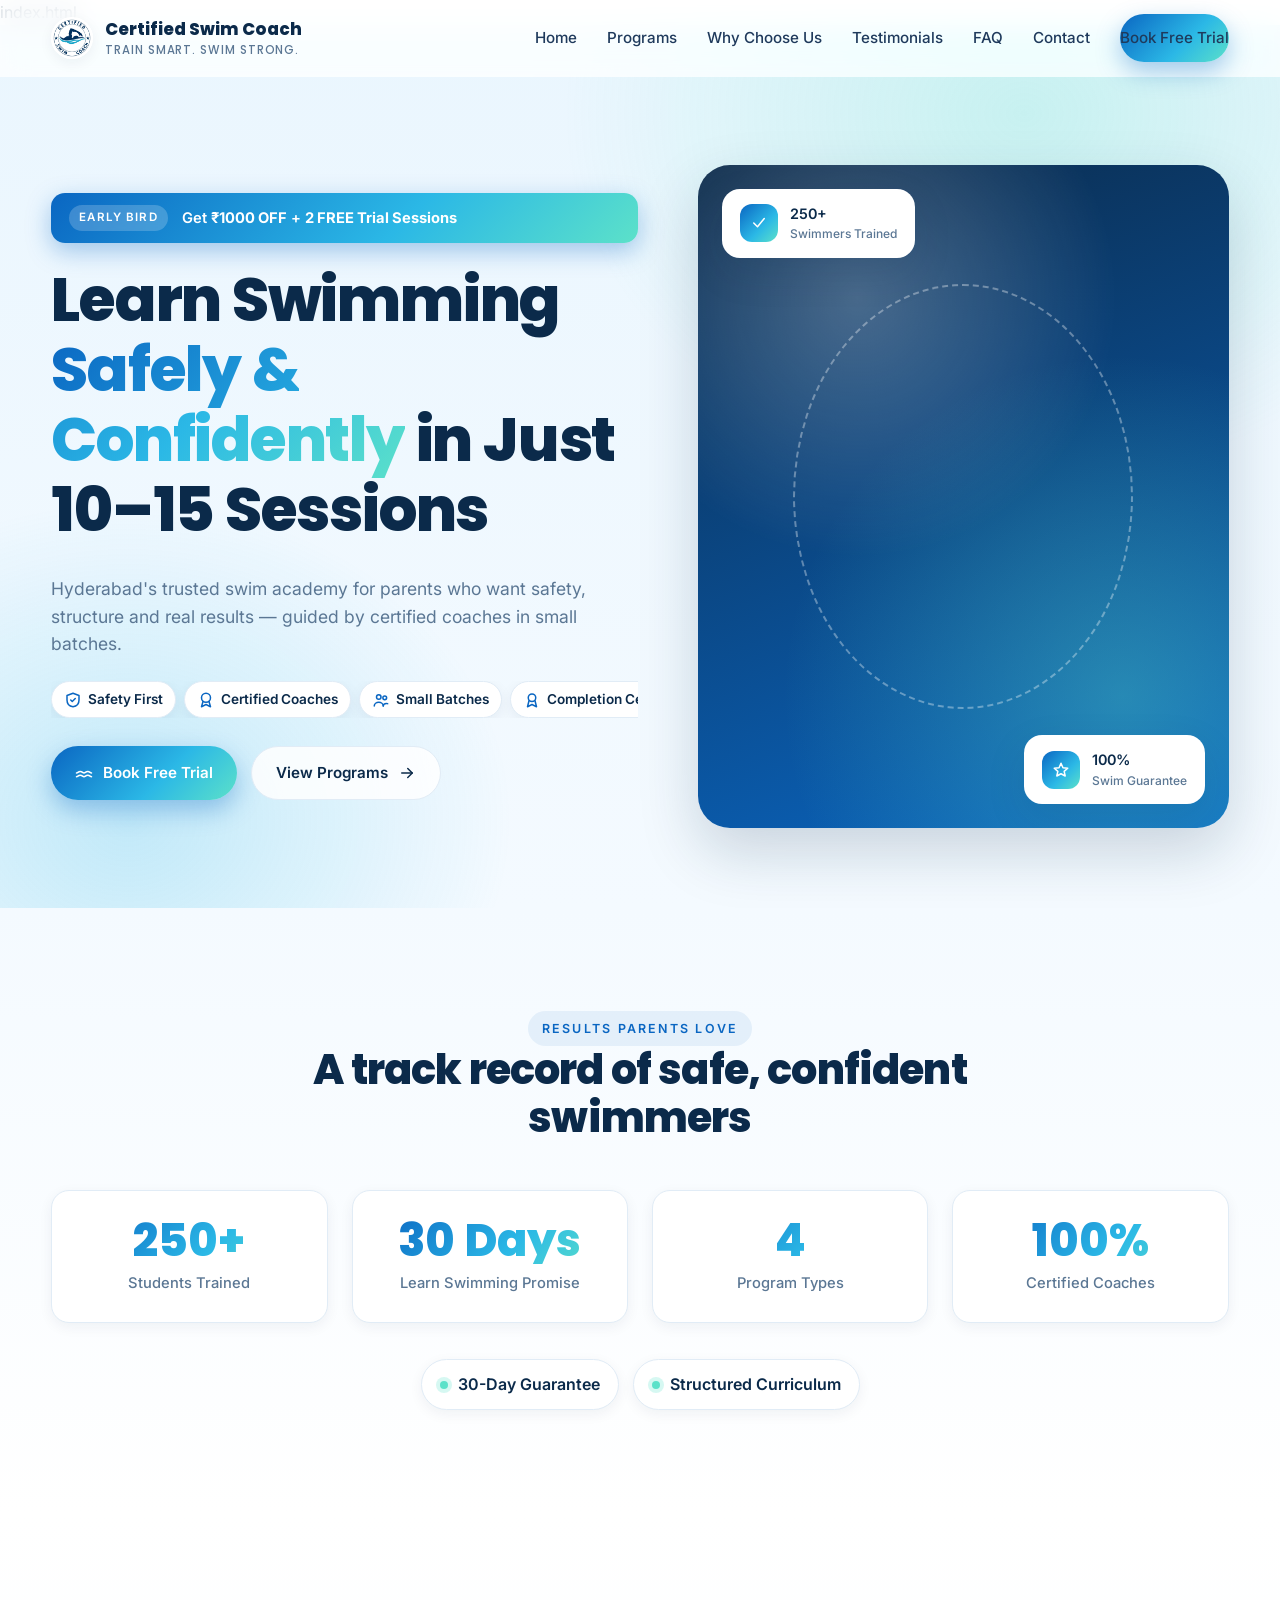
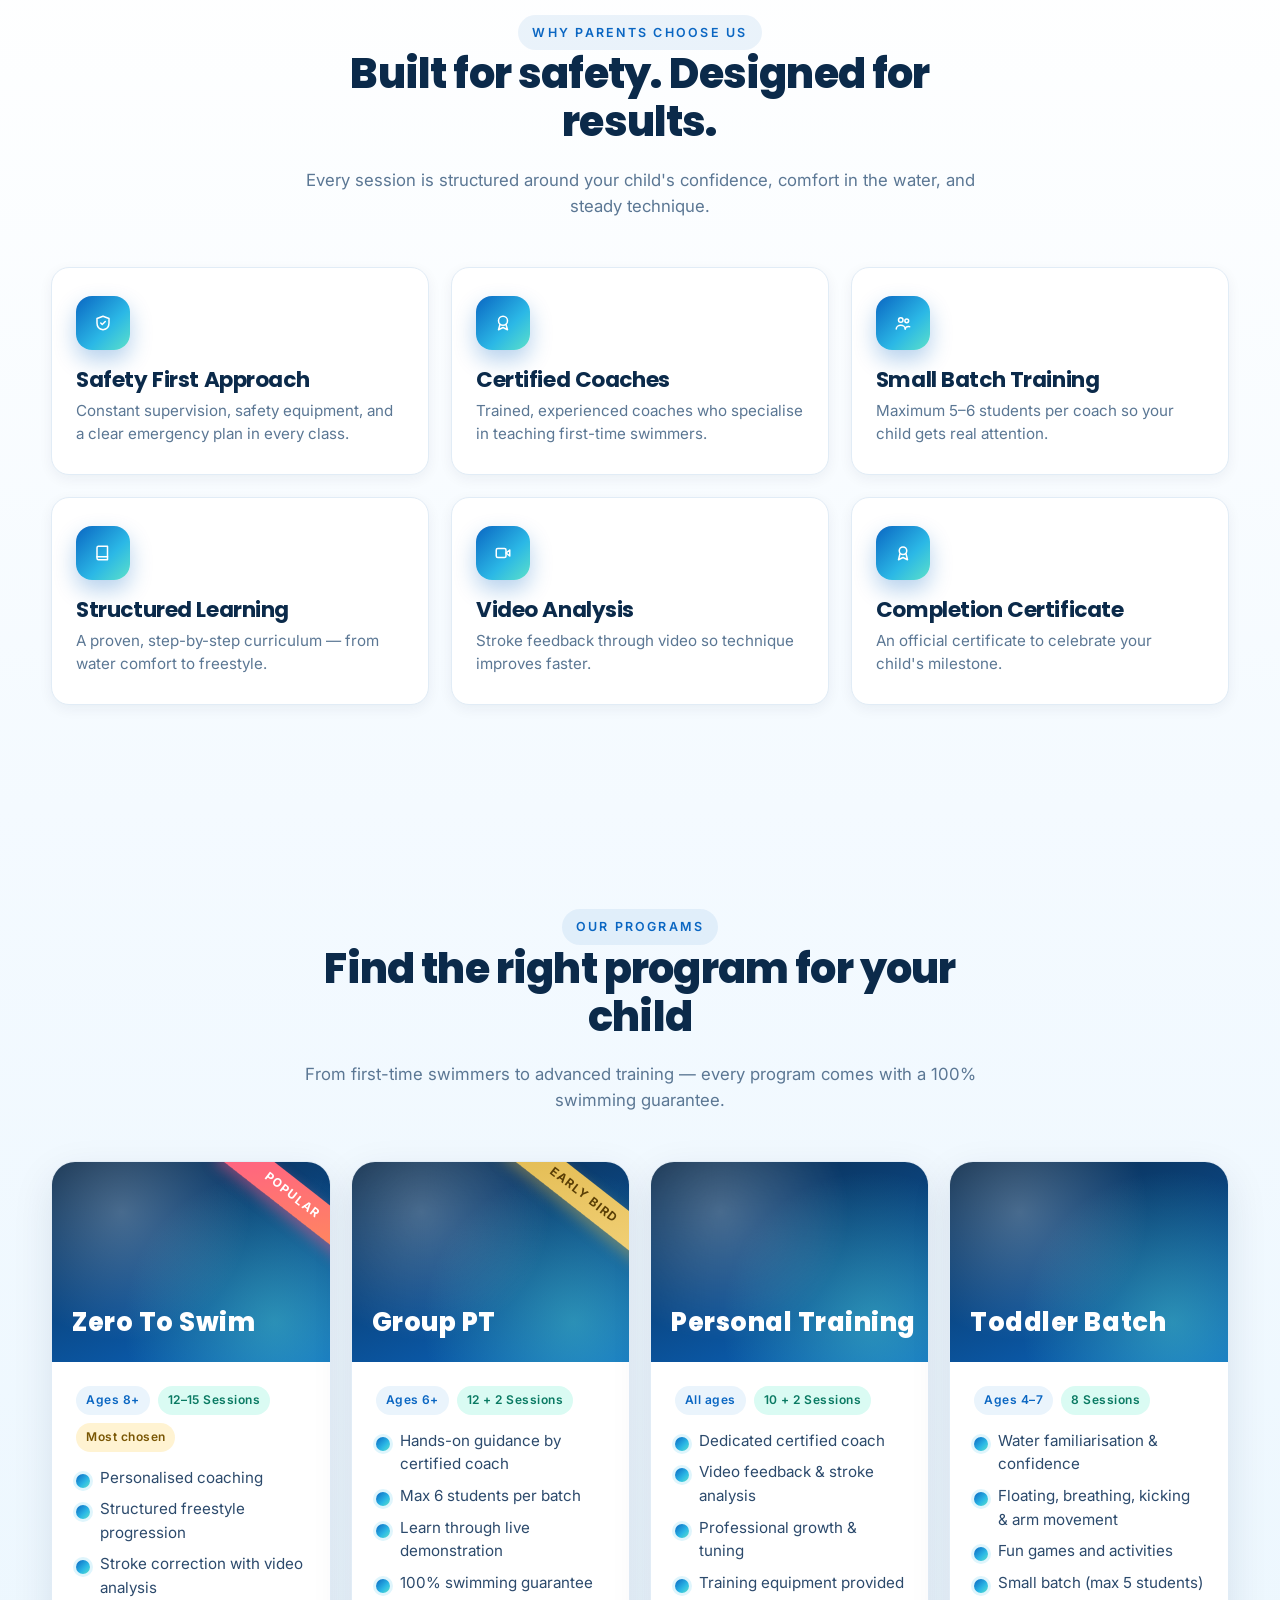
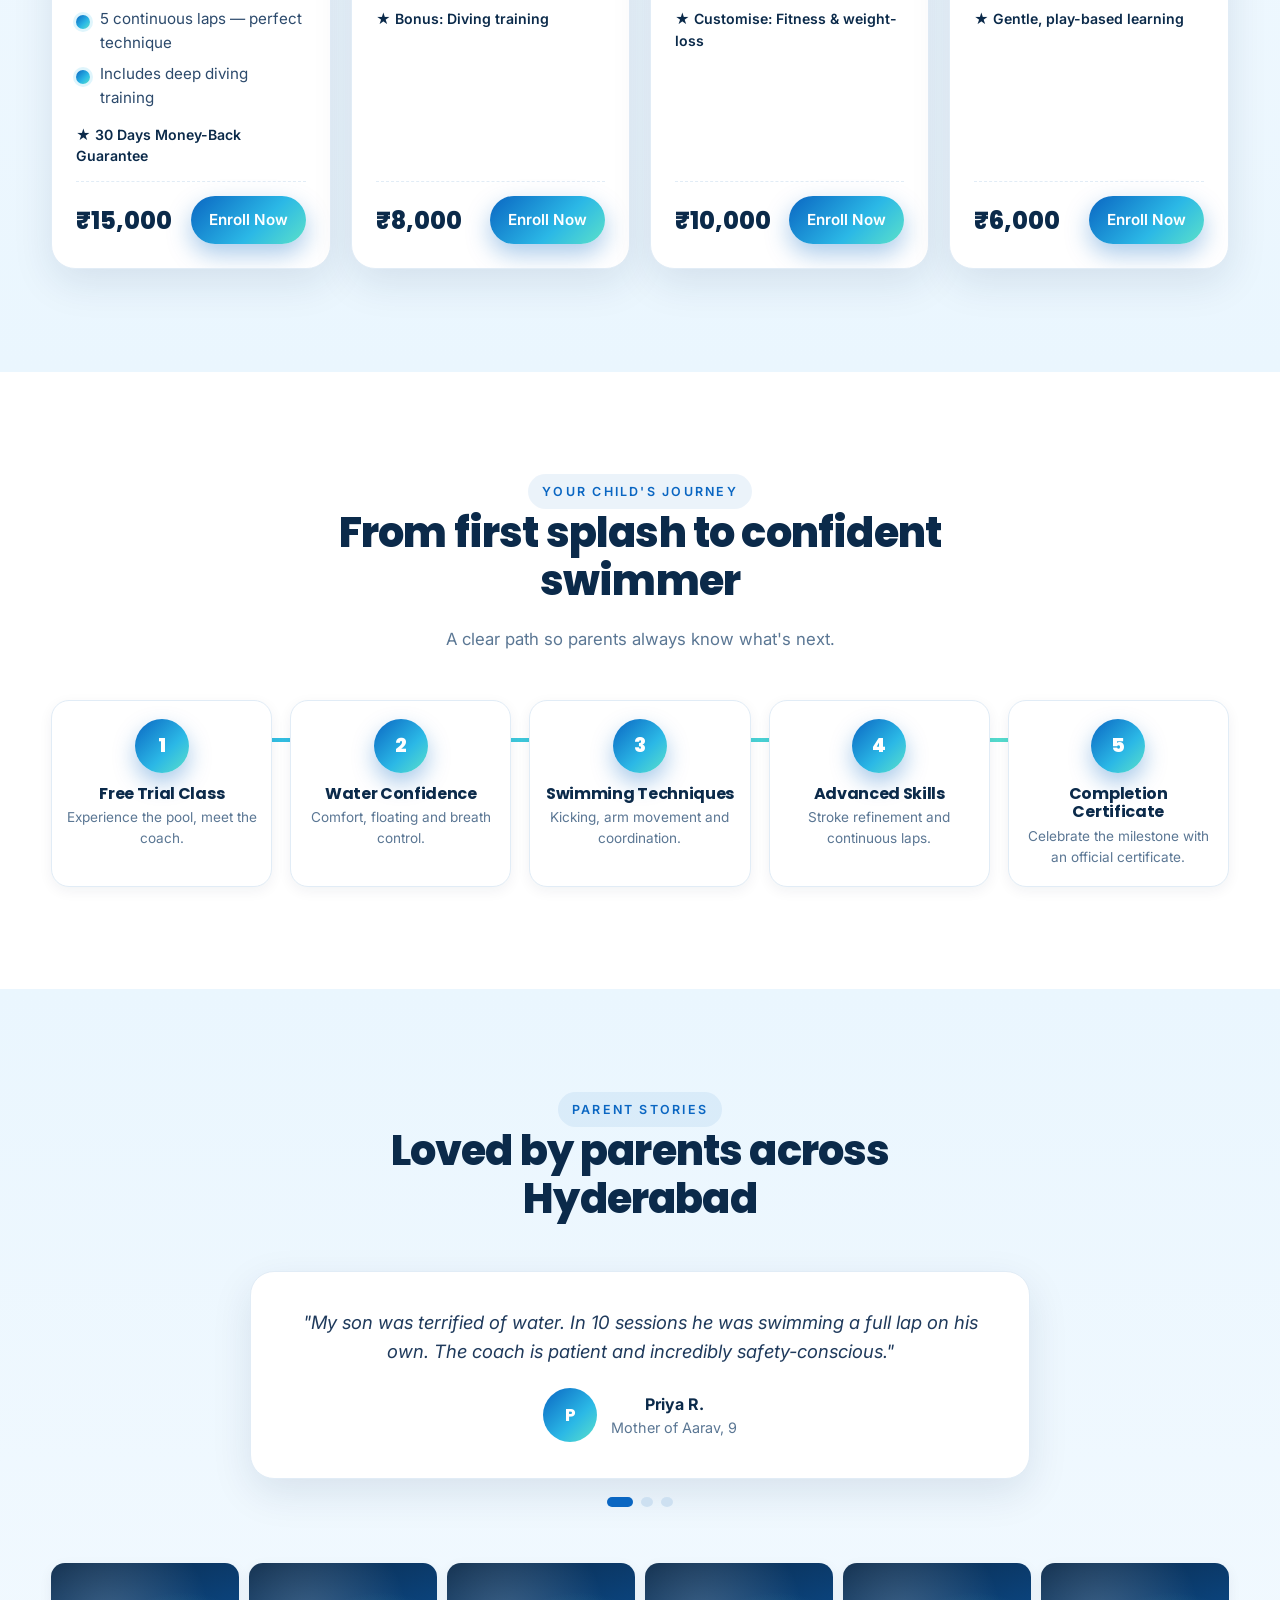
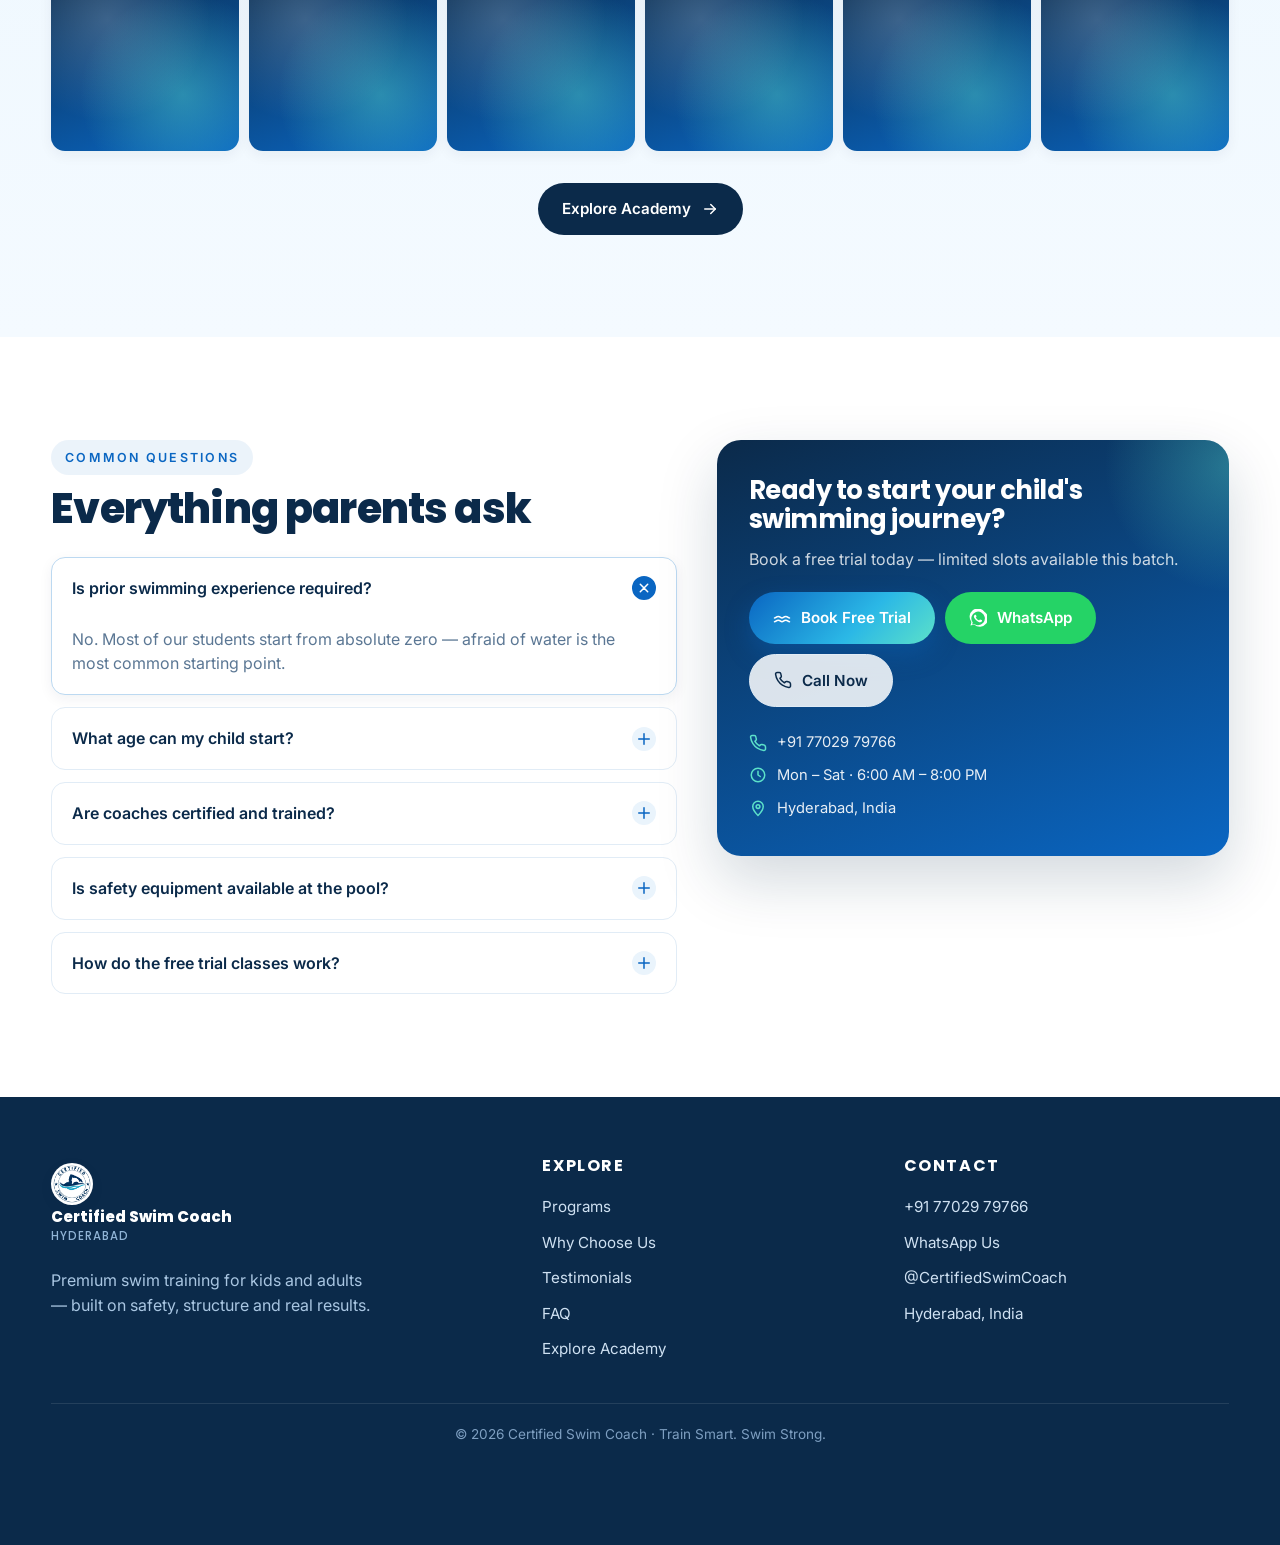
<file: index.html>
index.html

<!DOCTYPE html>
<html lang="en">
<head>
  <meta charset="utf-8">
  <meta name="viewport" content="width=device-width, initial-scale=1">
  <title>Certified Swim Coach — Learn Swimming Safely in 10–15 Sessions | Hyderabad</title>
  <meta name="description" content="Hyderabad's trusted swim academy. 250+ swimmers trained. Certified coaches, small batches, safety-first. Book a free trial today.">
  <meta property="og:title" content="Certified Swim Coach — Hyderabad">
  <meta property="og:description" content="Certified coaches. Small batches. Safety first. 100% swimming guarantee. Book a free trial.">
  <meta property="og:type" content="website">
  <link rel="preconnect" href="https://fonts.googleapis.com">
  <link rel="preconnect" href="https://fonts.gstatic.com" crossorigin>
  <link href="https://fonts.googleapis.com/css2?family=Inter:wght@400;500;600;700&family=Poppins:wght@600;700;800;900&display=swap" rel="stylesheet">
  <link rel="stylesheet" href="css/style.css?v=3">
  <link rel="stylesheet" href="https://cdnjs.cloudflare.com/ajax/libs/font-awesome/6.5.2/css/all.min.css">
</head>
<body>

  <header class="nav">
    <div class="container nav-inner">
      <a href="#top" class="brand">
        <img src="assets/images/logo.jpeg" alt="Certified Swim Coach logo">
        <span>Certified Swim Coach<small>TRAIN SMART. SWIM STRONG.</small></span>
      </a>
      <nav class="nav-links" aria-label="Primary">
        <a href="#top">Home</a>
        <a href="#programs">Programs</a>
        <a href="#why">Why Choose Us</a>
        <a href="#testimonials">Testimonials</a>
        <a href="#faq">FAQ</a>
        <a href="#contact">Contact</a>
        <a href="#" data-open-trial class="btn btn-primary">Book Free Trial</a>
      </nav>
      <button class="nav-toggle" aria-label="Menu"><span></span></button>
    </div>
  </header>

  <section id="top" class="hero">
    <div class="bubbles"></div>
    <div class="container hero-grid">
      <div class="reveal">
        <div class="early-bird">
          <span class="pill">Early Bird</span>
          <span>Get <b>₹1000 OFF</b> + <b>2 FREE Trial Sessions</b></span>
        </div>
        <h1>Learn Swimming <span class="accent">Safely &amp; Confidently</span> in Just 10–15 Sessions</h1>
        <p class="lead">Hyderabad's trusted swim academy for parents who want safety, structure and real results — guided by certified coaches in small batches.</p>
        <div class="hero-trust">
          <span class="trust-chip">
            <svg width="18" height="18" fill="none" stroke="currentColor" stroke-width="2" stroke-linecap="round" stroke-linejoin="round" viewBox="0 0 24 24"><path d="M12 3 4 6v6c0 5 3.4 8.4 8 9 4.6-.6 8-4 8-9V6l-8-3Z"></path><path d="m9 12 2 2 4-4"></path></svg>
            Safety First
          </span>
          <span class="trust-chip">
            <svg width="18" height="18" fill="none" stroke="currentColor" stroke-width="2" stroke-linecap="round" stroke-linejoin="round" viewBox="0 0 24 24"><circle cx="12" cy="9" r="6"></circle><path d="m8 14-2 7 6-3 6 3-2-7"></path></svg>
            Certified Coaches
          </span>
          <span class="trust-chip">
            <svg width="18" height="18" fill="none" stroke="currentColor" stroke-width="2" stroke-linecap="round" stroke-linejoin="round" viewBox="0 0 24 24"><circle cx="9" cy="8" r="3"></circle><circle cx="17" cy="9" r="2.5"></circle><path d="M3 20c0-3 3-5 6-5s6 2 6 5"></path><path d="M15 20c0-2 2-3.5 4-3.5s2 .5 2 .5"></path></svg>
            Small Batches
          </span>
          <span class="trust-chip">
            <svg width="18" height="18" fill="none" stroke="currentColor" stroke-width="2" stroke-linecap="round" stroke-linejoin="round" viewBox="0 0 24 24"><circle cx="12" cy="9" r="5"></circle><path d="m8 13-2 8 6-3 6 3-2-8"></path></svg>
            Completion Certificate
          </span>
        </div>
        <div class="cta-row">
          <a href="#" data-open-trial class="btn btn-primary">
            <svg width="18" height="18" fill="none" stroke="currentColor" stroke-width="2" stroke-linecap="round" stroke-linejoin="round" viewBox="0 0 24 24"><path d="M2 12c2 0 2-2 5-2s3 2 5 2 2-2 5-2 3 2 5 2"></path><path d="M2 17c2 0 2-2 5-2s3 2 5 2 2-2 5-2 3 2 5 2"></path></svg>
            Book Free Trial
          </a>
          <a href="#programs" class="btn btn-ghost">
            View Programs
            <svg width="18" height="18" fill="none" stroke="currentColor" stroke-width="2" stroke-linecap="round" stroke-linejoin="round" viewBox="0 0 24 24"><path d="M5 12h14"></path><path d="m13 6 6 6-6 6"></path></svg>
          </a>
        </div>
      </div>
      <div class="hero-visual reveal" aria-hidden="true">
        <div class="water-ring"></div>
        <div class="badge-float b1">
          <div class="icon">
            <svg width="18" height="18" fill="none" stroke="currentColor" stroke-width="2" stroke-linecap="round" stroke-linejoin="round" viewBox="0 0 24 24"><path d="m5 12 5 5 9-11"></path></svg>
          </div>
          <div>250+<br><small style="color:var(--muted);font-weight:500">Swimmers Trained</small></div>
        </div>
        <div class="badge-float b2">
          <div class="icon">
            <svg width="18" height="18" fill="none" stroke="currentColor" stroke-width="2" stroke-linecap="round" stroke-linejoin="round" viewBox="0 0 24 24"><path d="m12 3 2.6 6 6.4.6-4.8 4.2 1.4 6.2L12 17l-5.6 3 1.4-6.2L3 9.6 9.4 9Z"></path></svg>
          </div>
          <div>100%<br><small style="color:var(--muted);font-weight:500">Swim Guarantee</small></div>
        </div>
      </div>
    </div>
  </section>

  <section class="trust-section">
    <div class="container">
      <div class="section-head reveal">
        <span class="eyebrow">Results parents love</span>
        <h2>A track record of safe, confident swimmers</h2>
      </div>
      <div class="counters">
        <div class="counter">
          <div class="num" data-target="250" data-suffix="+">0</div>
          <div class="lbl">Students Trained</div>
        </div>
        <div class="counter">
          <div class="num" data-target="30" data-suffix=" Days">0</div>
          <div class="lbl">Learn Swimming Promise</div>
        </div>
        <div class="counter">
          <div class="num" data-target="4" data-suffix="">0</div>
          <div class="lbl">Program Types</div>
        </div>
        <div class="counter">
          <div class="num" data-target="100" data-suffix="%">0</div>
          <div class="lbl">Certified Coaches</div>
        </div>
      </div>
      <div class="badges reveal">
        <span class="badge"><span class="dot"></span> 30-Day Guarantee</span>
        <span class="badge"><span class="dot"></span> Structured Curriculum</span>
      </div>
    </div>
  </section>

  <section id="why" class="features">
    <div class="container">
      <div class="section-head reveal">
        <span class="eyebrow">Why parents choose us</span>
        <h2>Built for safety. Designed for results.</h2>
        <p>Every session is structured around your child's confidence, comfort in the water, and steady technique.</p>
      </div>
      <div class="feature-grid">
        <div class="feature reveal">
          <div class="ico">
            <svg width="18" height="18" fill="none" stroke="currentColor" stroke-width="2" stroke-linecap="round" stroke-linejoin="round" viewBox="0 0 24 24"><path d="M12 3 4 6v6c0 5 3.4 8.4 8 9 4.6-.6 8-4 8-9V6l-8-3Z"></path><path d="m9 12 2 2 4-4"></path></svg>
          </div>
          <h3>Safety First Approach</h3>
          <p>Constant supervision, safety equipment, and a clear emergency plan in every class.</p>
        </div>
        <div class="feature reveal">
          <div class="ico">
            <svg width="18" height="18" fill="none" stroke="currentColor" stroke-width="2" stroke-linecap="round" stroke-linejoin="round" viewBox="0 0 24 24"><circle cx="12" cy="9" r="6"></circle><path d="m8 14-2 7 6-3 6 3-2-7"></path></svg>
          </div>
          <h3>Certified Coaches</h3>
          <p>Trained, experienced coaches who specialise in teaching first-time swimmers.</p>
        </div>
        <div class="feature reveal">
          <div class="ico">
            <svg width="18" height="18" fill="none" stroke="currentColor" stroke-width="2" stroke-linecap="round" stroke-linejoin="round" viewBox="0 0 24 24"><circle cx="9" cy="8" r="3"></circle><circle cx="17" cy="9" r="2.5"></circle><path d="M3 20c0-3 3-5 6-5s6 2 6 5"></path><path d="M15 20c0-2 2-3.5 4-3.5s2 .5 2 .5"></path></svg>
          </div>
          <h3>Small Batch Training</h3>
          <p>Maximum 5–6 students per coach so your child gets real attention.</p>
        </div>
        <div class="feature reveal">
          <div class="ico">
            <svg width="18" height="18" fill="none" stroke="currentColor" stroke-width="2" stroke-linecap="round" stroke-linejoin="round" viewBox="0 0 24 24"><path d="M4 5a2 2 0 0 1 2-2h12v18H6a2 2 0 0 1-2-2Z"></path><path d="M4 17h14"></path></svg>
          </div>
          <h3>Structured Learning</h3>
          <p>A proven, step-by-step curriculum — from water comfort to freestyle.</p>
        </div>
        <div class="feature reveal">
          <div class="ico">
            <svg width="18" height="18" fill="none" stroke="currentColor" stroke-width="2" stroke-linecap="round" stroke-linejoin="round" viewBox="0 0 24 24"><rect x="3" y="6" width="13" height="12" rx="2"></rect><path d="m21 8-5 4 5 4Z"></path></svg>
          </div>
          <h3>Video Analysis</h3>
          <p>Stroke feedback through video so technique improves faster.</p>
        </div>
        <div class="feature reveal">
          <div class="ico">
            <svg width="18" height="18" fill="none" stroke="currentColor" stroke-width="2" stroke-linecap="round" stroke-linejoin="round" viewBox="0 0 24 24"><circle cx="12" cy="9" r="5"></circle><path d="m8 13-2 8 6-3 6 3-2-8"></path></svg>
          </div>
          <h3>Completion Certificate</h3>
          <p>An official certificate to celebrate your child's milestone.</p>
        </div>
      </div>
    </div>
  </section>

  <section id="programs" class="programs">
    <div class="container">
      <div class="section-head reveal">
        <span class="eyebrow">Our programs</span>
        <h2>Find the right program for your child</h2>
        <p>From first-time swimmers to advanced training — every program comes with a 100% swimming guarantee.</p>
      </div>
      <div class="program-grid">
        <article class="program reveal">
          <span class="ribbon popular">Popular</span>
          <div class="media"><span class="label">Zero To Swim</span></div>
          <div class="body">
            <div class="meta">
              <span class="tag">Ages 8+</span>
              <span class="tag mint">12–15 Sessions</span>
              <span class="tag gold">Most chosen</span>
            </div>
            <ul>
              <li>Personalised coaching</li>
              <li>Structured freestyle progression</li>
              <li>Stroke correction with video analysis</li>
              <li>5 continuous laps — perfect technique</li>
              <li>Includes deep diving training</li>
            </ul>
            <p style="margin:0;font-size:.88rem;color:var(--navy);font-weight:600">★ 30 Days Money-Back Guarantee</p>
            <div class="price-row">
              <div class="price">₹15,000</div>
              <a href="#" data-open-trial class="btn btn-primary" style="padding:12px 18px">Enroll Now</a>
            </div>
          </div>
        </article>
        <article class="program reveal">
          <span class="ribbon">Early Bird</span>
          <div class="media"><span class="label">Group PT</span></div>
          <div class="body">
            <div class="meta">
              <span class="tag">Ages 6+</span>
              <span class="tag mint">12 + 2 Sessions</span>
            </div>
            <ul>
              <li>Hands-on guidance by certified coach</li>
              <li>Max 6 students per batch</li>
              <li>Learn through live demonstration</li>
              <li>100% swimming guarantee</li>
            </ul>
            <p style="margin:0;font-size:.88rem;color:var(--navy);font-weight:600">★ Bonus: Diving training</p>
            <div class="price-row">
              <div class="price">₹8,000</div>
              <a href="#" data-open-trial class="btn btn-primary" style="padding:12px 18px">Enroll Now</a>
            </div>
          </div>
        </article>
        <article class="program reveal">
          <div class="media"><span class="label">Personal Training</span></div>
          <div class="body">
            <div class="meta">
              <span class="tag">All ages</span>
              <span class="tag mint">10 + 2 Sessions</span>
            </div>
            <ul>
              <li>Dedicated certified coach</li>
              <li>Video feedback &amp; stroke analysis</li>
              <li>Professional growth &amp; tuning</li>
              <li>Training equipment provided</li>
            </ul>
            <p style="margin:0;font-size:.88rem;color:var(--navy);font-weight:600">★ Customise: Fitness &amp; weight-loss</p>
            <div class="price-row">
              <div class="price">₹10,000</div>
              <a href="#" data-open-trial class="btn btn-primary" style="padding:12px 18px">Enroll Now</a>
            </div>
          </div>
        </article>
        <article class="program reveal">
          <div class="media"><span class="label">Toddler Batch</span></div>
          <div class="body">
            <div class="meta">
              <span class="tag">Ages 4–7</span>
              <span class="tag mint">8 Sessions</span>
            </div>
            <ul>
              <li>Water familiarisation &amp; confidence</li>
              <li>Floating, breathing, kicking &amp; arm movement</li>
              <li>Fun games and activities</li>
              <li>Small batch (max 5 students)</li>
            </ul>
            <p style="margin:0;font-size:.88rem;color:var(--navy);font-weight:600">★ Gentle, play-based learning</p>
            <div class="price-row">
              <div class="price">₹6,000</div>
              <a href="#" data-open-trial class="btn btn-primary" style="padding:12px 18px">Enroll Now</a>
            </div>
          </div>
        </article>
      </div>
    </div>
  </section>

  <section class="journey">
    <div class="container">
      <div class="section-head reveal">
        <span class="eyebrow">Your child's journey</span>
        <h2>From first splash to confident swimmer</h2>
        <p>A clear path so parents always know what's next.</p>
      </div>
      <div class="timeline">
        <div class="step reveal">
          <div class="num">1</div>
          <h4>Free Trial Class</h4>
          <p>Experience the pool, meet the coach.</p>
        </div>
        <div class="step reveal">
          <div class="num">2</div>
          <h4>Water Confidence</h4>
          <p>Comfort, floating and breath control.</p>
        </div>
        <div class="step reveal">
          <div class="num">3</div>
          <h4>Swimming Techniques</h4>
          <p>Kicking, arm movement and coordination.</p>
        </div>
        <div class="step reveal">
          <div class="num">4</div>
          <h4>Advanced Skills</h4>
          <p>Stroke refinement and continuous laps.</p>
        </div>
        <div class="step reveal">
          <div class="num">5</div>
          <h4>Completion Certificate</h4>
          <p>Celebrate the milestone with an official certificate.</p>
        </div>
      </div>
    </div>
  </section>

  <section id="testimonials" class="social">
    <div class="container">
      <div class="section-head reveal">
        <span class="eyebrow">Parent stories</span>
        <h2>Loved by parents across Hyderabad</h2>
      </div>
      <div class="testi-wrap reveal">
        <div class="testi">
          <p class="quote">"My son was terrified of water. In 10 sessions he was swimming a full lap on his own. The coach is patient and incredibly safety-conscious."</p>
          <div class="who">
            <div class="avatar">P</div>
            <div><b>Priya R.</b><span>Mother of Aarav, 9</span></div>
          </div>
        </div>
        <div class="testi">
          <p class="quote">"The small batch made all the difference. My daughter actually got individual attention every single class."</p>
          <div class="who">
            <div class="avatar">V</div>
            <div><b>Vikram S.</b><span>Father of Ira, 7</span></div>
          </div>
        </div>
        <div class="testi">
          <p class="quote">"I joined the Zero To Swim program at 32 — terrified of deep water. Today I swim 5 laps confidently. Highly recommended."</p>
          <div class="who">
            <div class="avatar">S</div>
            <div><b>Sneha M.</b><span>Adult learner</span></div>
          </div>
        </div>
        <div class="testi-dots">
          <button aria-label="Slide 1"></button>
          <button aria-label="Slide 2"></button>
          <button aria-label="Slide 3"></button>
        </div>
      </div>
      <div class="gallery">
        <div class="tile reveal"></div>
        <div class="tile reveal"></div>
        <div class="tile reveal"></div>
        <div class="tile reveal"></div>
        <div class="tile reveal"></div>
        <div class="tile reveal"></div>
      </div>
      <div class="gallery-cta reveal">
        <a href="explore.html" class="btn btn-dark">
          Explore Academy
          <svg width="18" height="18" fill="none" stroke="currentColor" stroke-width="2" stroke-linecap="round" stroke-linejoin="round" viewBox="0 0 24 24"><path d="M5 12h14"></path><path d="m13 6 6 6-6 6"></path></svg>
        </a>
      </div>
    </div>
  </section>

  <section id="faq" class="final">
    <div class="container final-grid">
      <div class="reveal">
        <span class="eyebrow">Common questions</span>
        <h2 style="margin-top:10px">Everything parents ask</h2>
        <div class="faq" style="margin-top:24px">
          <div class="faq-item open">
            <button class="faq-q">Is prior swimming experience required? <span class="chev"><svg width="18" height="18" fill="none" stroke="currentColor" stroke-width="2" stroke-linecap="round" stroke-linejoin="round" viewBox="0 0 24 24"><path d="M12 5v14M5 12h14"></path></svg></span></button>
            <div class="faq-a"><p style="margin:8px 0 0">No. Most of our students start from absolute zero — afraid of water is the most common starting point.</p></div>
          </div>
          <div class="faq-item">
            <button class="faq-q">What age can my child start? <span class="chev"><svg width="18" height="18" fill="none" stroke="currentColor" stroke-width="2" stroke-linecap="round" stroke-linejoin="round" viewBox="0 0 24 24"><path d="M12 5v14M5 12h14"></path></svg></span></button>
            <div class="faq-a"><p style="margin:8px 0 0">Children can start from age 4 in our Toddler Batch. Group PT is suitable from age 6+.</p></div>
          </div>
          <div class="faq-item">
            <button class="faq-q">Are coaches certified and trained? <span class="chev"><svg width="18" height="18" fill="none" stroke="currentColor" stroke-width="2" stroke-linecap="round" stroke-linejoin="round" viewBox="0 0 24 24"><path d="M12 5v14M5 12h14"></path></svg></span></button>
            <div class="faq-a"><p style="margin:8px 0 0">Yes — all coaches are certified, experienced, and trained in safety and rescue protocols.</p></div>
          </div>
          <div class="faq-item">
            <button class="faq-q">Is safety equipment available at the pool? <span class="chev"><svg width="18" height="18" fill="none" stroke="currentColor" stroke-width="2" stroke-linecap="round" stroke-linejoin="round" viewBox="0 0 24 24"><path d="M12 5v14M5 12h14"></path></svg></span></button>
            <div class="faq-a"><p style="margin:8px 0 0">Yes. Floats, kickboards, stretcher support and constant supervision are part of every session.</p></div>
          </div>
          <div class="faq-item">
            <button class="faq-q">How do the free trial classes work? <span class="chev"><svg width="18" height="18" fill="none" stroke="currentColor" stroke-width="2" stroke-linecap="round" stroke-linejoin="round" viewBox="0 0 24 24"><path d="M12 5v14M5 12h14"></path></svg></span></button>
            <div class="faq-a"><p style="margin:8px 0 0">Book a slot, come to the pool, meet the coach. Two free trials let you decide before enrolling.</p></div>
          </div>
        </div>
      </div>
      <div id="contact" class="cta-card reveal">
        <h3>Ready to start your child's swimming journey?</h3>
        <p>Book a free trial today — limited slots available this batch.</p>
        <div class="actions">
          <a href="#" data-open-trial class="btn btn-primary">
            <svg width="18" height="18" fill="none" stroke="currentColor" stroke-width="2" stroke-linecap="round" stroke-linejoin="round" viewBox="0 0 24 24"><path d="M2 12c2 0 2-2 5-2s3 2 5 2 2-2 5-2 3 2 5 2"></path><path d="M2 17c2 0 2-2 5-2s3 2 5 2 2-2 5-2 3 2 5 2"></path></svg>
            Book Free Trial
          </a>
          <a href="https://wa.me/917702979766?text=Hi!%20I'd%20like%20to%20book%20a%20free%20trial%20swim%20class." target="_blank" rel="noreferrer" class="btn btn-wa">
            <svg viewBox="0 0 24 24" width="18" height="18" fill="currentColor"><path d="M20.5 3.5A11 11 0 0 0 3.2 17.2L2 22l4.9-1.3A11 11 0 1 0 20.5 3.5Zm-8.5 18a9 9 0 0 1-4.6-1.3l-.3-.2-2.9.8.8-2.8-.2-.3A9 9 0 1 1 12 21.5Zm5-6.6c-.3-.1-1.6-.8-1.9-.9-.2-.1-.4-.1-.6.1-.2.3-.7.9-.8 1-.2.2-.3.2-.6 0-.3-.1-1.2-.4-2.3-1.4-.9-.8-1.4-1.7-1.6-2-.2-.3 0-.5.1-.6.1-.1.3-.3.4-.5.1-.2.2-.3.3-.5.1-.2 0-.4 0-.5l-.7-1.7c-.2-.4-.4-.4-.6-.4h-.5c-.2 0-.5.1-.7.4-.3.3-1 .9-1 2.2 0 1.3 1 2.6 1.1 2.7.1.2 2 3 4.7 4.1 1.6.7 2.3.7 3.1.6.5-.1 1.6-.7 1.8-1.3.2-.6.2-1.1.2-1.2-.1-.1-.3-.2-.5-.3Z"></path></svg>
            WhatsApp
          </a>
          <a href="tel:+917702979766" class="btn btn-ghost">
            <svg width="18" height="18" fill="none" stroke="currentColor" stroke-width="2" stroke-linecap="round" stroke-linejoin="round" viewBox="0 0 24 24"><path d="M22 16.9v3a2 2 0 0 1-2.2 2 19.8 19.8 0 0 1-8.6-3.1 19.5 19.5 0 0 1-6-6A19.8 19.8 0 0 1 2.1 4.2 2 2 0 0 1 4.1 2h3a2 2 0 0 1 2 1.7c.1.9.3 1.8.6 2.7a2 2 0 0 1-.5 2.1L7.9 9.8a16 16 0 0 0 6 6l1.3-1.3a2 2 0 0 1 2.1-.5c.9.3 1.8.5 2.7.6a2 2 0 0 1 1.7 2Z"></path></svg>
            Call Now
          </a>
        </div>
        <div class="info">
          <div>
            <svg width="18" height="18" fill="none" stroke="currentColor" stroke-width="2" stroke-linecap="round" stroke-linejoin="round" viewBox="0 0 24 24"><path d="M22 16.9v3a2 2 0 0 1-2.2 2 19.8 19.8 0 0 1-8.6-3.1 19.5 19.5 0 0 1-6-6A19.8 19.8 0 0 1 2.1 4.2 2 2 0 0 1 4.1 2h3a2 2 0 0 1 2 1.7c.1.9.3 1.8.6 2.7a2 2 0 0 1-.5 2.1L7.9 9.8a16 16 0 0 0 6 6l1.3-1.3a2 2 0 0 1 2.1-.5c.9.3 1.8.5 2.7.6a2 2 0 0 1 1.7 2Z"></path></svg>
            +91 77029 79766
          </div>
          <div>
            <svg width="18" height="18" fill="none" stroke="currentColor" stroke-width="2" stroke-linecap="round" stroke-linejoin="round" viewBox="0 0 24 24"><circle cx="12" cy="12" r="9"></circle><path d="M12 7v5l3 2"></path></svg>
            Mon – Sat · 6:00 AM – 8:00 PM
          </div>
          <div>
            <svg width="18" height="18" fill="none" stroke="currentColor" stroke-width="2" stroke-linecap="round" stroke-linejoin="round" viewBox="0 0 24 24"><path d="M12 22s7-7 7-12a7 7 0 0 0-14 0c0 5 7 12 7 12Z"></path><circle cx="12" cy="10" r="2.5"></circle></svg>
            Hyderabad, India
          </div>
        </div>
      </div>
    </div>
  </section>

  <footer class="footer">
    <div class="container">
      <div class="footer-grid">
        <div>
          <a href="#top" class="brand">
            <img src="assets/images/logo.jpeg" alt="">
            <span>Certified Swim Coach<small>Hyderabad</small></span>
          </a>
          <p style="margin-top:16px;color:#a9c6e2;max-width:320px">Premium swim training for kids and adults — built on safety, structure and real results.</p>
        </div>
        <div>
          <h4>Explore</h4>
          <a href="#programs">Programs</a>
          <a href="#why">Why Choose Us</a>
          <a href="#testimonials">Testimonials</a>
          <a href="#faq">FAQ</a>
          <a href="explore.html">Explore Academy</a>
        </div>
        <div>
          <h4>Contact</h4>
          <a href="tel:+917702979766">+91 77029 79766</a>
          <a href="https://wa.me/917702979766?text=Hi!%20I'd%20like%20to%20book%20a%20free%20trial%20swim%20class." target="_blank" rel="noreferrer">WhatsApp Us</a>
          <a href="https://instagram.com/certifiedswimcoach" target="_blank" rel="noreferrer">@CertifiedSwimCoach</a>
          <a href="#contact">Hyderabad, India</a>
        </div>
      </div>
      <div class="legal">© 2026 Certified Swim Coach · Train Smart. Swim Strong.</div>
    </div>
  </footer>

  <div class="mobile-cta">
    <a href="#" data-open-trial class="m-trial">
      <svg width="18" height="18" fill="none" stroke="currentColor" stroke-width="2" stroke-linecap="round" stroke-linejoin="round" viewBox="0 0 24 24"><path d="M2 12c2 0 2-2 5-2s3 2 5 2 2-2 5-2 3 2 5 2"></path><path d="M2 17c2 0 2-2 5-2s3 2 5 2 2-2 5-2 3 2 5 2"></path></svg>
      Book Trial
    </a>
    <a href="https://wa.me/917702979766?text=Hi!%20I'd%20like%20to%20book%20a%20free%20trial%20swim%20class." target="_blank" rel="noreferrer" class="m-wa">
      <svg viewBox="0 0 24 24" width="18" height="18" fill="currentColor"><path d="M20.5 3.5A11 11 0 0 0 3.2 17.2L2 22l4.9-1.3A11 11 0 1 0 20.5 3.5Zm-8.5 18a9 9 0 0 1-4.6-1.3l-.3-.2-2.9.8.8-2.8-.2-.3A9 9 0 1 1 12 21.5Zm5-6.6c-.3-.1-1.6-.8-1.9-.9-.2-.1-.4-.1-.6.1-.2.3-.7.9-.8 1-.2.2-.3.2-.6 0-.3-.1-1.2-.4-2.3-1.4-.9-.8-1.4-1.7-1.6-2-.2-.3 0-.5.1-.6.1-.1.3-.3.4-.5.1-.2.2-.3.3-.5.1-.2 0-.4 0-.5l-.7-1.7c-.2-.4-.4-.4-.6-.4h-.5c-.2 0-.5.1-.7.4-.3.3-1 .9-1 2.2 0 1.3 1 2.6 1.1 2.7.1.2 2 3 4.7 4.1 1.6.7 2.3.7 3.1.6.5-.1 1.6-.7 1.8-1.3.2-.6.2-1.1.2-1.2-.1-.1-.3-.2-.5-.3Z"></path></svg>
      WhatsApp
    </a>
    <a href="tel:+917702979766" class="m-call">
      <svg width="18" height="18" fill="none" stroke="currentColor" stroke-width="2" stroke-linecap="round" stroke-linejoin="round" viewBox="0 0 24 24"><path d="M22 16.9v3a2 2 0 0 1-2.2 2 19.8 19.8 0 0 1-8.6-3.1 19.5 19.5 0 0 1-6-6A19.8 19.8 0 0 1 2.1 4.2 2 2 0 0 1 4.1 2h3a2 2 0 0 1 2 1.7c.1.9.3 1.8.6 2.7a2 2 0 0 1-.5 2.1L7.9 9.8a16 16 0 0 0 6 6l1.3-1.3a2 2 0 0 1 2.1-.5c.9.3 1.8.5 2.7.6a2 2 0 0 1 1.7 2Z"></path></svg>
      Call
    </a>
  </div>

  <div class="modal" id="trial-modal" role="dialog" aria-modal="true">
    <div class="modal-card">
      <button class="x" aria-label="Close">
        <svg width="18" height="18" fill="none" stroke="currentColor" stroke-width="2" stroke-linecap="round" stroke-linejoin="round" viewBox="0 0 24 24"><path d="M6 6l12 12M18 6 6 18"></path></svg>
      </button>
      <span class="eyebrow">Free trial</span>
      <h3 style="margin-top:8px">Book your free trial</h3>
      <p>Fill in details — we'll confirm your slot on WhatsApp within an hour.</p>
      <form id="trial-form">
        <div class="field">
          <label>Parent / Swimmer name</label>
          <input required placeholder="Full name" name="name">
        </div>
        <div class="field">
          <label>Phone</label>
          <input required placeholder="+91 …" name="phone">
        </div>
        <div class="field">
          <label>Program</label>
          <select name="program">
            <option>Zero To Swim</option>
            <option selected>Group PT</option>
            <option>Personal Training</option>
            <option>Toddler Batch</option>
          </select>
        </div>
        <div class="field">
          <label>Preferred date</label>
          <input type="date" required name="date">
        </div>
        <button type="submit" class="btn btn-primary" style="width:100%">Confirm on WhatsApp</button>
      </form>
    </div>
  </div>

  <script src="js/icons.js"></script>
  <script src="js/script.js"></script>
</body>
</html>
</file>
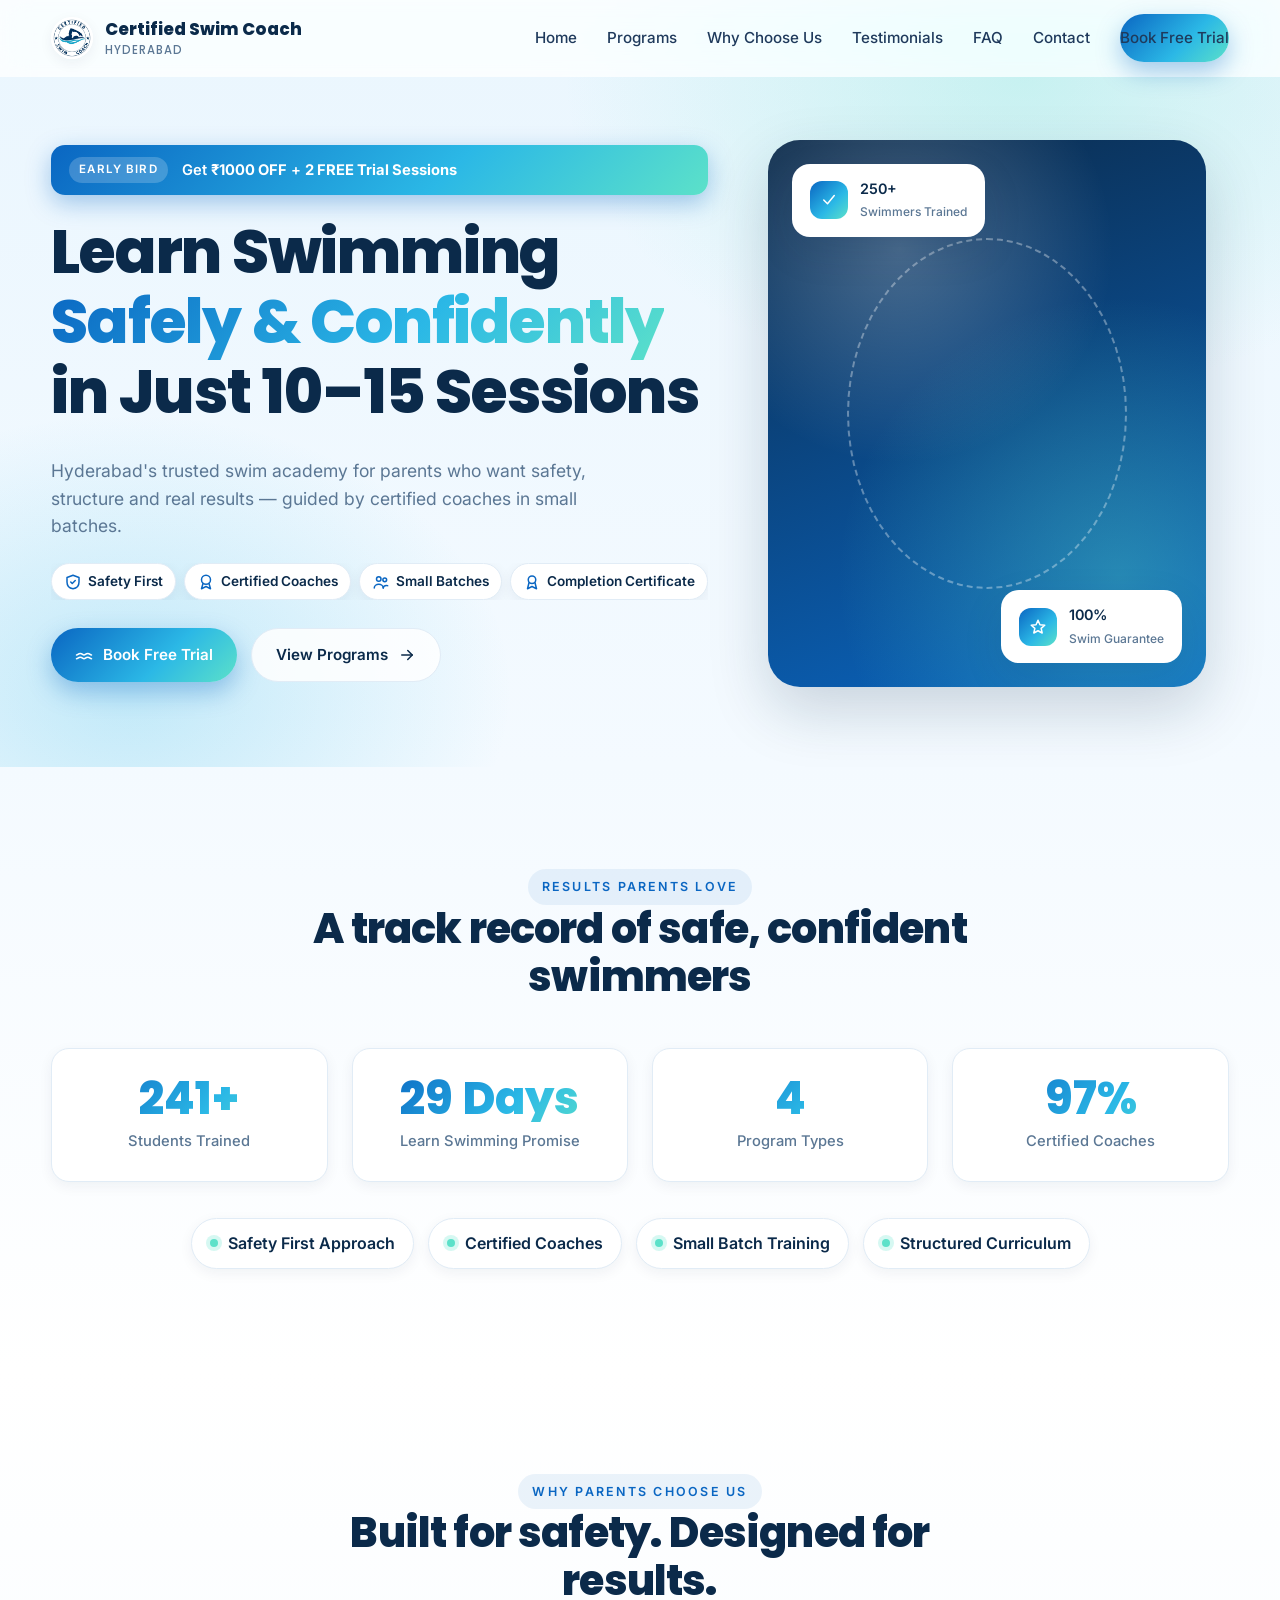
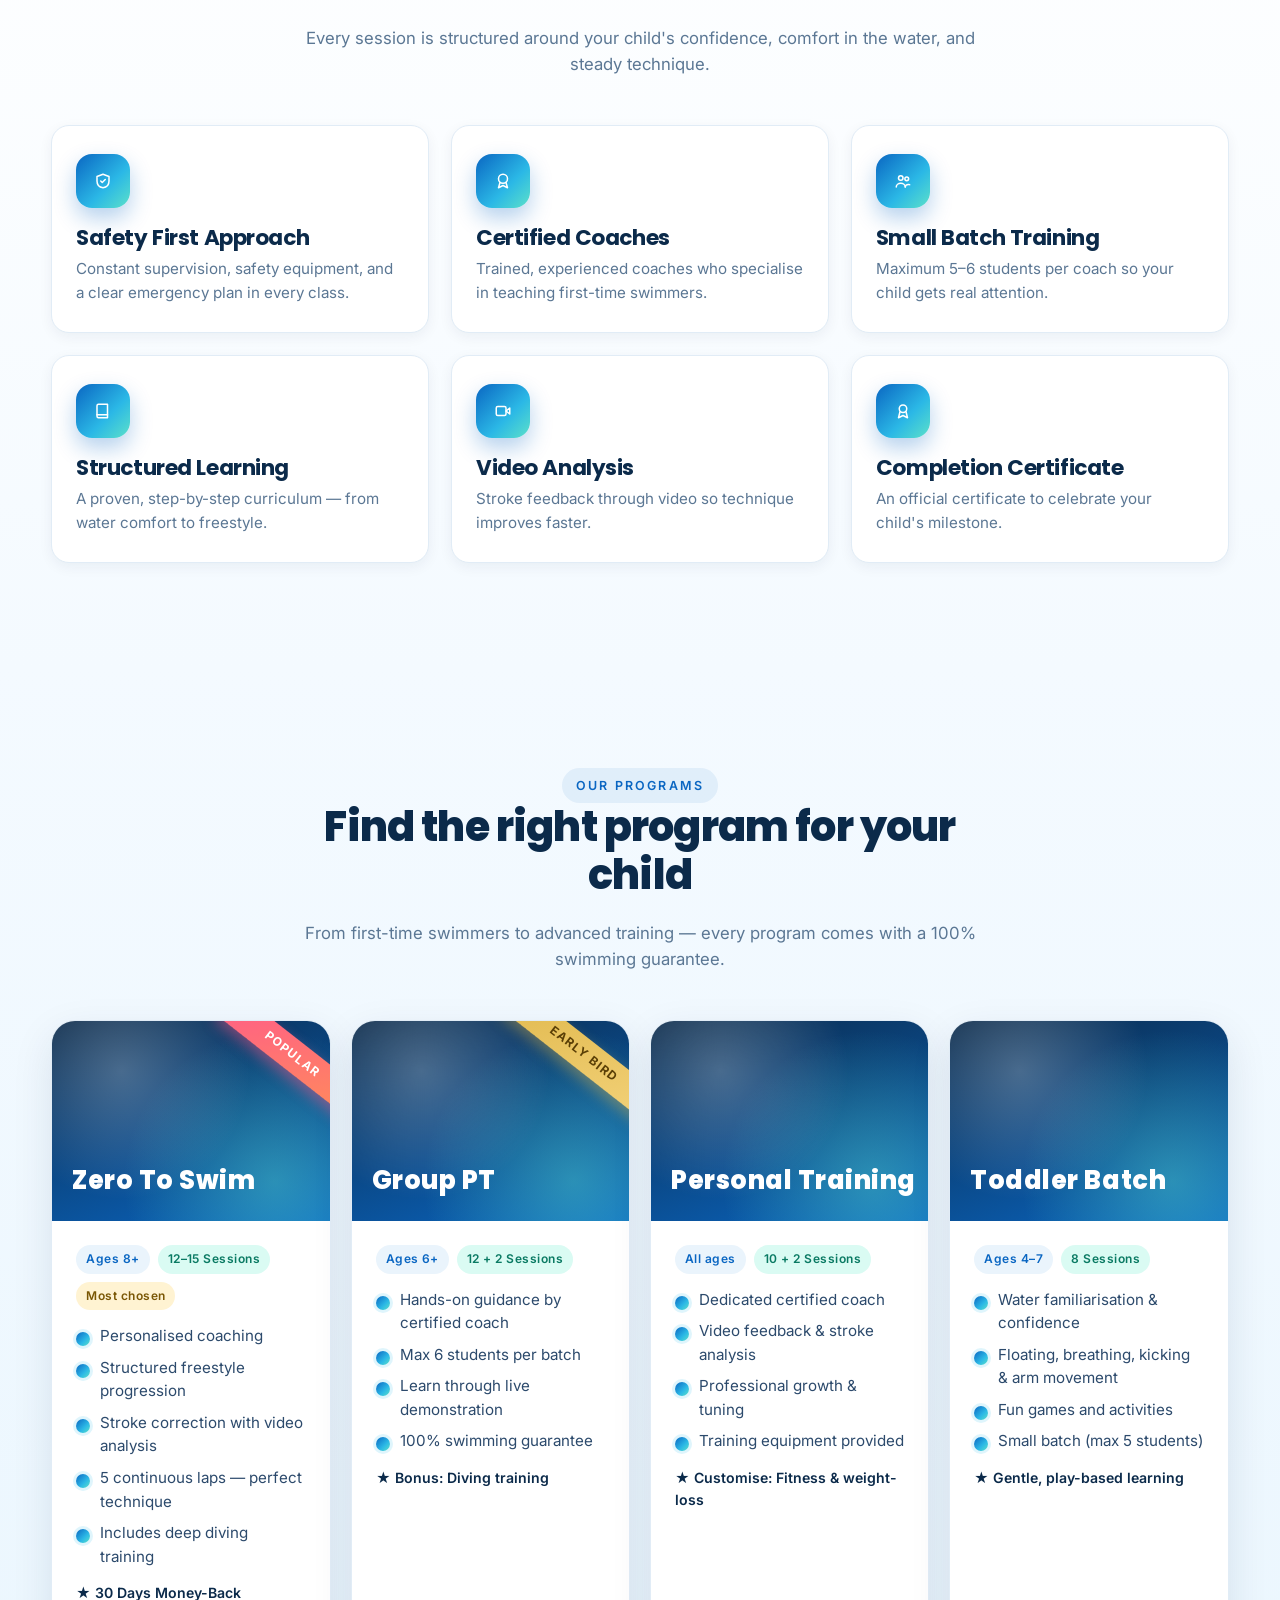
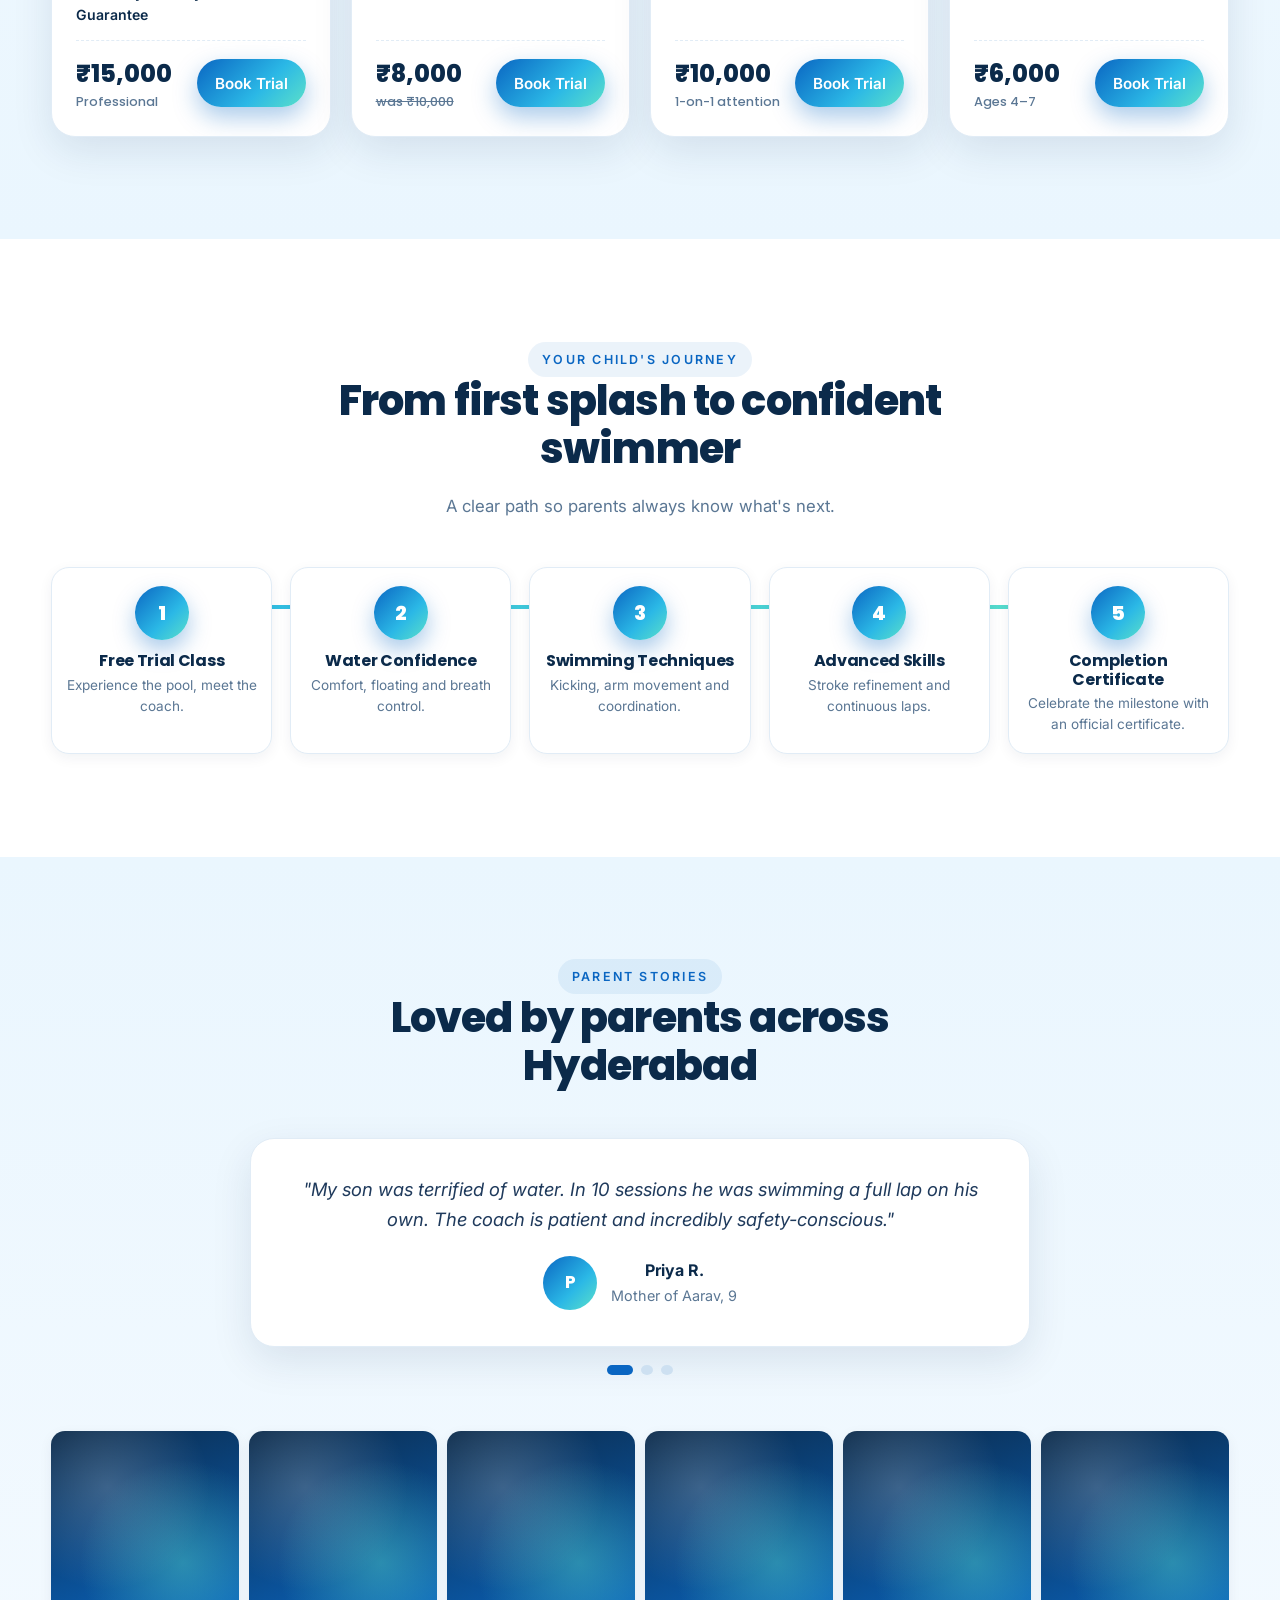
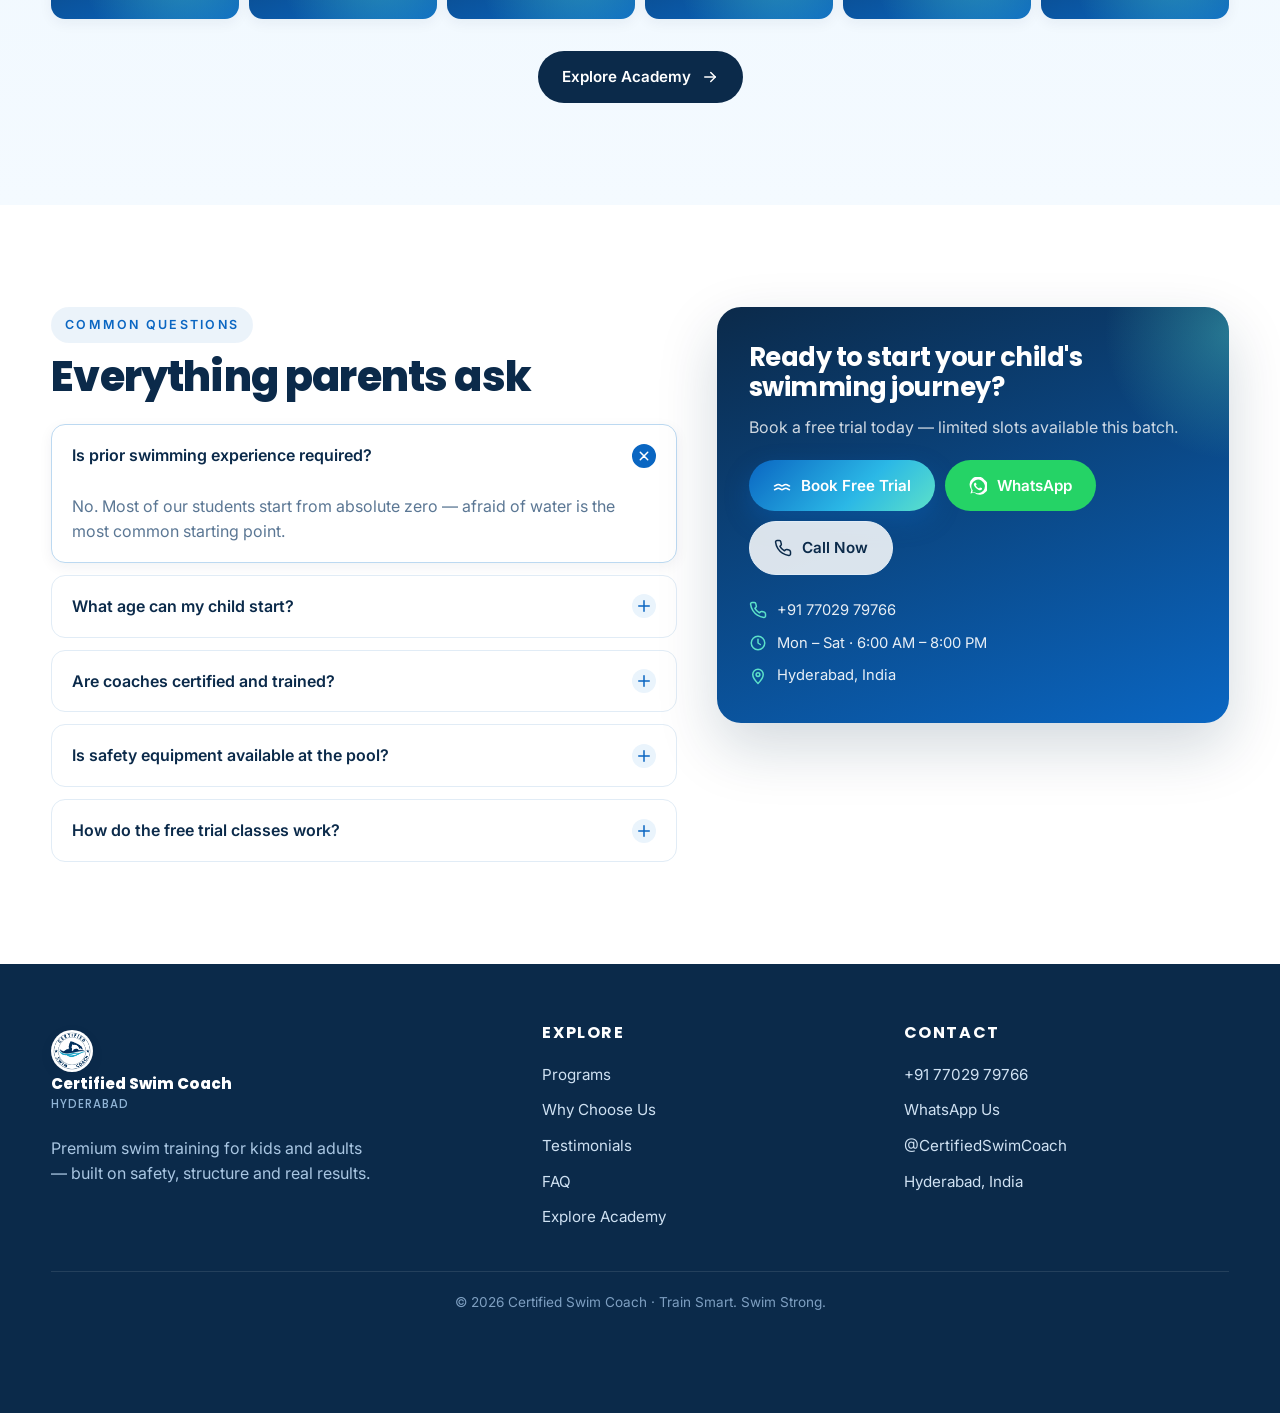
<file: certified-swim-coach-main (1)/certified-swim-coach-main/index.html>
<!DOCTYPE html>
<html lang="en">
<head>
  <meta charset="utf-8">
  <meta name="viewport" content="width=device-width, initial-scale=1">
  <title>Certified Swim Coach — Learn Swimming Safely in 10–15 Sessions | Hyderabad</title>
  <meta name="description" content="Hyderabad's trusted swim academy. 250+ swimmers trained. Certified coaches, small batches, safety-first. Book a free trial today.">
  <meta property="og:title" content="Certified Swim Coach — Hyderabad">
  <meta property="og:description" content="Certified coaches. Small batches. Safety first. 100% swimming guarantee. Book a free trial.">
  <meta property="og:type" content="website">
  <link rel="preconnect" href="https://fonts.googleapis.com">
  <link rel="preconnect" href="https://fonts.gstatic.com" crossorigin>
  <link href="https://fonts.googleapis.com/css2?family=Inter:wght@400;500;600;700&family=Poppins:wght@600;700;800;900&display=swap" rel="stylesheet">
  <link rel="stylesheet" href="css/style.css">
</head>
<body>

  <header class="nav">
    <div class="container nav-inner">
      <a href="#top" class="brand">
        <img src="assets/images/logo.jpeg" alt="Certified Swim Coach logo">
        <span>Certified Swim Coach<small>Hyderabad</small></span>
      </a>
      <nav class="nav-links" aria-label="Primary">
        <a href="#top">Home</a>
        <a href="#programs">Programs</a>
        <a href="#why">Why Choose Us</a>
        <a href="#testimonials">Testimonials</a>
        <a href="#faq">FAQ</a>
        <a href="#contact">Contact</a>
        <a href="#" data-open-trial class="btn btn-primary">Book Free Trial</a>
      </nav>
      <button class="nav-toggle" aria-label="Menu"><span></span></button>
    </div>
  </header>

  <section id="top" class="hero">
    <div class="bubbles"></div>
    <div class="container hero-grid">
      <div class="reveal">
        <div class="early-bird">
          <span class="pill">Early Bird</span>
          <span>Get <b>₹1000 OFF</b> + <b>2 FREE Trial Sessions</b></span>
        </div>
        <h1>Learn Swimming <span class="accent">Safely &amp; Confidently</span> in Just 10–15 Sessions</h1>
        <p class="lead">Hyderabad's trusted swim academy for parents who want safety, structure and real results — guided by certified coaches in small batches.</p>
        <div class="hero-trust">
          <span class="trust-chip">
            <svg width="18" height="18" fill="none" stroke="currentColor" stroke-width="2" stroke-linecap="round" stroke-linejoin="round" viewBox="0 0 24 24"><path d="M12 3 4 6v6c0 5 3.4 8.4 8 9 4.6-.6 8-4 8-9V6l-8-3Z"></path><path d="m9 12 2 2 4-4"></path></svg>
            Safety First
          </span>
          <span class="trust-chip">
            <svg width="18" height="18" fill="none" stroke="currentColor" stroke-width="2" stroke-linecap="round" stroke-linejoin="round" viewBox="0 0 24 24"><circle cx="12" cy="9" r="6"></circle><path d="m8 14-2 7 6-3 6 3-2-7"></path></svg>
            Certified Coaches
          </span>
          <span class="trust-chip">
            <svg width="18" height="18" fill="none" stroke="currentColor" stroke-width="2" stroke-linecap="round" stroke-linejoin="round" viewBox="0 0 24 24"><circle cx="9" cy="8" r="3"></circle><circle cx="17" cy="9" r="2.5"></circle><path d="M3 20c0-3 3-5 6-5s6 2 6 5"></path><path d="M15 20c0-2 2-3.5 4-3.5s2 .5 2 .5"></path></svg>
            Small Batches
          </span>
          <span class="trust-chip">
            <svg width="18" height="18" fill="none" stroke="currentColor" stroke-width="2" stroke-linecap="round" stroke-linejoin="round" viewBox="0 0 24 24"><circle cx="12" cy="9" r="5"></circle><path d="m8 13-2 8 6-3 6 3-2-8"></path></svg>
            Completion Certificate
          </span>
        </div>
        <div class="cta-row">
          <a href="#" data-open-trial class="btn btn-primary">
            <svg width="18" height="18" fill="none" stroke="currentColor" stroke-width="2" stroke-linecap="round" stroke-linejoin="round" viewBox="0 0 24 24"><path d="M2 12c2 0 2-2 5-2s3 2 5 2 2-2 5-2 3 2 5 2"></path><path d="M2 17c2 0 2-2 5-2s3 2 5 2 2-2 5-2 3 2 5 2"></path></svg>
            Book Free Trial
          </a>
          <a href="#programs" class="btn btn-ghost">
            View Programs
            <svg width="18" height="18" fill="none" stroke="currentColor" stroke-width="2" stroke-linecap="round" stroke-linejoin="round" viewBox="0 0 24 24"><path d="M5 12h14"></path><path d="m13 6 6 6-6 6"></path></svg>
          </a>
        </div>
      </div>
      <div class="hero-visual reveal" aria-hidden="true">
        <div class="water-ring"></div>
        <div class="badge-float b1">
          <div class="icon">
            <svg width="18" height="18" fill="none" stroke="currentColor" stroke-width="2" stroke-linecap="round" stroke-linejoin="round" viewBox="0 0 24 24"><path d="m5 12 5 5 9-11"></path></svg>
          </div>
          <div>250+<br><small style="color:var(--muted);font-weight:500">Swimmers Trained</small></div>
        </div>
        <div class="badge-float b2">
          <div class="icon">
            <svg width="18" height="18" fill="none" stroke="currentColor" stroke-width="2" stroke-linecap="round" stroke-linejoin="round" viewBox="0 0 24 24"><path d="m12 3 2.6 6 6.4.6-4.8 4.2 1.4 6.2L12 17l-5.6 3 1.4-6.2L3 9.6 9.4 9Z"></path></svg>
          </div>
          <div>100%<br><small style="color:var(--muted);font-weight:500">Swim Guarantee</small></div>
        </div>
      </div>
    </div>
  </section>

  <section class="trust-section">
    <div class="container">
      <div class="section-head reveal">
        <span class="eyebrow">Results parents love</span>
        <h2>A track record of safe, confident swimmers</h2>
      </div>
      <div class="counters">
        <div class="counter">
          <div class="num" data-target="250" data-suffix="+">0</div>
          <div class="lbl">Students Trained</div>
        </div>
        <div class="counter">
          <div class="num" data-target="30" data-suffix=" Days">0</div>
          <div class="lbl">Learn Swimming Promise</div>
        </div>
        <div class="counter">
          <div class="num" data-target="4" data-suffix="">0</div>
          <div class="lbl">Program Types</div>
        </div>
        <div class="counter">
          <div class="num" data-target="100" data-suffix="%">0</div>
          <div class="lbl">Certified Coaches</div>
        </div>
      </div>
      <div class="badges reveal">
        <span class="badge"><span class="dot"></span> Safety First Approach</span>
        <span class="badge"><span class="dot"></span> Certified Coaches</span>
        <span class="badge"><span class="dot"></span> Small Batch Training</span>
        <span class="badge"><span class="dot"></span> Structured Curriculum</span>
      </div>
    </div>
  </section>

  <section id="why" class="features">
    <div class="container">
      <div class="section-head reveal">
        <span class="eyebrow">Why parents choose us</span>
        <h2>Built for safety. Designed for results.</h2>
        <p>Every session is structured around your child's confidence, comfort in the water, and steady technique.</p>
      </div>
      <div class="feature-grid">
        <div class="feature reveal">
          <div class="ico">
            <svg width="18" height="18" fill="none" stroke="currentColor" stroke-width="2" stroke-linecap="round" stroke-linejoin="round" viewBox="0 0 24 24"><path d="M12 3 4 6v6c0 5 3.4 8.4 8 9 4.6-.6 8-4 8-9V6l-8-3Z"></path><path d="m9 12 2 2 4-4"></path></svg>
          </div>
          <h3>Safety First Approach</h3>
          <p>Constant supervision, safety equipment, and a clear emergency plan in every class.</p>
        </div>
        <div class="feature reveal">
          <div class="ico">
            <svg width="18" height="18" fill="none" stroke="currentColor" stroke-width="2" stroke-linecap="round" stroke-linejoin="round" viewBox="0 0 24 24"><circle cx="12" cy="9" r="6"></circle><path d="m8 14-2 7 6-3 6 3-2-7"></path></svg>
          </div>
          <h3>Certified Coaches</h3>
          <p>Trained, experienced coaches who specialise in teaching first-time swimmers.</p>
        </div>
        <div class="feature reveal">
          <div class="ico">
            <svg width="18" height="18" fill="none" stroke="currentColor" stroke-width="2" stroke-linecap="round" stroke-linejoin="round" viewBox="0 0 24 24"><circle cx="9" cy="8" r="3"></circle><circle cx="17" cy="9" r="2.5"></circle><path d="M3 20c0-3 3-5 6-5s6 2 6 5"></path><path d="M15 20c0-2 2-3.5 4-3.5s2 .5 2 .5"></path></svg>
          </div>
          <h3>Small Batch Training</h3>
          <p>Maximum 5–6 students per coach so your child gets real attention.</p>
        </div>
        <div class="feature reveal">
          <div class="ico">
            <svg width="18" height="18" fill="none" stroke="currentColor" stroke-width="2" stroke-linecap="round" stroke-linejoin="round" viewBox="0 0 24 24"><path d="M4 5a2 2 0 0 1 2-2h12v18H6a2 2 0 0 1-2-2Z"></path><path d="M4 17h14"></path></svg>
          </div>
          <h3>Structured Learning</h3>
          <p>A proven, step-by-step curriculum — from water comfort to freestyle.</p>
        </div>
        <div class="feature reveal">
          <div class="ico">
            <svg width="18" height="18" fill="none" stroke="currentColor" stroke-width="2" stroke-linecap="round" stroke-linejoin="round" viewBox="0 0 24 24"><rect x="3" y="6" width="13" height="12" rx="2"></rect><path d="m21 8-5 4 5 4Z"></path></svg>
          </div>
          <h3>Video Analysis</h3>
          <p>Stroke feedback through video so technique improves faster.</p>
        </div>
        <div class="feature reveal">
          <div class="ico">
            <svg width="18" height="18" fill="none" stroke="currentColor" stroke-width="2" stroke-linecap="round" stroke-linejoin="round" viewBox="0 0 24 24"><circle cx="12" cy="9" r="5"></circle><path d="m8 13-2 8 6-3 6 3-2-8"></path></svg>
          </div>
          <h3>Completion Certificate</h3>
          <p>An official certificate to celebrate your child's milestone.</p>
        </div>
      </div>
    </div>
  </section>

  <section id="programs" class="programs">
    <div class="container">
      <div class="section-head reveal">
        <span class="eyebrow">Our programs</span>
        <h2>Find the right program for your child</h2>
        <p>From first-time swimmers to advanced training — every program comes with a 100% swimming guarantee.</p>
      </div>
      <div class="program-grid">
        <article class="program reveal">
          <span class="ribbon popular">Popular</span>
          <div class="media"><span class="label">Zero To Swim</span></div>
          <div class="body">
            <div class="meta">
              <span class="tag">Ages 8+</span>
              <span class="tag mint">12–15 Sessions</span>
              <span class="tag gold">Most chosen</span>
            </div>
            <ul>
              <li>Personalised coaching</li>
              <li>Structured freestyle progression</li>
              <li>Stroke correction with video analysis</li>
              <li>5 continuous laps — perfect technique</li>
              <li>Includes deep diving training</li>
            </ul>
            <p style="margin:0;font-size:.88rem;color:var(--navy);font-weight:600">★ 30 Days Money-Back Guarantee</p>
            <div class="price-row">
              <div class="price">₹15,000<small>Professional</small></div>
              <a href="#" data-open-trial class="btn btn-primary" style="padding:12px 18px">Book Trial</a>
            </div>
          </div>
        </article>
        <article class="program reveal">
          <span class="ribbon">Early Bird</span>
          <div class="media"><span class="label">Group PT</span></div>
          <div class="body">
            <div class="meta">
              <span class="tag">Ages 6+</span>
              <span class="tag mint">12 + 2 Sessions</span>
            </div>
            <ul>
              <li>Hands-on guidance by certified coach</li>
              <li>Max 6 students per batch</li>
              <li>Learn through live demonstration</li>
              <li>100% swimming guarantee</li>
            </ul>
            <p style="margin:0;font-size:.88rem;color:var(--navy);font-weight:600">★ Bonus: Diving training</p>
            <div class="price-row">
              <div class="price">₹8,000<small style="text-decoration:line-through;color:var(--muted)">was ₹10,000</small></div>
              <a href="#" data-open-trial class="btn btn-primary" style="padding:12px 18px">Book Trial</a>
            </div>
          </div>
        </article>
        <article class="program reveal">
          <div class="media"><span class="label">Personal Training</span></div>
          <div class="body">
            <div class="meta">
              <span class="tag">All ages</span>
              <span class="tag mint">10 + 2 Sessions</span>
            </div>
            <ul>
              <li>Dedicated certified coach</li>
              <li>Video feedback &amp; stroke analysis</li>
              <li>Professional growth &amp; tuning</li>
              <li>Training equipment provided</li>
            </ul>
            <p style="margin:0;font-size:.88rem;color:var(--navy);font-weight:600">★ Customise: Fitness &amp; weight-loss</p>
            <div class="price-row">
              <div class="price">₹10,000<small>1-on-1 attention</small></div>
              <a href="#" data-open-trial class="btn btn-primary" style="padding:12px 18px">Book Trial</a>
            </div>
          </div>
        </article>
        <article class="program reveal">
          <div class="media"><span class="label">Toddler Batch</span></div>
          <div class="body">
            <div class="meta">
              <span class="tag">Ages 4–7</span>
              <span class="tag mint">8 Sessions</span>
            </div>
            <ul>
              <li>Water familiarisation &amp; confidence</li>
              <li>Floating, breathing, kicking &amp; arm movement</li>
              <li>Fun games and activities</li>
              <li>Small batch (max 5 students)</li>
            </ul>
            <p style="margin:0;font-size:.88rem;color:var(--navy);font-weight:600">★ Gentle, play-based learning</p>
            <div class="price-row">
              <div class="price">₹6,000<small>Ages 4–7</small></div>
              <a href="#" data-open-trial class="btn btn-primary" style="padding:12px 18px">Book Trial</a>
            </div>
          </div>
        </article>
      </div>
    </div>
  </section>

  <section class="journey">
    <div class="container">
      <div class="section-head reveal">
        <span class="eyebrow">Your child's journey</span>
        <h2>From first splash to confident swimmer</h2>
        <p>A clear path so parents always know what's next.</p>
      </div>
      <div class="timeline">
        <div class="step reveal">
          <div class="num">1</div>
          <h4>Free Trial Class</h4>
          <p>Experience the pool, meet the coach.</p>
        </div>
        <div class="step reveal">
          <div class="num">2</div>
          <h4>Water Confidence</h4>
          <p>Comfort, floating and breath control.</p>
        </div>
        <div class="step reveal">
          <div class="num">3</div>
          <h4>Swimming Techniques</h4>
          <p>Kicking, arm movement and coordination.</p>
        </div>
        <div class="step reveal">
          <div class="num">4</div>
          <h4>Advanced Skills</h4>
          <p>Stroke refinement and continuous laps.</p>
        </div>
        <div class="step reveal">
          <div class="num">5</div>
          <h4>Completion Certificate</h4>
          <p>Celebrate the milestone with an official certificate.</p>
        </div>
      </div>
    </div>
  </section>

  <section id="testimonials" class="social">
    <div class="container">
      <div class="section-head reveal">
        <span class="eyebrow">Parent stories</span>
        <h2>Loved by parents across Hyderabad</h2>
      </div>
      <div class="testi-wrap reveal">
        <div class="testi">
          <p class="quote">"My son was terrified of water. In 10 sessions he was swimming a full lap on his own. The coach is patient and incredibly safety-conscious."</p>
          <div class="who">
            <div class="avatar">P</div>
            <div><b>Priya R.</b><span>Mother of Aarav, 9</span></div>
          </div>
        </div>
        <div class="testi">
          <p class="quote">"The small batch made all the difference. My daughter actually got individual attention every single class."</p>
          <div class="who">
            <div class="avatar">V</div>
            <div><b>Vikram S.</b><span>Father of Ira, 7</span></div>
          </div>
        </div>
        <div class="testi">
          <p class="quote">"I joined the Zero To Swim program at 32 — terrified of deep water. Today I swim 5 laps confidently. Highly recommended."</p>
          <div class="who">
            <div class="avatar">S</div>
            <div><b>Sneha M.</b><span>Adult learner</span></div>
          </div>
        </div>
        <div class="testi-dots">
          <button aria-label="Slide 1"></button>
          <button aria-label="Slide 2"></button>
          <button aria-label="Slide 3"></button>
        </div>
      </div>
      <div class="gallery">
        <div class="tile reveal"></div>
        <div class="tile reveal"></div>
        <div class="tile reveal"></div>
        <div class="tile reveal"></div>
        <div class="tile reveal"></div>
        <div class="tile reveal"></div>
      </div>
      <div class="gallery-cta reveal">
        <a href="explore.html" class="btn btn-dark">
          Explore Academy
          <svg width="18" height="18" fill="none" stroke="currentColor" stroke-width="2" stroke-linecap="round" stroke-linejoin="round" viewBox="0 0 24 24"><path d="M5 12h14"></path><path d="m13 6 6 6-6 6"></path></svg>
        </a>
      </div>
    </div>
  </section>

  <section id="faq" class="final">
    <div class="container final-grid">
      <div class="reveal">
        <span class="eyebrow">Common questions</span>
        <h2 style="margin-top:10px">Everything parents ask</h2>
        <div class="faq" style="margin-top:24px">
          <div class="faq-item open">
            <button class="faq-q">Is prior swimming experience required? <span class="chev"><svg width="18" height="18" fill="none" stroke="currentColor" stroke-width="2" stroke-linecap="round" stroke-linejoin="round" viewBox="0 0 24 24"><path d="M12 5v14M5 12h14"></path></svg></span></button>
            <div class="faq-a"><p style="margin:8px 0 0">No. Most of our students start from absolute zero — afraid of water is the most common starting point.</p></div>
          </div>
          <div class="faq-item">
            <button class="faq-q">What age can my child start? <span class="chev"><svg width="18" height="18" fill="none" stroke="currentColor" stroke-width="2" stroke-linecap="round" stroke-linejoin="round" viewBox="0 0 24 24"><path d="M12 5v14M5 12h14"></path></svg></span></button>
            <div class="faq-a"><p style="margin:8px 0 0">Children can start from age 4 in our Toddler Batch. Group PT is suitable from age 6+.</p></div>
          </div>
          <div class="faq-item">
            <button class="faq-q">Are coaches certified and trained? <span class="chev"><svg width="18" height="18" fill="none" stroke="currentColor" stroke-width="2" stroke-linecap="round" stroke-linejoin="round" viewBox="0 0 24 24"><path d="M12 5v14M5 12h14"></path></svg></span></button>
            <div class="faq-a"><p style="margin:8px 0 0">Yes — all coaches are certified, experienced, and trained in safety and rescue protocols.</p></div>
          </div>
          <div class="faq-item">
            <button class="faq-q">Is safety equipment available at the pool? <span class="chev"><svg width="18" height="18" fill="none" stroke="currentColor" stroke-width="2" stroke-linecap="round" stroke-linejoin="round" viewBox="0 0 24 24"><path d="M12 5v14M5 12h14"></path></svg></span></button>
            <div class="faq-a"><p style="margin:8px 0 0">Yes. Floats, kickboards, stretcher support and constant supervision are part of every session.</p></div>
          </div>
          <div class="faq-item">
            <button class="faq-q">How do the free trial classes work? <span class="chev"><svg width="18" height="18" fill="none" stroke="currentColor" stroke-width="2" stroke-linecap="round" stroke-linejoin="round" viewBox="0 0 24 24"><path d="M12 5v14M5 12h14"></path></svg></span></button>
            <div class="faq-a"><p style="margin:8px 0 0">Book a slot, come to the pool, meet the coach. Two free trials let you decide before enrolling.</p></div>
          </div>
        </div>
      </div>
      <div id="contact" class="cta-card reveal">
        <h3>Ready to start your child's swimming journey?</h3>
        <p>Book a free trial today — limited slots available this batch.</p>
        <div class="actions">
          <a href="#" data-open-trial class="btn btn-primary">
            <svg width="18" height="18" fill="none" stroke="currentColor" stroke-width="2" stroke-linecap="round" stroke-linejoin="round" viewBox="0 0 24 24"><path d="M2 12c2 0 2-2 5-2s3 2 5 2 2-2 5-2 3 2 5 2"></path><path d="M2 17c2 0 2-2 5-2s3 2 5 2 2-2 5-2 3 2 5 2"></path></svg>
            Book Free Trial
          </a>
          <a href="https://wa.me/917702979766?text=Hi!%20I'd%20like%20to%20book%20a%20free%20trial%20swim%20class." target="_blank" rel="noreferrer" class="btn btn-wa">
            <svg viewBox="0 0 24 24" width="18" height="18" fill="currentColor"><path d="M20.5 3.5A11 11 0 0 0 3.2 17.2L2 22l4.9-1.3A11 11 0 1 0 20.5 3.5Zm-8.5 18a9 9 0 0 1-4.6-1.3l-.3-.2-2.9.8.8-2.8-.2-.3A9 9 0 1 1 12 21.5Zm5-6.6c-.3-.1-1.6-.8-1.9-.9-.2-.1-.4-.1-.6.1-.2.3-.7.9-.8 1-.2.2-.3.2-.6 0-.3-.1-1.2-.4-2.3-1.4-.9-.8-1.4-1.7-1.6-2-.2-.3 0-.5.1-.6.1-.1.3-.3.4-.5.1-.2.2-.3.3-.5.1-.2 0-.4 0-.5l-.7-1.7c-.2-.4-.4-.4-.6-.4h-.5c-.2 0-.5.1-.7.4-.3.3-1 .9-1 2.2 0 1.3 1 2.6 1.1 2.7.1.2 2 3 4.7 4.1 1.6.7 2.3.7 3.1.6.5-.1 1.6-.7 1.8-1.3.2-.6.2-1.1.2-1.2-.1-.1-.3-.2-.5-.3Z"></path></svg>
            WhatsApp
          </a>
          <a href="tel:+917702979766" class="btn btn-ghost">
            <svg width="18" height="18" fill="none" stroke="currentColor" stroke-width="2" stroke-linecap="round" stroke-linejoin="round" viewBox="0 0 24 24"><path d="M22 16.9v3a2 2 0 0 1-2.2 2 19.8 19.8 0 0 1-8.6-3.1 19.5 19.5 0 0 1-6-6A19.8 19.8 0 0 1 2.1 4.2 2 2 0 0 1 4.1 2h3a2 2 0 0 1 2 1.7c.1.9.3 1.8.6 2.7a2 2 0 0 1-.5 2.1L7.9 9.8a16 16 0 0 0 6 6l1.3-1.3a2 2 0 0 1 2.1-.5c.9.3 1.8.5 2.7.6a2 2 0 0 1 1.7 2Z"></path></svg>
            Call Now
          </a>
        </div>
        <div class="info">
          <div>
            <svg width="18" height="18" fill="none" stroke="currentColor" stroke-width="2" stroke-linecap="round" stroke-linejoin="round" viewBox="0 0 24 24"><path d="M22 16.9v3a2 2 0 0 1-2.2 2 19.8 19.8 0 0 1-8.6-3.1 19.5 19.5 0 0 1-6-6A19.8 19.8 0 0 1 2.1 4.2 2 2 0 0 1 4.1 2h3a2 2 0 0 1 2 1.7c.1.9.3 1.8.6 2.7a2 2 0 0 1-.5 2.1L7.9 9.8a16 16 0 0 0 6 6l1.3-1.3a2 2 0 0 1 2.1-.5c.9.3 1.8.5 2.7.6a2 2 0 0 1 1.7 2Z"></path></svg>
            +91 77029 79766
          </div>
          <div>
            <svg width="18" height="18" fill="none" stroke="currentColor" stroke-width="2" stroke-linecap="round" stroke-linejoin="round" viewBox="0 0 24 24"><circle cx="12" cy="12" r="9"></circle><path d="M12 7v5l3 2"></path></svg>
            Mon – Sat · 6:00 AM – 8:00 PM
          </div>
          <div>
            <svg width="18" height="18" fill="none" stroke="currentColor" stroke-width="2" stroke-linecap="round" stroke-linejoin="round" viewBox="0 0 24 24"><path d="M12 22s7-7 7-12a7 7 0 0 0-14 0c0 5 7 12 7 12Z"></path><circle cx="12" cy="10" r="2.5"></circle></svg>
            Hyderabad, India
          </div>
        </div>
      </div>
    </div>
  </section>

  <footer class="footer">
    <div class="container">
      <div class="footer-grid">
        <div>
          <a href="#top" class="brand">
            <img src="assets/images/logo.jpeg" alt="">
            <span>Certified Swim Coach<small>Hyderabad</small></span>
          </a>
          <p style="margin-top:16px;color:#a9c6e2;max-width:320px">Premium swim training for kids and adults — built on safety, structure and real results.</p>
        </div>
        <div>
          <h4>Explore</h4>
          <a href="#programs">Programs</a>
          <a href="#why">Why Choose Us</a>
          <a href="#testimonials">Testimonials</a>
          <a href="#faq">FAQ</a>
          <a href="explore.html">Explore Academy</a>
        </div>
        <div>
          <h4>Contact</h4>
          <a href="tel:+917702979766">+91 77029 79766</a>
          <a href="https://wa.me/917702979766?text=Hi!%20I'd%20like%20to%20book%20a%20free%20trial%20swim%20class." target="_blank" rel="noreferrer">WhatsApp Us</a>
          <a href="https://instagram.com/certifiedswimcoach" target="_blank" rel="noreferrer">@CertifiedSwimCoach</a>
          <a href="#contact">Hyderabad, India</a>
        </div>
      </div>
      <div class="legal">© 2026 Certified Swim Coach · Train Smart. Swim Strong.</div>
    </div>
  </footer>

  <div class="mobile-cta">
    <a href="#" data-open-trial class="m-trial">
      <svg width="18" height="18" fill="none" stroke="currentColor" stroke-width="2" stroke-linecap="round" stroke-linejoin="round" viewBox="0 0 24 24"><path d="M2 12c2 0 2-2 5-2s3 2 5 2 2-2 5-2 3 2 5 2"></path><path d="M2 17c2 0 2-2 5-2s3 2 5 2 2-2 5-2 3 2 5 2"></path></svg>
      Book Trial
    </a>
    <a href="https://wa.me/917702979766?text=Hi!%20I'd%20like%20to%20book%20a%20free%20trial%20swim%20class." target="_blank" rel="noreferrer" class="m-wa">
      <svg viewBox="0 0 24 24" width="18" height="18" fill="currentColor"><path d="M20.5 3.5A11 11 0 0 0 3.2 17.2L2 22l4.9-1.3A11 11 0 1 0 20.5 3.5Zm-8.5 18a9 9 0 0 1-4.6-1.3l-.3-.2-2.9.8.8-2.8-.2-.3A9 9 0 1 1 12 21.5Zm5-6.6c-.3-.1-1.6-.8-1.9-.9-.2-.1-.4-.1-.6.1-.2.3-.7.9-.8 1-.2.2-.3.2-.6 0-.3-.1-1.2-.4-2.3-1.4-.9-.8-1.4-1.7-1.6-2-.2-.3 0-.5.1-.6.1-.1.3-.3.4-.5.1-.2.2-.3.3-.5.1-.2 0-.4 0-.5l-.7-1.7c-.2-.4-.4-.4-.6-.4h-.5c-.2 0-.5.1-.7.4-.3.3-1 .9-1 2.2 0 1.3 1 2.6 1.1 2.7.1.2 2 3 4.7 4.1 1.6.7 2.3.7 3.1.6.5-.1 1.6-.7 1.8-1.3.2-.6.2-1.1.2-1.2-.1-.1-.3-.2-.5-.3Z"></path></svg>
      WhatsApp
    </a>
    <a href="tel:+917702979766" class="m-call">
      <svg width="18" height="18" fill="none" stroke="currentColor" stroke-width="2" stroke-linecap="round" stroke-linejoin="round" viewBox="0 0 24 24"><path d="M22 16.9v3a2 2 0 0 1-2.2 2 19.8 19.8 0 0 1-8.6-3.1 19.5 19.5 0 0 1-6-6A19.8 19.8 0 0 1 2.1 4.2 2 2 0 0 1 4.1 2h3a2 2 0 0 1 2 1.7c.1.9.3 1.8.6 2.7a2 2 0 0 1-.5 2.1L7.9 9.8a16 16 0 0 0 6 6l1.3-1.3a2 2 0 0 1 2.1-.5c.9.3 1.8.5 2.7.6a2 2 0 0 1 1.7 2Z"></path></svg>
      Call
    </a>
  </div>

  <div class="modal" id="trial-modal" role="dialog" aria-modal="true">
    <div class="modal-card">
      <button class="x" aria-label="Close">
        <svg width="18" height="18" fill="none" stroke="currentColor" stroke-width="2" stroke-linecap="round" stroke-linejoin="round" viewBox="0 0 24 24"><path d="M6 6l12 12M18 6 6 18"></path></svg>
      </button>
      <span class="eyebrow">Free trial</span>
      <h3 style="margin-top:8px">Book your free trial</h3>
      <p>Fill in details — we'll confirm your slot on WhatsApp within an hour.</p>
      <form id="trial-form">
        <div class="field">
          <label>Parent / Swimmer name</label>
          <input required placeholder="Full name" name="name">
        </div>
        <div class="field">
          <label>Phone</label>
          <input required placeholder="+91 …" name="phone">
        </div>
        <div class="field">
          <label>Program</label>
          <select name="program">
            <option>Zero To Swim</option>
            <option selected>Group PT</option>
            <option>Personal Training</option>
            <option>Toddler Batch</option>
          </select>
        </div>
        <div class="field">
          <label>Preferred date</label>
          <input type="date" required name="date">
        </div>
        <button type="submit" class="btn btn-primary" style="width:100%">Confirm on WhatsApp</button>
      </form>
    </div>
  </div>

  <script src="js/icons.js"></script>
  <script src="js/script.js"></script>
</body>
</html>
</file>
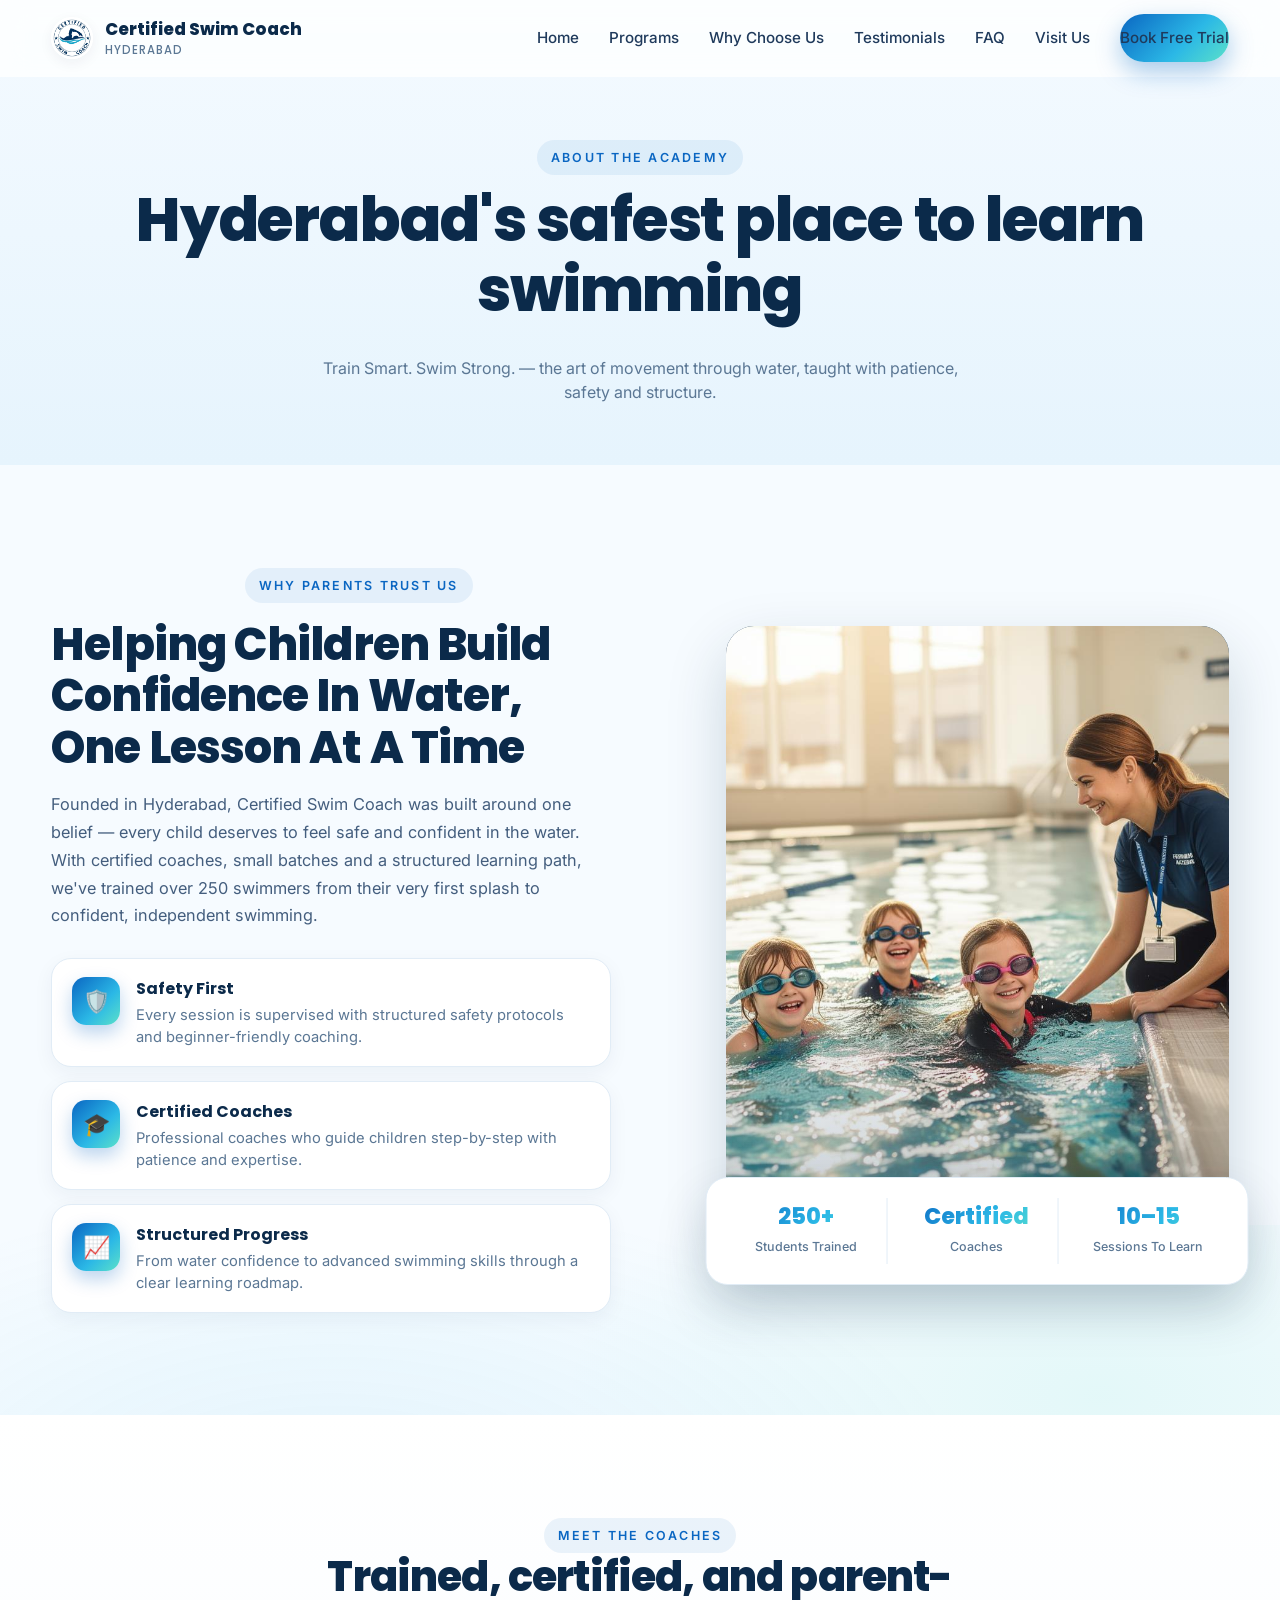
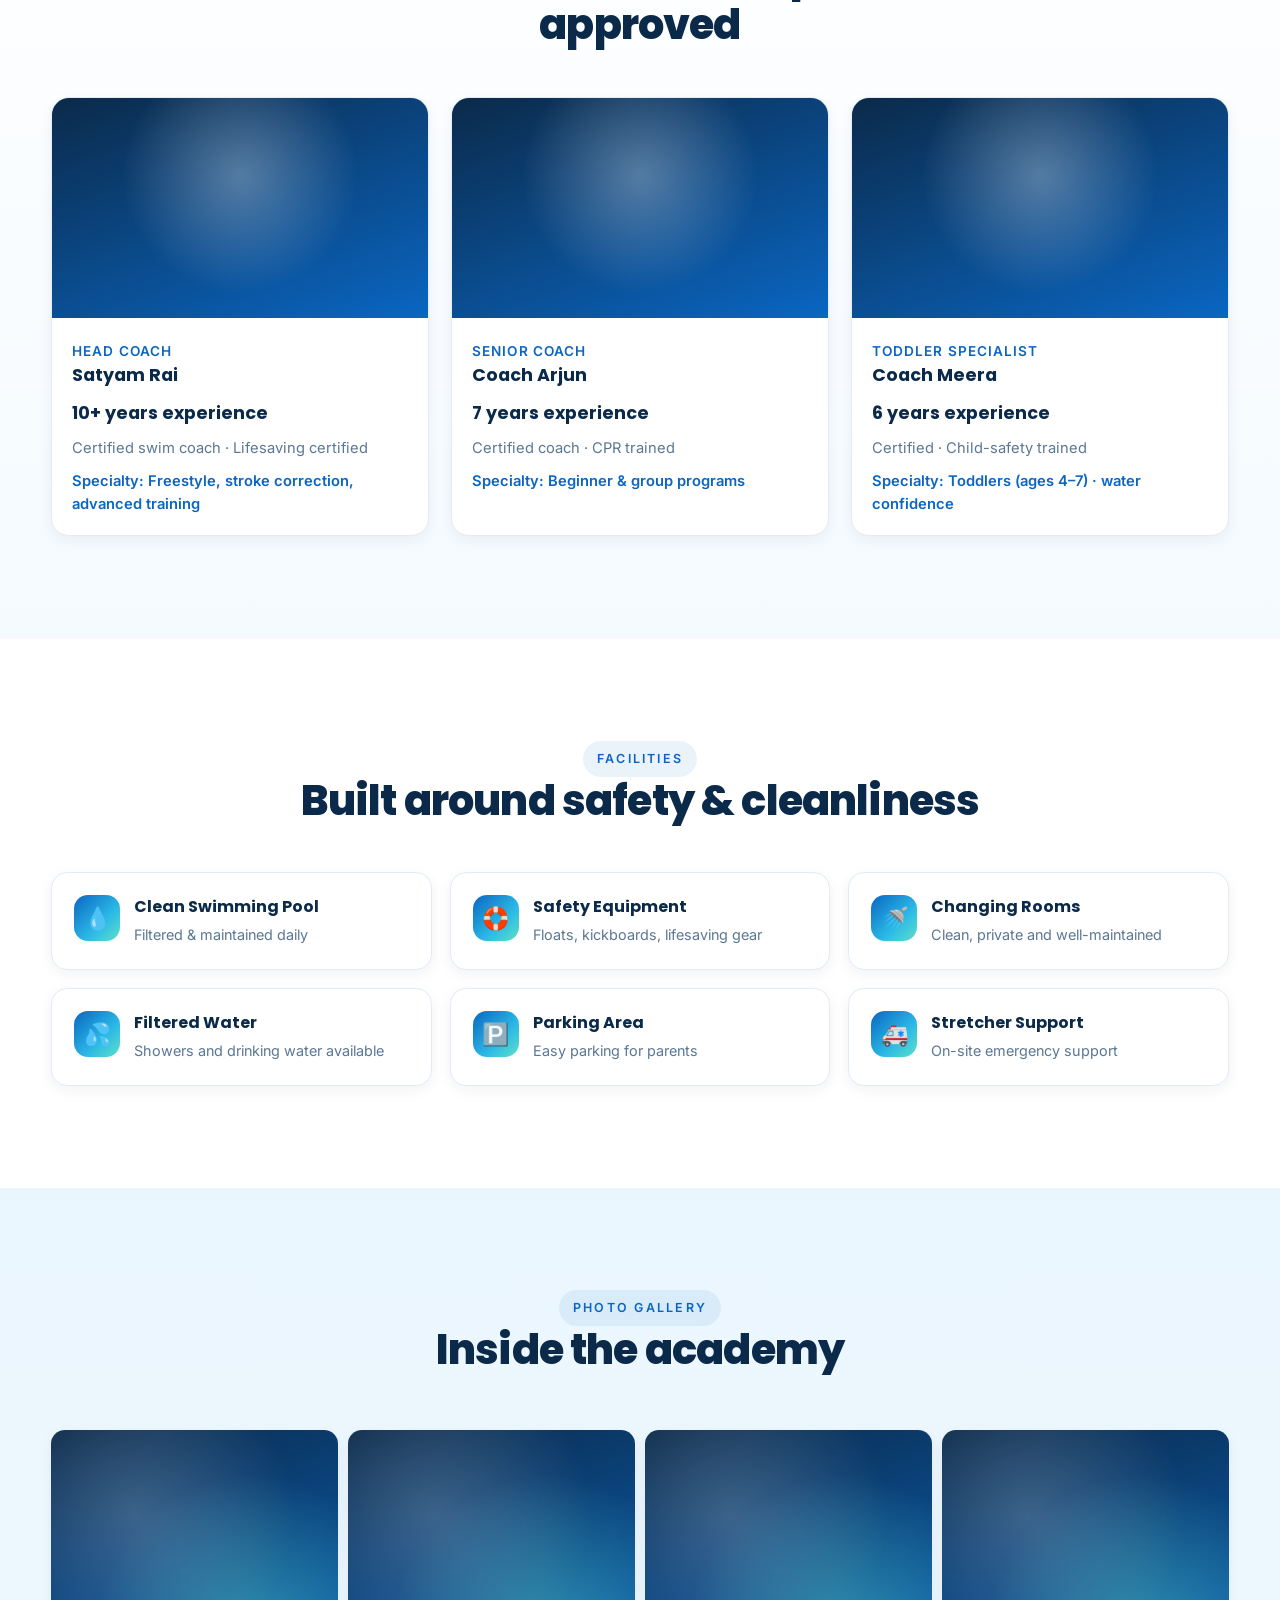
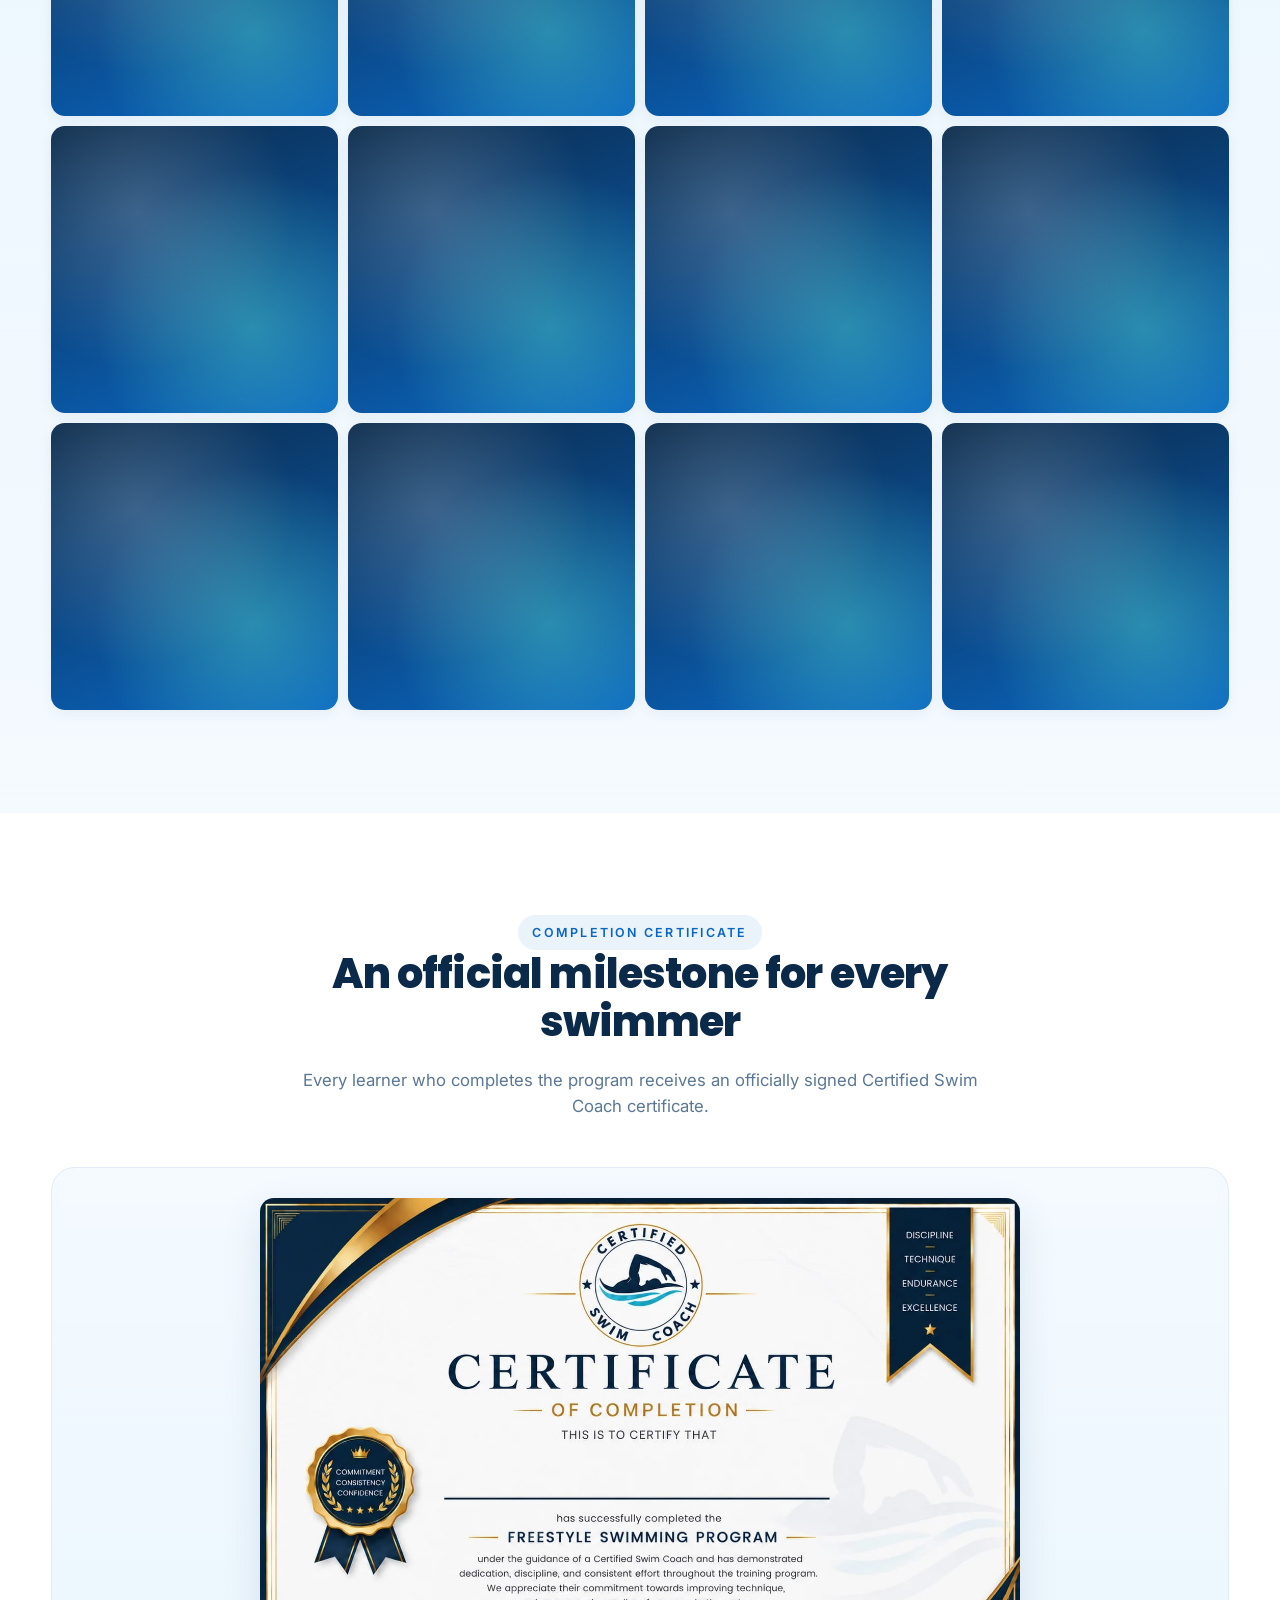
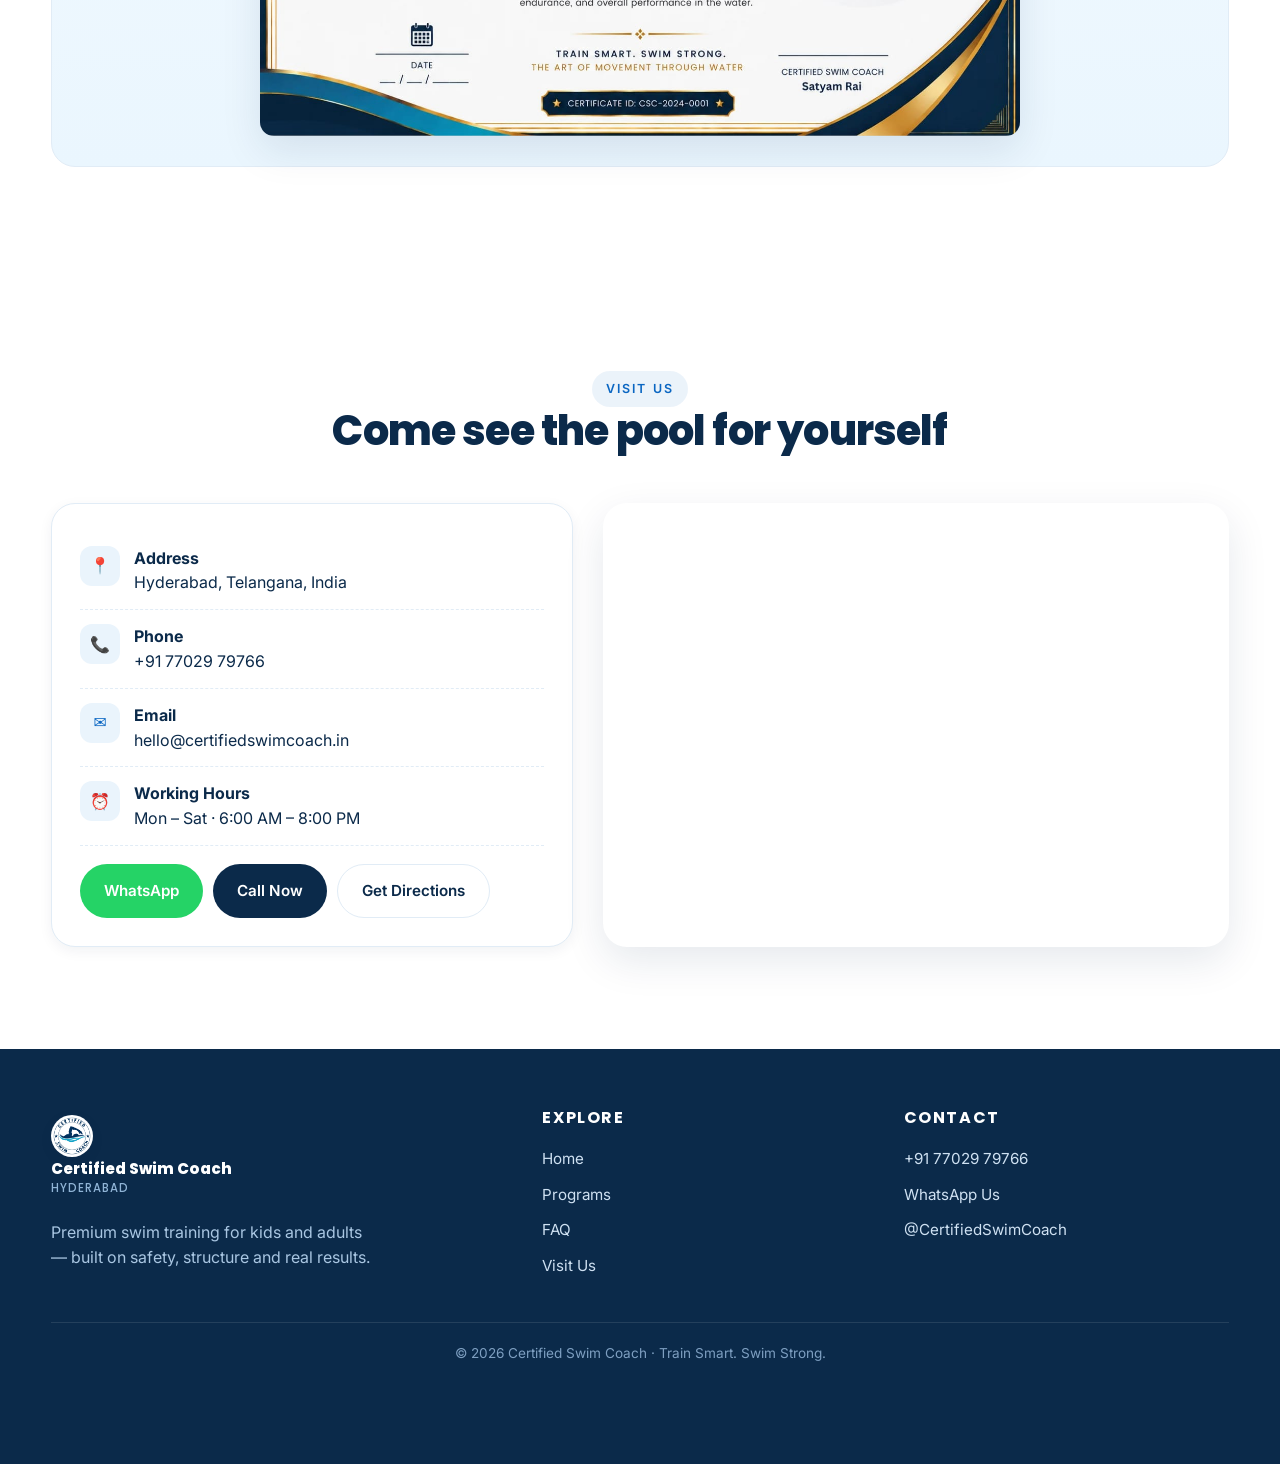
<file: certified-swim-coach-main (1)/certified-swim-coach-main/explore.html>
<!doctype html>
<html lang="en">

<head>
  <meta charset="utf-8" />
  <meta name="viewport" content="width=device-width, initial-scale=1" />
  <title>
    About the Academy — Coaches, Facilities &amp; Visit | Certified Swim Coach
  </title>
  <meta name="description"
    content="Meet our certified coaches, see our pool facilities, and visit Certified Swim Coach in Hyderabad." />
  <meta property="og:title" content="About Certified Swim Coach — Hyderabad" />
  <meta property="og:description" content="Coaches, facilities, gallery and visit details." />
  <link rel="preconnect" href="https://fonts.googleapis.com" />
  <link rel="preconnect" href="https://fonts.gstatic.com" crossorigin />
  <link
    href="https://fonts.googleapis.com/css2?family=Inter:wght@400;500;600;700&family=Poppins:wght@600;700;800;900&display=swap"
    rel="stylesheet" />
  <link rel="stylesheet" href="css/style.css" />
</head>

<body>
  <header class="nav">
    <div class="container nav-inner">
      <a href="index.html" class="brand">
        <img src="assets/images/logo.jpeg" alt="logo" />
        <span>Certified Swim Coach<small>Hyderabad</small></span>
      </a>
      <nav class="nav-links">
        <a href="index.html">Home</a>
        <a href="index.html#programs">Programs</a>
        <a href="index.html#why">Why Choose Us</a>
        <a href="index.html#testimonials">Testimonials</a>
        <a href="index.html#faq">FAQ</a>
        <a href="#visit">Visit Us</a>
        <a href="index.html#contact" class="btn btn-primary">Book Free Trial</a>
      </nav>
      <button class="nav-toggle" aria-label="Menu"><span></span></button>
    </div>
  </header>

  <section class="page-hero">
    <div class="container">
      <span class="eyebrow">About the academy</span>
      <h1 style="margin-top: 10px">
        Hyderabad's safest place to learn swimming
      </h1>
      <p style="max-width: 680px; margin: 10px auto 0">
        Train Smart. Swim Strong. — the art of movement through water, taught
        with patience, safety and structure.
      </p>
    </div>
  </section>

  <section class="trust-story">
    <div class="trust-bubbles" aria-hidden="true">
      <span></span><span></span><span></span><span></span><span></span>
    </div>
    <div class="container trust-grid">
      <div class="reveal trust-content">
        <div style="text-align: center;">
          <span class="eyebrow">Why Parents Trust Us</span>
        </div>
        <h2 class="trust-headline">
          Helping Children Build Confidence In Water, One Lesson At A Time
        </h2>
        <p class="trust-story-p">
          Founded in Hyderabad, Certified Swim Coach was built around one
          belief — every child deserves to feel safe and confident in the
          water. With certified coaches, small batches and a structured
          learning path, we've trained over 250 swimmers from their very first
          splash to confident, independent swimming.
        </p>
        <div class="pillars">
          <div class="pillar">
            <div class="p-ico">🛡️</div>
            <div>
              <b>Safety First</b><span>Every session is supervised with structured safety protocols
                and beginner-friendly coaching.</span>
            </div>
          </div>
          <div class="pillar">
            <div class="p-ico">🎓</div>
            <div>
              <b>Certified Coaches</b><span>Professional coaches who guide children step-by-step with
                patience and expertise.</span>
            </div>
          </div>
          <div class="pillar">
            <div class="p-ico">📈</div>
            <div>
              <b>Structured Progress</b><span>From water confidence to advanced swimming skills through a
                clear learning roadmap.</span>
            </div>
          </div>
        </div>
      </div>
      <div class="reveal trust-visual">
        <div class="trust-image">
          <img src="assets/images/academy-kids.jpg"
            alt="Children learning swimming with a certified coach at Certified Swim Coach academy" loading="lazy"
            width="1024" height="1280" />
        </div>
        <div class="trust-stats">
          <div class="stat"><b>250+</b><span>Students Trained</span></div>
          <div class="stat"><b>Certified</b><span>Coaches</span></div>
          <div class="stat"><b>10–15</b><span>Sessions To Learn</span></div>
        </div>
      </div>
    </div>
  </section>

  <section class="features">
    <div class="container">
      <div class="section-head reveal">
        <span class="eyebrow">Meet the coaches</span>
        <h2>Trained, certified, and parent-approved</h2>
      </div>
      <div class="coach-grid">
        <div class="coach reveal">
          <div class="ph"></div>
          <div class="info">
            <span class="role">Head Coach</span>
            <b>Satyam Rai</b>
            <p><b style="color: var(--navy)">10+ years experience</b></p>
            <p>Certified swim coach · Lifesaving certified</p>
            <p style="color: var(--blue); font-weight: 600">
              Specialty: Freestyle, stroke correction, advanced training
            </p>
          </div>
        </div>
        <div class="coach reveal">
          <div class="ph"></div>
          <div class="info">
            <span class="role">Senior Coach</span>
            <b>Coach Arjun</b>
            <p><b style="color: var(--navy)">7 years experience</b></p>
            <p>Certified coach · CPR trained</p>
            <p style="color: var(--blue); font-weight: 600">
              Specialty: Beginner &amp; group programs
            </p>
          </div>
        </div>
        <div class="coach reveal">
          <div class="ph"></div>
          <div class="info">
            <span class="role">Toddler Specialist</span>
            <b>Coach Meera</b>
            <p><b style="color: var(--navy)">6 years experience</b></p>
            <p>Certified · Child-safety trained</p>
            <p style="color: var(--blue); font-weight: 600">
              Specialty: Toddlers (ages 4–7) · water confidence
            </p>
          </div>
        </div>
      </div>
    </div>
  </section>

  <section>
    <div class="container">
      <div class="section-head reveal">
        <span class="eyebrow">Facilities</span>
        <h2>Built around safety &amp; cleanliness</h2>
      </div>
      <div class="facility-grid">
        <div class="facility reveal">
          <div class="ico" style="font-size: 22px">💧</div>
          <div>
            <b>Clean Swimming Pool</b><span>Filtered &amp; maintained daily</span>
          </div>
        </div>
        <div class="facility reveal">
          <div class="ico" style="font-size: 22px">🛟</div>
          <div>
            <b>Safety Equipment</b><span>Floats, kickboards, lifesaving gear</span>
          </div>
        </div>
        <div class="facility reveal">
          <div class="ico" style="font-size: 22px">🚿</div>
          <div>
            <b>Changing Rooms</b><span>Clean, private and well-maintained</span>
          </div>
        </div>
        <div class="facility reveal">
          <div class="ico" style="font-size: 22px">💦</div>
          <div>
            <b>Filtered Water</b><span>Showers and drinking water available</span>
          </div>
        </div>
        <div class="facility reveal">
          <div class="ico" style="font-size: 22px">🅿️</div>
          <div><b>Parking Area</b><span>Easy parking for parents</span></div>
        </div>
        <div class="facility reveal">
          <div class="ico" style="font-size: 22px">🚑</div>
          <div>
            <b>Stretcher Support</b><span>On-site emergency support</span>
          </div>
        </div>
      </div>
    </div>
  </section>

  <section class="social">
    <div class="container">
      <div class="section-head reveal">
        <span class="eyebrow">Photo gallery</span>
        <h2>Inside the academy</h2>
      </div>
      <div class="gallery" style="grid-template-columns: repeat(4, 1fr)">
        <div class="tile reveal"></div>
        <div class="tile reveal"></div>
        <div class="tile reveal"></div>
        <div class="tile reveal"></div>
        <div class="tile reveal"></div>
        <div class="tile reveal"></div>
        <div class="tile reveal"></div>
        <div class="tile reveal"></div>
        <div class="tile reveal"></div>
        <div class="tile reveal"></div>
        <div class="tile reveal"></div>
        <div class="tile reveal"></div>
      </div>
    </div>
  </section>

  <section>
    <div class="container">
      <div class="section-head reveal">
        <span class="eyebrow">Completion certificate</span>
        <h2>An official milestone for every swimmer</h2>
        <p>
          Every learner who completes the program receives an officially
          signed Certified Swim Coach certificate.
        </p>
      </div>
      <div class="certificate-card reveal">
        <img src="assets/images/certificate.jpeg" alt="Certified Swim Coach completion certificate" />
      </div>
    </div>
  </section>

  <section id="visit" class="final">
    <div class="container">
      <div class="section-head reveal">
        <span class="eyebrow">Visit us</span>
        <h2>Come see the pool for yourself</h2>
      </div>
      <div class="visit-grid">
        <div class="visit-card reveal">
          <div class="row">
            <div class="ico">📍</div>
            <div><b>Address</b><span>Hyderabad, Telangana, India</span></div>
          </div>
          <div class="row">
            <div class="ico">📞</div>
            <div><b>Phone</b><span>+91 77029 79766</span></div>
          </div>
          <div class="row">
            <div class="ico">✉️</div>
            <div><b>Email</b><span>hello@certifiedswimcoach.in</span></div>
          </div>
          <div class="row">
            <div class="ico">⏰</div>
            <div>
              <b>Working Hours</b><span>Mon – Sat · 6:00 AM – 8:00 PM</span>
            </div>
          </div>
          <div style="
                display: flex;
                gap: 10px;
                margin-top: 18px;
                flex-wrap: wrap;
              ">
            <a href="https://wa.me/917702979766?text=Hi!%20I'd%20like%20to%20know%20more%20about%20Certified%20Swim%20Coach."
              target="_blank" rel="noreferrer" class="btn btn-wa">WhatsApp</a>
            <a href="tel:+917702979766" class="btn btn-dark">Call Now</a>
            <a href="https://www.google.com/maps/dir/?api=1&destination=Hyderabad" target="_blank" rel="noreferrer"
              class="btn btn-ghost">Get Directions</a>
          </div>
        </div>
        <iframe title="Certified Swim Coach location" class="map-frame" loading="lazy"
          src="https://www.google.com/maps?q=Hyderabad&output=embed"></iframe>
      </div>
    </div>
  </section>

  <footer class="footer">
    <div class="container">
      <div class="footer-grid">
        <div>
          <a href="index.html" class="brand">
            <img src="assets/images/logo.jpeg" alt="" />
            <span>Certified Swim Coach<small>Hyderabad</small></span>
          </a>
          <p style="margin-top: 16px; color: #a9c6e2; max-width: 320px">
            Premium swim training for kids and adults — built on safety,
            structure and real results.
          </p>
        </div>
        <div>
          <h4>Explore</h4>
          <a href="index.html">Home</a>
          <a href="index.html#programs">Programs</a>
          <a href="index.html#faq">FAQ</a>
          <a href="#visit">Visit Us</a>
        </div>
        <div>
          <h4>Contact</h4>
          <a href="tel:+917702979766">+91 77029 79766</a>
          <a href="https://wa.me/917702979766?text=Hi!%20I'd%20like%20to%20know%20more%20about%20Certified%20Swim%20Coach."
            target="_blank" rel="noreferrer">WhatsApp Us</a>
          <a href="https://instagram.com/certifiedswimcoach" target="_blank" rel="noreferrer">@CertifiedSwimCoach</a>
        </div>
      </div>
      <div class="legal">
        © 2026 Certified Swim Coach · Train Smart. Swim Strong.
      </div>
    </div>
  </footer>

  <div class="mobile-cta">
    <a href="index.html#contact" class="m-trial">Book Trial</a>
    <a href="https://wa.me/917702979766?text=Hi!%20I'd%20like%20to%20know%20more%20about%20Certified%20Swim%20Coach."
      target="_blank" rel="noreferrer" class="m-wa">WhatsApp</a>
    <a href="tel:+917702979766" class="m-call">Call</a>
  </div>

  <script src="js/icons.js"></script>
  <script src="js/script.js"></script>
</body>

</html>
</file>
<file: css/style.css>
:root {
  --navy: #0b2a4a;
  --navy-700: #103a64;
  --blue: #0a66c2;
  --blue-600: #0a78d9;
  --aqua: #2bb8e6;
  --mint: #5ce1c9;
  --gold: #e0b84c;
  --bg: #f4faff;
  --bg-2: #e6f4fd;
  --white: #fff;
  --ink: #0b2a4a;
  --muted: #5b7794;
  --line: #e1ecf6;
  --shadow-sm: 0 4px 14px #0b2a4a0f;
  --shadow: 0 14px 40px #0b2a4a1a;
  --shadow-lg: 0 24px 60px #0b2a4a2e;
  --radius: 18px;
  --radius-lg: 24px;
  --grad-water: linear-gradient(135deg, #0a66c2 0%, #2bb8e6 60%, #5ce1c9 100%);
  --grad-deep: linear-gradient(160deg, #0b2a4a 0%, #0a66c2 100%);
  --grad-soft: linear-gradient(180deg, #f4faff 0%, #e6f4fd 100%);
  --grad-gold: linear-gradient(135deg, #e0b84c, #f3d27a);
}

*,
:before,
:after {
  box-sizing: border-box;
}

html,
body {
  margin: 0;
  padding: 0;
}

html {
  scroll-behavior: smooth;
}

body {
  color: var(--ink);
  background: var(--white);
  -webkit-font-smoothing: antialiased;
  text-rendering: optimizelegibility;
  font-family:
    Inter,
    system-ui,
    -apple-system,
    Segoe UI,
    Roboto,
    sans-serif;
  line-height: 1.55;
}

img {
  max-width: 100%;
  display: block;
}

a {
  color: inherit;
  text-decoration: none;
}

button {
  font: inherit;
  cursor: pointer;
  color: inherit;
  background: 0 0;
  border: 0;
}

h1,
h2,
h3,
h4 {
  color: var(--navy);
  letter-spacing: -0.02em;
  margin: 0 0 0.5em;
  font-family: Poppins, sans-serif;
  line-height: 1.15;
}

h1 {
  font-size: clamp(2.1rem, 5.4vw, 3.8rem);
  font-weight: 800;
}

h2 {
  font-size: clamp(1.7rem, 3.8vw, 2.6rem);
  font-weight: 800;
}

h3 {
  font-size: clamp(1.15rem, 2vw, 1.35rem);
  font-weight: 700;
}

p {
  color: var(--muted);
  margin: 0 0 1em;
}

.container {
  width: min(1180px, 92%);
  margin-inline: auto;
}

section {
  padding: clamp(56px, 8vw, 110px) 0;
  position: relative;
}

.eyebrow {
  letter-spacing: 0.18em;
  text-transform: uppercase;
  color: var(--blue);
  background: #0a66c214;
  border-radius: 999px;
  align-items: center;
  gap: 8px;
  padding: 8px 14px;
  font-size: 0.78rem;
  font-weight: 600;
  display: inline-flex;
}

.section-head {
  text-align: center;
  max-width: 720px;
  margin: 0 auto 48px;
}

.section-head p {
  font-size: 1.05rem;
}

.nav {
  z-index: 60;
  -webkit-backdrop-filter: saturate(180%) blur(14px);
  backdrop-filter: saturate(180%) blur(14px);
  background: #ffffffc7;
  border-bottom: 1px solid #0000;
  transition:
    background 0.25s,
    border-color 0.25s,
    box-shadow 0.25s,
    padding 0.25s;
  position: fixed;
  inset: 0 0 auto;
}

.nav.scrolled {
  border-bottom-color: var(--line);
  background: #ffffffeb;
  box-shadow: 0 6px 20px #0b2a4a0f;
}

.nav-inner {
  justify-content: space-between;
  align-items: center;
  padding: 14px 0;
  display: flex;
}

.brand {
  color: var(--navy);
  align-items: center;
  gap: 12px;
  font-family: Poppins;
  font-size: 1.05rem;
  font-weight: 800;
  display: flex;
}

.brand img {
  object-fit: cover;
  width: 42px;
  height: 42px;
  box-shadow: var(--shadow-sm);
  border-radius: 50%;
}

.brand small {
  color: var(--muted);
  letter-spacing: 0.08em;
  text-transform: uppercase;
  font-size: 0.72rem;
  font-weight: 500;
  display: block;
}

.nav-links {
  align-items: center;
  gap: 30px;
  display: flex;
}

.nav-links a {
  color: #1f3a5c;
  padding: 6px 0;
  font-size: 0.95rem;
  font-weight: 500;
  position: relative;
}

.nav-links a:hover {
  color: var(--blue);
}

.nav-links a:after {
  content: "";
  background: var(--grad-water);
  transform-origin: 100%;
  height: 2px;
  transition: transform 0.3s;
  position: absolute;
  bottom: -2px;
  left: 0;
  right: 0;
  transform: scaleX(0);
}

.nav-links a:hover:after {
  transform-origin: 0;
  transform: scaleX(1);
}

.btn {
  white-space: nowrap;
  border-radius: 999px;
  justify-content: center;
  align-items: center;
  gap: 10px;
  min-height: 48px;
  padding: 14px 24px;
  font-size: 0.95rem;
  font-weight: 600;
  transition:
    transform 0.2s,
    box-shadow 0.2s,
    background 0.2s,
    color 0.2s;
  display: inline-flex;
}

.btn-primary {
  background: var(--grad-water);
  color: #fff;
  box-shadow: 0 10px 24px #0a66c259;
}

.btn-primary:hover {
  transform: translateY(-2px);
  box-shadow: 0 16px 32px #0a66c273;
}

.btn-ghost {
  color: var(--navy);
  border: 1px solid var(--line);
  background: #ffffffd9;
}

.btn-ghost:hover {
  background: #fff;
  transform: translateY(-2px);
}

.btn-dark {
  background: var(--navy);
  color: #fff;
}

.btn-dark:hover {
  background: var(--navy-700);
  transform: translateY(-2px);
}

.btn-wa {
  color: #fff;
  background: #25d366;
}

.btn-wa:hover {
  background: #1eba57;
  transform: translateY(-2px);
}

.nav-toggle {
  border: 1px solid var(--line);
  background: #fff;
  border-radius: 12px;
  justify-content: center;
  align-items: center;
  width: 44px;
  height: 44px;
  display: none;
}

.nav-toggle span {
  background: var(--navy);
  width: 22px;
  height: 2px;
  transition: all 0.3s;
  display: block;
  position: relative;
}

.nav-toggle span:before,
.nav-toggle span:after {
  content: "";
  background: var(--navy);
  height: 2px;
  transition: all 0.3s;
  position: absolute;
  left: 0;
  right: 0;
}

.nav-toggle span:before {
  top: -7px;
}

.nav-toggle span:after {
  top: 7px;
}

.nav.open .nav-toggle span {
  background: 0 0;
}

.nav.open .nav-toggle span:before {
  top: 0;
  transform: rotate(45deg);
}

.nav.open .nav-toggle span:after {
  top: 0;
  transform: rotate(-45deg);
}

@media (max-width: 960px) {
  .nav-toggle {
    display: flex;
  }

  .nav-links {
    border-bottom: 1px solid var(--line);
    opacity: 0;
    pointer-events: none;
    box-shadow: var(--shadow);
    background: #fff;
    flex-direction: column;
    align-items: stretch;
    gap: 0;
    padding: 8px 5%;
    transition: all 0.25s;
    position: absolute;
    top: 100%;
    left: 0;
    right: 0;
    transform: translateY(-12px);
  }

  .nav-links a {
    border-bottom: 1px solid var(--line);
    padding: 14px 6px;
  }

  .nav-links a:last-of-type {
    border-bottom: 0;
  }

  .nav-links .btn {
    margin: 12px 0 16px;
  }

  .nav.open .nav-links {
    opacity: 1;
    pointer-events: auto;
    transform: translateY(0);
  }
}

.hero {
  background:
    radial-gradient(60% 70% at 80% 10%, #5ce1c940, #0000 60%),
    radial-gradient(50% 60% at 10% 90%, #2bb8e640, #0000 60%),
    linear-gradient(#eaf6fe, #f4faff);
  padding-top: 140px;
  padding-bottom: 80px;
  overflow: hidden;
}

.hero-grid {
  grid-template-columns: 1.05fr 0.95fr;
  align-items: center;
  gap: 60px;
  display: grid;
}

.hero-grid > * {
  min-width: 0;
}

@media (max-width: 900px) {
  .hero-grid {
    grid-template-columns: 1fr;
    gap: 40px;
  }

  .hero {
    padding-top: 110px;
  }
}

.page-hero {
  background:
    radial-gradient(60% 70% at 80% 10%, #5ce1c91a, #0000 60%),
    linear-gradient(#eaf6fe, #f4faff);
  padding-top: 140px;
  padding-bottom: 60px;
  text-align: center;
}

@media (max-width: 900px) {
  .page-hero {
    padding-top: 110px;
  }
}

.hero h1 span.accent {
  background: var(--grad-water);
  color: #0000;
  -webkit-background-clip: text;
  background-clip: text;
}

.hero .lead {
  max-width: 560px;
  font-size: 1.1rem;
}

.hero-trust {
  -webkit-overflow-scrolling: touch;
  scrollbar-width: none;
  flex-wrap: nowrap;
  gap: 8px;
  margin: 24px 0 28px;
  display: flex;
  overflow-x: auto;
}

.hero-trust::-webkit-scrollbar {
  display: none;
}

.trust-chip {
  border: 1px solid var(--line);
  color: var(--navy);
  box-shadow: var(--shadow-sm);
  white-space: nowrap;
  background: #fff;
  border-radius: 999px;
  flex: none;
  align-items: center;
  gap: 6px;
  padding: 7px 12px;
  font-size: clamp(0.7rem, 1.1vw, 0.85rem);
  font-weight: 600;
  display: inline-flex;
}

.trust-chip svg {
  color: var(--blue);
}

.early-bird {
  background: var(--grad-water);
  color: #fff;
  border-radius: 14px;
  align-items: center;
  gap: 14px;
  margin-bottom: 22px;
  padding: 12px 18px;
  font-size: 0.92rem;
  font-weight: 600;
  display: flex;
  flex-wrap: wrap;
  box-shadow: 0 8px 24px #0a66c259;
}

.early-bird .pill {
  color: #fff;
  letter-spacing: 0.1em;
  text-transform: uppercase;
  -webkit-backdrop-filter: blur(4px);
  backdrop-filter: blur(4px);
  background: #fff3;
  border-radius: 999px;
  padding: 4px 10px;
  font-size: 0.72rem;
}

.cta-row {
  flex-wrap: wrap;
  gap: 14px;
  display: flex;
}

.hero-visual {
  aspect-ratio: 4/5;
  background: var(--grad-deep);
  box-shadow: var(--shadow-lg);
  border-radius: 32px;
  position: relative;
  overflow: hidden;
}

.hero-visual:before {
  content: "";
  background:
    radial-gradient(circle at 30% 20%, #ffffff40, #0000 40%),
    radial-gradient(circle at 80% 80%, #5ce1c959, #0000 50%);
  position: absolute;
  inset: 0;
}

.hero-visual .badge-float {
  color: var(--navy);
  box-shadow: var(--shadow);
  background: #fff;
  border-radius: 18px;
  align-items: center;
  gap: 12px;
  padding: 14px 18px;
  font-size: 0.9rem;
  font-weight: 600;
  display: flex;
  position: absolute;
}

.badge-float.b1 {
  top: 24px;
  left: 24px;
}

.badge-float.b2 {
  bottom: 24px;
  right: 24px;
}

.badge-float .icon {
  background: var(--grad-water);
  color: #fff;
  border-radius: 12px;
  place-items: center;
  width: 38px;
  height: 38px;
  display: grid;
}

.hero-visual .water-ring {
  border: 2px dashed #ffffff59;
  border-radius: 50%;
  animation: 30s linear infinite spin;
  position: absolute;
  inset: 18%;
}

@keyframes spin {
  to {
    transform: rotate(360deg);
  }
}

.bubbles {
  pointer-events: none;
  position: absolute;
  inset: 0;
  overflow: hidden;
}

.bubble {
  opacity: 0.6;
  background: radial-gradient(circle at 30% 30%, #ffffffe6, #5ce1c940);
  border-radius: 50%;
  animation: linear infinite float;
  position: absolute;
  bottom: -40px;
}

@keyframes float {
  0% {
    opacity: 0;
    transform: translateY(0) scale(1);
  }

  10% {
    opacity: 0.6;
  }

  to {
    opacity: 0;
    transform: translateY(-120vh) scale(1.2);
  }
}

.wave {
  width: 100%;
  height: 60px;
  display: block;
}

.trust-section {
  background: linear-gradient(#f4faff, #fff);
}

.counters {
  grid-template-columns: repeat(4, 1fr);
  gap: 24px;
  margin-bottom: 36px;
  display: grid;
}

@media (max-width: 780px) {
  .counters {
    grid-template-columns: repeat(2, 1fr);
  }
}

.counter {
  border: 1px solid var(--line);
  border-radius: var(--radius);
  text-align: center;
  box-shadow: var(--shadow-sm);
  background: #fff;
  padding: 28px 22px;
}

.counter .num {
  background: var(--grad-water);
  color: #0000;
  -webkit-background-clip: text;
  background-clip: text;
  font-family: Poppins;
  font-size: clamp(2rem, 4vw, 2.8rem);
  font-weight: 800;
  line-height: 1;
}

.counter .lbl {
  color: var(--muted);
  margin-top: 8px;
  font-size: 0.92rem;
  font-weight: 500;
}

.badges {
  flex-wrap: wrap;
  justify-content: center;
  gap: 14px;
  display: flex;
}

.badge {
  border: 1px solid var(--line);
  color: var(--navy);
  box-shadow: var(--shadow-sm);
  background: #fff;
  border-radius: 999px;
  align-items: center;
  gap: 10px;
  padding: 12px 18px;
  font-weight: 600;
  display: inline-flex;
}

.badge .dot {
  background: var(--mint);
  border-radius: 50%;
  width: 8px;
  height: 8px;
  box-shadow: 0 0 0 4px #5ce1c940;
}

.features {
  background: linear-gradient(#fff, #f4faff);
}

.feature-grid {
  grid-template-columns: repeat(3, 1fr);
  gap: 22px;
  display: grid;
}

@media (max-width: 900px) {
  .feature-grid {
    grid-template-columns: repeat(2, 1fr);
  }
}

@media (max-width: 560px) {
  .feature-grid {
    grid-template-columns: 1fr;
  }
}

.feature {
  border: 1px solid var(--line);
  border-radius: var(--radius);
  box-shadow: var(--shadow-sm);
  background: #fff;
  padding: 28px 24px;
  transition:
    transform 0.3s,
    box-shadow 0.3s,
    border-color 0.3s;
  position: relative;
  overflow: hidden;
}

.feature:after {
  content: "";
  background: var(--grad-water);
  opacity: 0;
  border-radius: 50%;
  width: 200px;
  height: 200px;
  transition: opacity 0.35s;
  position: absolute;
  inset: auto -40% -60% auto;
}

.feature:hover {
  box-shadow: var(--shadow);
  border-color: #cfe3f5;
  transform: translateY(-6px);
}

.feature:hover:after {
  opacity: 0.08;
}

.feature .ico {
  background: var(--grad-water);
  color: #fff;
  border-radius: 16px;
  place-items: center;
  width: 54px;
  height: 54px;
  margin-bottom: 18px;
  display: grid;
  box-shadow: 0 10px 22px #0a66c24d;
}

.feature h3 {
  margin-bottom: 6px;
}

.feature p {
  margin: 0;
  font-size: 0.95rem;
}

.programs {
  background: linear-gradient(#f4faff, #eaf6fe);
}

.program-grid {
  grid-template-columns: repeat(4, 1fr);
  gap: 20px;
  display: grid;
}

@media (max-width: 1100px) {
  .program-grid {
    grid-template-columns: repeat(2, 1fr);
  }
}

@media (max-width: 640px) {
  .program-grid {
    grid-template-columns: 1fr;
  }
}

.program {
  border-radius: var(--radius-lg);
  box-shadow: var(--shadow);
  border: 1px solid var(--line);
  background: #fff;
  flex-direction: column;
  transition:
    transform 0.3s,
    box-shadow 0.3s;
  display: flex;
  position: relative;
  overflow: hidden;
}

.program:hover {
  box-shadow: var(--shadow-lg);
  transform: translateY(-4px);
}

.program .media {
  background: var(--grad-deep);
  height: 200px;
  position: relative;
  overflow: hidden;
}

.program .media:before {
  content: "";
  background:
    radial-gradient(circle at 25% 25%, #ffffff40, #0000 50%),
    radial-gradient(circle at 80% 80%, #5ce1c966, #0000 55%);
  position: absolute;
  inset: 0;
}

.program .media .label {
  color: #fff;
  letter-spacing: 0.02em;
  font-family: Poppins;
  font-size: 1.6rem;
  font-weight: 800;
  position: absolute;
  bottom: 20px;
  left: 20px;
}

.program .body {
  flex-direction: column;
  flex: 1;
  gap: 14px;
  padding: 24px;
  display: flex;
}

.program .meta {
  flex-wrap: wrap;
  gap: 8px;
  display: flex;
}

.tag {
  color: var(--blue);
  letter-spacing: 0.04em;
  background: #eaf4fc;
  border-radius: 999px;
  padding: 5px 10px;
  font-size: 0.75rem;
  font-weight: 600;
}

.tag.gold {
  color: #7a5705;
  background: #fff3d2;
}

.tag.mint {
  color: #0a7a63;
  background: #dafbf3;
}

.program ul {
  flex-direction: column;
  gap: 8px;
  margin: 0;
  padding: 0;
  list-style: none;
  display: flex;
}

.program ul li {
  color: #2c4a6c;
  padding-left: 24px;
  font-size: 0.95rem;
  position: relative;
}

.program ul li:before {
  content: "";
  background: var(--grad-water);
  border-radius: 50%;
  width: 14px;
  height: 14px;
  position: absolute;
  top: 8px;
  left: 0;
  box-shadow: 0 0 0 3px #2bb8e626;
}

.program .price-row {
  border-top: 1px dashed var(--line);
  justify-content: space-between;
  align-items: center;
  margin-top: auto;
  padding-top: 14px;
  display: flex;
}

.program .price {
  color: var(--navy);
  font-family: Poppins;
  font-size: 1.5rem;
  font-weight: 800;
}

.program .price small {
  color: var(--muted);
  font-size: 0.8rem;
  font-weight: 500;
  display: block;
}

.ribbon {
  background: var(--grad-gold);
  color: #5a3f06;
  letter-spacing: 0.1em;
  text-transform: uppercase;
  z-index: 2;
  padding: 6px 50px;
  font-size: 0.75rem;
  font-weight: 700;
  position: absolute;
  top: 18px;
  right: -46px;
  transform: rotate(38deg);
  box-shadow: 0 6px 14px #e0b84c66;
}

.ribbon.popular {
  color: #fff;
  background: linear-gradient(135deg, #ff5b8a, #ff8b5b);
  box-shadow: 0 6px 14px #ff5b8a73;
}

.journey {
  background: #fff;
}

.timeline {
  grid-template-columns: repeat(5, 1fr);
  gap: 18px;
  display: grid;
  position: relative;
}

.timeline:before {
  content: "";
  z-index: 0;
  background: linear-gradient(90deg, #2bb8e6, #5ce1c9);
  border-radius: 4px;
  height: 4px;
  position: absolute;
  top: 38px;
  left: 6%;
  right: 6%;
}

@media (max-width: 820px) {
  .timeline {
    grid-template-columns: 1fr;
    gap: 22px;
  }

  .timeline:before {
    width: 4px;
    height: auto;
    inset: 0 auto 0 38px;
  }
}

.step {
  text-align: center;
  border-radius: var(--radius);
  border: 1px solid var(--line);
  box-shadow: var(--shadow-sm);
  z-index: 1;
  background: #fff;
  padding: 18px 14px;
  position: relative;
}

@media (max-width: 820px) {
  .step {
    text-align: left;
    min-height: 80px;
    padding-left: 80px;
  }
}

.step .num {
  background: var(--grad-water);
  color: #fff;
  border-radius: 50%;
  place-items: center;
  width: 54px;
  height: 54px;
  margin: 0 auto 12px;
  font-family: Poppins;
  font-size: 1.25rem;
  font-weight: 800;
  display: grid;
  box-shadow: 0 10px 22px #0a66c259;
}

@media (max-width: 820px) {
  .step .num {
    margin: 0;
    position: absolute;
    top: 14px;
    left: 14px;
  }
}

.step h4 {
  color: var(--navy);
  margin: 0 0 4px;
  font-family: Poppins;
  font-weight: 700;
}

.step p {
  color: var(--muted);
  margin: 0;
  font-size: 0.85rem;
}

.social {
  background: linear-gradient(#eaf6fe, #f4faff);
}

.testi-wrap {
  max-width: 780px;
  margin: 0 auto;
  position: relative;
}

.testi {
  border: 1px solid var(--line);
  border-radius: var(--radius-lg);
  box-shadow: var(--shadow);
  text-align: center;
  background: #fff;
  padding: 36px 32px;
}

.testi .quote {
  color: #1f3a5c;
  margin-bottom: 22px;
  font-size: 1.15rem;
  font-style: italic;
  line-height: 1.6;
}

.testi .who {
  justify-content: center;
  align-items: center;
  gap: 14px;
  display: flex;
}

.testi .avatar {
  background: var(--grad-water);
  color: #fff;
  border-radius: 50%;
  place-items: center;
  width: 54px;
  height: 54px;
  font-family: Poppins;
  font-size: 1.1rem;
  font-weight: 700;
  display: grid;
}

.testi .who b {
  color: var(--navy);
  display: block;
}

.testi .who span {
  color: var(--muted);
  font-size: 0.9rem;
}

.testi-dots {
  justify-content: center;
  gap: 8px;
  margin-top: 18px;
  display: flex;
}

.testi-dots button {
  background: #cde0f1;
  border-radius: 50%;
  width: 10px;
  height: 10px;
  transition: all 0.2s;
}

.testi-dots button.active {
  background: var(--blue);
  border-radius: 999px;
  width: 26px;
}

.gallery {
  grid-template-columns: repeat(6, 1fr);
  gap: 10px;
  margin-top: 56px;
  display: grid;
}

@media (max-width: 820px) {
  .gallery {
    grid-template-columns: repeat(3, 1fr);
  }
}

.tile {
  aspect-ratio: 1;
  background: var(--grad-deep);
  box-shadow: var(--shadow-sm);
  border-radius: 14px;
  transition: transform 0.3s;
  position: relative;
  overflow: hidden;
}

.tile:hover {
  transform: scale(1.04);
}

.tile:before {
  content: "";
  background:
    radial-gradient(circle at 30% 30%, #fff3, #0000 55%),
    radial-gradient(circle at 70% 70%, #5ce1c966, #0000 55%);
  position: absolute;
  inset: 0;
}

.gallery-cta {
  text-align: center;
  margin-top: 32px;
}

.final {
  background: #fff;
}

.final-grid {
  grid-template-columns: 1.1fr 0.9fr;
  align-items: start;
  gap: 40px;
  display: grid;
}

@media (max-width: 900px) {
  .final-grid {
    grid-template-columns: 1fr;
  }
}

.faq {
  flex-direction: column;
  gap: 12px;
  display: flex;
}

.faq-item {
  border: 1px solid var(--line);
  background: #fff;
  border-radius: 14px;
  transition:
    box-shadow 0.25s,
    border-color 0.25s;
  overflow: hidden;
}

.faq-item.open {
  box-shadow: var(--shadow-sm);
  border-color: #bcd9f1;
}

.faq-q {
  text-align: left;
  width: 100%;
  color: var(--navy);
  justify-content: space-between;
  align-items: center;
  gap: 14px;
  padding: 18px 20px;
  font-size: 1rem;
  font-weight: 600;
  display: flex;
}

.faq-q .chev {
  width: 24px;
  height: 24px;
  color: var(--blue);
  background: #eaf4fc;
  border-radius: 50%;
  place-items: center;
  transition: transform 0.25s;
  display: grid;
}

.faq-item.open .chev {
  background: var(--blue);
  color: #fff;
  transform: rotate(45deg);
}

.faq-a {
  max-height: 0;
  color: var(--muted);
  padding: 0 20px;
  transition: max-height 0.3s;
  overflow: hidden;
}

.faq-item.open .faq-a {
  max-height: 300px;
  padding-bottom: 18px;
}

.cta-card {
  background: var(--grad-deep);
  color: #fff;
  border-radius: var(--radius-lg);
  box-shadow: var(--shadow-lg);
  padding: 36px 32px;
  position: relative;
  overflow: hidden;
}

.cta-card:before {
  content: "";
  background: radial-gradient(circle, #5ce1c959, #0000 60%);
  border-radius: 50%;
  width: 300px;
  height: 300px;
  position: absolute;
  inset: -30% -30% auto auto;
}

.cta-card h3 {
  color: #fff;
  font-size: 1.6rem;
}

.cta-card p {
  color: #fffc;
}

.cta-card .actions {
  flex-wrap: wrap;
  gap: 10px;
  margin: 20px 0 24px;
  display: flex;
  position: relative;
}

.cta-card .info {
  color: #ffffffe6;
  gap: 10px;
  font-size: 0.92rem;
  display: grid;
  position: relative;
}

.cta-card .info div {
  align-items: center;
  gap: 10px;
  display: flex;
}

.cta-card .info svg {
  color: var(--mint);
}

.footer {
  background: var(--navy);
  color: #cfe1f2;
  padding: 60px 0 100px;
}

.footer-grid {
  grid-template-columns: 1.4fr 1fr 1fr;
  gap: 36px;
  display: grid;
}

@media (max-width: 780px) {
  .footer-grid {
    grid-template-columns: 1fr;
  }
}

.footer h4 {
  color: #fff;
  text-transform: uppercase;
  letter-spacing: 0.1em;
  margin-bottom: 14px;
  font-family: Poppins;
  font-size: 1rem;
}

.footer a {
  padding: 6px 0;
  font-size: 0.95rem;
  display: block;
}

.footer a:hover,
.footer .brand {
  color: #fff;
}

.footer .brand small {
  color: #90b4d6;
}

.footer .legal {
  text-align: center;
  color: #7e9fc1;
  border-top: 1px solid #ffffff1a;
  margin-top: 36px;
  padding-top: 20px;
  font-size: 0.85rem;
}

.mobile-cta {
  z-index: 55;
  border: 1px solid var(--line);
  background: #fff;
  border-radius: 18px;
  grid-template-columns: 1.4fr 1fr 1fr;
  gap: 8px;
  padding: 8px;
  display: none;
  position: fixed;
  bottom: 10px;
  left: 10px;
  right: 10px;
  box-shadow: 0 18px 40px #0b2a4a38;
}

.mobile-cta a {
  border-radius: 12px;
  justify-content: center;
  align-items: center;
  gap: 8px;
  min-height: 48px;
  font-size: 0.9rem;
  font-weight: 600;
  display: flex;
}

.mobile-cta .m-trial {
  background: var(--grad-water);
  color: #fff;
}

.mobile-cta .m-wa {
  color: #fff;
  background: #25d366;
}

.mobile-cta .m-call {
  color: var(--navy);
  background: #eaf4fc;
}

@media (max-width: 780px) {
  .mobile-cta {
    display: grid;
  }

  body {
    padding-bottom: 80px;
  }
}

.modal {
  z-index: 80;
  -webkit-backdrop-filter: blur(8px);
  backdrop-filter: blur(8px);
  background: #0b2a4a8c;
  justify-content: center;
  align-items: center;
  padding: 16px;
  display: none;
  position: fixed;
  inset: 0;
}

.modal.open {
  animation: 0.2s fadeIn;
  display: flex;
}

@keyframes fadeIn {
  0% {
    opacity: 0;
  }

  to {
    opacity: 1;
  }
}

.modal-card {
  width: 100%;
  max-width: 480px;
  box-shadow: var(--shadow-lg);
  background: #fff;
  border-radius: 22px;
  padding: 32px;
  animation: 0.25s popIn;
  position: relative;
}

@keyframes popIn {
  0% {
    opacity: 0;
    transform: translateY(20px) scale(0.96);
  }

  to {
    opacity: 1;
    transform: none;
  }
}

.modal-card h3 {
  margin-bottom: 6px;
}

.modal-card .x {
  width: 36px;
  height: 36px;
  color: var(--navy);
  background: #eaf4fc;
  border-radius: 50%;
  place-items: center;
  display: grid;
  position: absolute;
  top: 14px;
  right: 14px;
}

.field {
  flex-direction: column;
  gap: 6px;
  margin-bottom: 14px;
  display: flex;
}

.field label {
  color: var(--navy);
  font-size: 0.85rem;
  font-weight: 600;
}

.field input,
.field select {
  border: 1px solid var(--line);
  font: inherit;
  color: var(--navy);
  background: #f8fbfe;
  border-radius: 12px;
  padding: 13px 14px;
  transition: all 0.2s;
}

.field input:focus,
.field select:focus {
  border-color: var(--blue);
  background: #fff;
  outline: none;
  box-shadow: 0 0 0 4px #0a66c21f;
}

.reveal {
  opacity: 0;
  transition:
    opacity 0.7s,
    transform 0.7s;
  transform: translateY(24px);
}

.reveal.in {
  opacity: 1;
  transform: none;
}

.page-hero {
  background: var(--grad-soft);
  text-align: center;
  padding-top: 140px;
  padding-bottom: 60px;
}

.coach-grid {
  grid-template-columns: repeat(3, 1fr);
  gap: 22px;
  display: grid;
}

@media (max-width: 900px) {
  .coach-grid {
    grid-template-columns: repeat(2, 1fr);
  }
}

@media (max-width: 560px) {
  .coach-grid {
    grid-template-columns: 1fr;
  }
}

.coach {
  border: 1px solid var(--line);
  border-radius: var(--radius);
  box-shadow: var(--shadow-sm);
  background: #fff;
  transition: all 0.3s;
  overflow: hidden;
}

.coach:hover {
  box-shadow: var(--shadow);
  transform: translateY(-4px);
}

.coach .ph {
  background: var(--grad-deep);
  height: 220px;
  position: relative;
}

.coach .ph:before {
  content: "";
  background: radial-gradient(circle at 50% 35%, #ffffff4d, #0000 50%);
  position: absolute;
  inset: 0;
}

.coach .info {
  padding: 20px;
}

.coach .info b {
  color: var(--navy);
  margin-bottom: 4px;
  font-family: Poppins;
  font-size: 1.1rem;
  display: block;
}

.coach .info .role {
  color: var(--blue);
  text-transform: uppercase;
  letter-spacing: 0.08em;
  font-size: 0.85rem;
  font-weight: 600;
}

.coach .info p {
  margin: 10px 0 0;
  font-size: 0.92rem;
}

.facility-grid {
  grid-template-columns: repeat(3, 1fr);
  gap: 18px;
  display: grid;
}

@media (max-width: 820px) {
  .facility-grid {
    grid-template-columns: repeat(2, 1fr);
  }
}

@media (max-width: 480px) {
  .facility-grid {
    grid-template-columns: 1fr;
  }
}

.facility {
  border: 1px solid var(--line);
  box-shadow: var(--shadow-sm);
  background: #fff;
  border-radius: 16px;
  align-items: flex-start;
  gap: 14px;
  padding: 22px;
  display: flex;
}

.facility .ico {
  background: var(--grad-water);
  color: #fff;
  border-radius: 14px;
  flex: 0 0 46px;
  place-items: center;
  width: 46px;
  height: 46px;
  display: grid;
}

.facility b {
  color: var(--navy);
  margin-bottom: 2px;
  font-family: Poppins;
  display: block;
}

.facility span {
  color: var(--muted);
  font-size: 0.9rem;
}

.visit-grid {
  grid-template-columns: 1fr 1.2fr;
  align-items: stretch;
  gap: 30px;
  display: grid;
}

@media (max-width: 820px) {
  .visit-grid {
    grid-template-columns: 1fr;
  }
}

.visit-card {
  border: 1px solid var(--line);
  border-radius: var(--radius-lg);
  box-shadow: var(--shadow-sm);
  background: #fff;
  padding: 28px;
}

.visit-card .row {
  border-bottom: 1px dashed var(--line);
  gap: 14px;
  padding: 14px 0;
  display: flex;
}

.visit-card .row:last-child {
  border-bottom: 0;
}

.visit-card .row .ico {
  width: 40px;
  height: 40px;
  color: var(--blue);
  background: #eaf4fc;
  border-radius: 12px;
  flex: 0 0 40px;
  place-items: center;
  display: grid;
}

.visit-card b {
  color: var(--navy);
  display: block;
}

.map-frame {
  border-radius: var(--radius-lg);
  width: 100%;
  height: 100%;
  min-height: 360px;
  box-shadow: var(--shadow);
  border: 0;
}

.certificate-card {
  border-radius: var(--radius-lg);
  text-align: center;
  border: 1px solid var(--line);
  background: linear-gradient(#f4faff, #eaf6fe);
  padding: 30px;
}

.certificate-card img {
  width: 100%;
  max-width: 760px;
  box-shadow: var(--shadow);
  border-radius: 14px;
  margin: 0 auto;
}

.trust-story {
  background: #f6fbff;
  position: relative;
  overflow: hidden;
}

.trust-story:before {
  content: "";
  pointer-events: none;
  background:
    radial-gradient(60% 80% at 30%, #2bb8e61a, #0000 70%),
    radial-gradient(50% 70% at 80% 30%, #5ce1c91f, #0000 70%);
  height: 60%;
  position: absolute;
  inset: auto -10% -40%;
}

.trust-bubbles {
  pointer-events: none;
  opacity: 0.55;
  position: absolute;
  inset: 0;
  overflow: hidden;
}

.trust-bubbles span {
  background: radial-gradient(circle at 30% 30%, #ffffffe6, #2bb8e640);
  border-radius: 50%;
  animation: linear infinite float;
  position: absolute;
  bottom: -40px;
}

.trust-bubbles span:first-child {
  width: 22px;
  height: 22px;
  animation-duration: 18s;
  left: 8%;
}

.trust-bubbles span:nth-child(2) {
  width: 14px;
  height: 14px;
  animation-duration: 22s;
  animation-delay: 3s;
  left: 22%;
}

.trust-bubbles span:nth-child(3) {
  width: 30px;
  height: 30px;
  animation-duration: 26s;
  animation-delay: 6s;
  left: 48%;
}

.trust-bubbles span:nth-child(4) {
  width: 18px;
  height: 18px;
  animation-duration: 20s;
  animation-delay: 2s;
  left: 70%;
}

.trust-bubbles span:nth-child(5) {
  width: 12px;
  height: 12px;
  animation-duration: 24s;
  animation-delay: 8s;
  left: 88%;
}

.trust-grid {
  grid-template-columns: 55fr 45fr;
  align-items: center;
  gap: 60px;
  display: grid;
  position: relative;
}

@media (max-width: 900px) {
  .trust-grid {
    grid-template-columns: 1fr;
    gap: 40px;
  }
}

.trust-grid > * {
  min-width: 0;
}

.trust-content .eyebrow {
  margin-bottom: 16px;
}

.trust-headline {
  color: var(--navy);
  max-width: 560px;
  margin-bottom: 18px;
  font-size: clamp(1.9rem, 3.6vw, 2.8rem);
}

.trust-story-p {
  color: #445e7e;
  max-width: 540px;
  margin-bottom: 28px;
  font-size: 1.02rem;
  line-height: 1.7;
}

.pillars {
  flex-direction: column;
  gap: 14px;
  max-width: 560px;
  display: flex;
}

.pillar {
  border: 1px solid var(--line);
  background: #fff;
  border-radius: 20px;
  align-items: flex-start;
  gap: 16px;
  padding: 18px 20px;
  transition:
    transform 0.25s,
    box-shadow 0.25s;
  display: flex;
  box-shadow: 0 6px 20px #0b2a4a0d;
}

.pillar:hover {
  transform: translateY(-3px);
  box-shadow: 0 14px 30px #0b2a4a14;
}

.pillar .p-ico {
  background: var(--grad-water);
  color: #fff;
  border-radius: 14px;
  flex: 0 0 48px;
  place-items: center;
  width: 48px;
  height: 48px;
  font-size: 22px;
  display: grid;
  box-shadow: 0 8px 18px #0a66c247;
}

.pillar b {
  color: var(--navy);
  margin-bottom: 2px;
  font-family: Poppins;
  font-size: 1rem;
  font-weight: 700;
  display: block;
}

.pillar span {
  color: var(--muted);
  font-size: 0.92rem;
  line-height: 1.5;
  display: block;
}

.trust-visual {
  position: relative;
}

.trust-image {
  box-shadow: var(--shadow-lg);
  aspect-ratio: 4/5;
  background: var(--grad-deep);
  border-radius: 28px;
  position: relative;
  overflow: hidden;
}

.trust-image img {
  object-fit: cover;
  width: 100%;
  height: 100%;
  display: block;
}

.trust-image:after {
  content: "";
  pointer-events: none;
  background: linear-gradient(#0000 55%, #0b2a4a40);
  position: absolute;
  inset: 0;
}

.trust-stats {
  border: 1px solid var(--line);
  z-index: 2;
  background: #fff;
  border-radius: 22px;
  grid-template-columns: repeat(3, 1fr);
  gap: 8px;
  padding: 20px 18px;
  display: grid;
  position: absolute;
  bottom: -30px;
  left: 50%;
  transform: translateX(-50%);
  width: calc(100% + 40px);
  right: auto;
  box-shadow: 0 24px 50px #0b2a4a2e;
}

.trust-stats .stat {
  text-align: center;
  border-right: 1px solid var(--line);
  padding: 6px 8px;
}

.trust-stats .stat:last-child {
  border-right: 0;
}

.trust-stats .stat b {
  background: var(--grad-water);
  color: #0000;
  -webkit-background-clip: text;
  background-clip: text;
  margin-bottom: 4px;
  font-family: Poppins;
  font-size: clamp(1.1rem, 2vw, 1.4rem);
  font-weight: 800;
  line-height: 1.1;
  display: block;
}

.trust-stats .stat span {
  color: var(--muted);
  font-size: 0.78rem;
  font-weight: 500;
}

@media (max-width: 900px) {
  .trust-image {
    max-height: 340px;
    aspect-ratio: 16/10;
  }

  .trust-stats {
    margin-top: 18px;
    position: relative;
    bottom: 0;
    left: 0;
    right: 0;
    transform: none;
    width: 100%;
  }
}

@media (max-width: 480px) {
  .counters {
    grid-template-columns: 1fr;
    gap: 16px;
  }

  .counter {
    padding: 20px 16px;
  }

  .trust-stats {
    grid-template-columns: 1fr;
    gap: 12px;
    padding: 16px;
  }

  .trust-stats .stat {
    border-right: none;
    border-bottom: 1px solid var(--line);
    padding: 8px 0;
  }

  .trust-stats .stat:last-child {
    border-bottom: none;
  }
}
</file>
<file: certified-swim-coach-main (1)/certified-swim-coach-main/css/style.css>
:root {
  --navy: #0b2a4a;
  --navy-700: #103a64;
  --blue: #0a66c2;
  --blue-600: #0a78d9;
  --aqua: #2bb8e6;
  --mint: #5ce1c9;
  --gold: #e0b84c;
  --bg: #f4faff;
  --bg-2: #e6f4fd;
  --white: #fff;
  --ink: #0b2a4a;
  --muted: #5b7794;
  --line: #e1ecf6;
  --shadow-sm: 0 4px 14px #0b2a4a0f;
  --shadow: 0 14px 40px #0b2a4a1a;
  --shadow-lg: 0 24px 60px #0b2a4a2e;
  --radius: 18px;
  --radius-lg: 24px;
  --grad-water: linear-gradient(135deg, #0a66c2 0%, #2bb8e6 60%, #5ce1c9 100%);
  --grad-deep: linear-gradient(160deg, #0b2a4a 0%, #0a66c2 100%);
  --grad-soft: linear-gradient(180deg, #f4faff 0%, #e6f4fd 100%);
  --grad-gold: linear-gradient(135deg, #e0b84c, #f3d27a);
}

*,
:before,
:after {
  box-sizing: border-box;
}

html,
body {
  margin: 0;
  padding: 0;
}

html {
  scroll-behavior: smooth;
}

body {
  color: var(--ink);
  background: var(--white);
  -webkit-font-smoothing: antialiased;
  text-rendering: optimizelegibility;
  font-family:
    Inter,
    system-ui,
    -apple-system,
    Segoe UI,
    Roboto,
    sans-serif;
  line-height: 1.55;
}

img {
  max-width: 100%;
  display: block;
}

a {
  color: inherit;
  text-decoration: none;
}

button {
  font: inherit;
  cursor: pointer;
  color: inherit;
  background: 0 0;
  border: 0;
}

h1,
h2,
h3,
h4 {
  color: var(--navy);
  letter-spacing: -0.02em;
  margin: 0 0 0.5em;
  font-family: Poppins, sans-serif;
  line-height: 1.15;
}

h1 {
  font-size: clamp(2.1rem, 5.4vw, 3.8rem);
  font-weight: 800;
}

h2 {
  font-size: clamp(1.7rem, 3.8vw, 2.6rem);
  font-weight: 800;
}

h3 {
  font-size: clamp(1.15rem, 2vw, 1.35rem);
  font-weight: 700;
}

p {
  color: var(--muted);
  margin: 0 0 1em;
}

.container {
  width: min(1180px, 92%);
  margin-inline: auto;
}

section {
  padding: clamp(56px, 8vw, 110px) 0;
  position: relative;
}

.eyebrow {
  letter-spacing: 0.18em;
  text-transform: uppercase;
  color: var(--blue);
  background: #0a66c214;
  border-radius: 999px;
  align-items: center;
  gap: 8px;
  padding: 8px 14px;
  font-size: 0.78rem;
  font-weight: 600;
  display: inline-flex;
}

.section-head {
  text-align: center;
  max-width: 720px;
  margin: 0 auto 48px;
}

.section-head p {
  font-size: 1.05rem;
}

.nav {
  z-index: 60;
  -webkit-backdrop-filter: saturate(180%) blur(14px);
  backdrop-filter: saturate(180%) blur(14px);
  background: #ffffffc7;
  border-bottom: 1px solid #0000;
  transition:
    background 0.25s,
    border-color 0.25s,
    box-shadow 0.25s,
    padding 0.25s;
  position: fixed;
  inset: 0 0 auto;
}

.nav.scrolled {
  border-bottom-color: var(--line);
  background: #ffffffeb;
  box-shadow: 0 6px 20px #0b2a4a0f;
}

.nav-inner {
  justify-content: space-between;
  align-items: center;
  padding: 14px 0;
  display: flex;
}

.brand {
  color: var(--navy);
  align-items: center;
  gap: 12px;
  font-family: Poppins;
  font-size: 1.05rem;
  font-weight: 800;
  display: flex;
}

.brand img {
  object-fit: cover;
  width: 42px;
  height: 42px;
  box-shadow: var(--shadow-sm);
  border-radius: 50%;
}

.brand small {
  color: var(--muted);
  letter-spacing: 0.08em;
  text-transform: uppercase;
  font-size: 0.72rem;
  font-weight: 500;
  display: block;
}

.nav-links {
  align-items: center;
  gap: 30px;
  display: flex;
}

.nav-links a {
  color: #1f3a5c;
  padding: 6px 0;
  font-size: 0.95rem;
  font-weight: 500;
  position: relative;
}

.nav-links a:hover {
  color: var(--blue);
}

.nav-links a:after {
  content: "";
  background: var(--grad-water);
  transform-origin: 100%;
  height: 2px;
  transition: transform 0.3s;
  position: absolute;
  bottom: -2px;
  left: 0;
  right: 0;
  transform: scaleX(0);
}

.nav-links a:hover:after {
  transform-origin: 0;
  transform: scaleX(1);
}

.btn {
  white-space: nowrap;
  border-radius: 999px;
  justify-content: center;
  align-items: center;
  gap: 10px;
  min-height: 48px;
  padding: 14px 24px;
  font-size: 0.95rem;
  font-weight: 600;
  transition:
    transform 0.2s,
    box-shadow 0.2s,
    background 0.2s,
    color 0.2s;
  display: inline-flex;
}

.btn-primary {
  background: var(--grad-water);
  color: #fff;
  box-shadow: 0 10px 24px #0a66c259;
}

.btn-primary:hover {
  transform: translateY(-2px);
  box-shadow: 0 16px 32px #0a66c273;
}

.btn-ghost {
  color: var(--navy);
  border: 1px solid var(--line);
  background: #ffffffd9;
}

.btn-ghost:hover {
  background: #fff;
  transform: translateY(-2px);
}

.btn-dark {
  background: var(--navy);
  color: #fff;
}

.btn-dark:hover {
  background: var(--navy-700);
  transform: translateY(-2px);
}

.btn-wa {
  color: #fff;
  background: #25d366;
}

.btn-wa:hover {
  background: #1eba57;
  transform: translateY(-2px);
}

.nav-toggle {
  border: 1px solid var(--line);
  background: #fff;
  border-radius: 12px;
  justify-content: center;
  align-items: center;
  width: 44px;
  height: 44px;
  display: none;
}

.nav-toggle span {
  background: var(--navy);
  width: 22px;
  height: 2px;
  transition: all 0.3s;
  display: block;
  position: relative;
}

.nav-toggle span:before,
.nav-toggle span:after {
  content: "";
  background: var(--navy);
  height: 2px;
  transition: all 0.3s;
  position: absolute;
  left: 0;
  right: 0;
}

.nav-toggle span:before {
  top: -7px;
}

.nav-toggle span:after {
  top: 7px;
}

.nav.open .nav-toggle span {
  background: 0 0;
}

.nav.open .nav-toggle span:before {
  top: 0;
  transform: rotate(45deg);
}

.nav.open .nav-toggle span:after {
  top: 0;
  transform: rotate(-45deg);
}

@media (max-width: 960px) {
  .nav-toggle {
    display: flex;
  }

  .nav-links {
    border-bottom: 1px solid var(--line);
    opacity: 0;
    pointer-events: none;
    box-shadow: var(--shadow);
    background: #fff;
    flex-direction: column;
    align-items: stretch;
    gap: 0;
    padding: 8px 5%;
    transition: all 0.25s;
    position: absolute;
    top: 100%;
    left: 0;
    right: 0;
    transform: translateY(-12px);
  }

  .nav-links a {
    border-bottom: 1px solid var(--line);
    padding: 14px 6px;
  }

  .nav-links a:last-of-type {
    border-bottom: 0;
  }

  .nav-links .btn {
    margin: 12px 0 16px;
  }

  .nav.open .nav-links {
    opacity: 1;
    pointer-events: auto;
    transform: translateY(0);
  }
}

.hero {
  background:
    radial-gradient(60% 70% at 80% 10%, #5ce1c940, #0000 60%),
    radial-gradient(50% 60% at 10% 90%, #2bb8e640, #0000 60%),
    linear-gradient(#eaf6fe, #f4faff);
  padding-top: 140px;
  padding-bottom: 80px;
  overflow: hidden;
}

.hero-grid {
  grid-template-columns: 1.05fr 0.95fr;
  align-items: center;
  gap: 60px;
  display: grid;
}

@media (max-width: 900px) {
  .hero-grid {
    grid-template-columns: 1fr;
    gap: 40px;
  }

  .hero {
    padding-top: 110px;
  }
}

.page-hero {
  background:
    radial-gradient(60% 70% at 80% 10%, #5ce1c91a, #0000 60%),
    linear-gradient(#eaf6fe, #f4faff);
  padding-top: 140px;
  padding-bottom: 60px;
  text-align: center;
}

@media (max-width: 900px) {
  .page-hero {
    padding-top: 110px;
  }
}

.hero h1 span.accent {
  background: var(--grad-water);
  color: #0000;
  -webkit-background-clip: text;
  background-clip: text;
}

.hero .lead {
  max-width: 560px;
  font-size: 1.1rem;
}

.hero-trust {
  -webkit-overflow-scrolling: touch;
  scrollbar-width: none;
  flex-wrap: nowrap;
  gap: 8px;
  margin: 24px 0 28px;
  display: flex;
  overflow-x: auto;
}

.hero-trust::-webkit-scrollbar {
  display: none;
}

.trust-chip {
  border: 1px solid var(--line);
  color: var(--navy);
  box-shadow: var(--shadow-sm);
  white-space: nowrap;
  background: #fff;
  border-radius: 999px;
  flex: none;
  align-items: center;
  gap: 6px;
  padding: 7px 12px;
  font-size: clamp(0.7rem, 1.1vw, 0.85rem);
  font-weight: 600;
  display: inline-flex;
}

.trust-chip svg {
  color: var(--blue);
}

.early-bird {
  background: var(--grad-water);
  color: #fff;
  border-radius: 14px;
  align-items: center;
  gap: 14px;
  margin-bottom: 22px;
  padding: 12px 18px;
  font-size: 0.92rem;
  font-weight: 600;
  display: flex;
  box-shadow: 0 8px 24px #0a66c259;
}

.early-bird .pill {
  color: #fff;
  letter-spacing: 0.1em;
  text-transform: uppercase;
  -webkit-backdrop-filter: blur(4px);
  backdrop-filter: blur(4px);
  background: #fff3;
  border-radius: 999px;
  padding: 4px 10px;
  font-size: 0.72rem;
}

.cta-row {
  flex-wrap: wrap;
  gap: 14px;
  display: flex;
}

.hero-visual {
  aspect-ratio: 4/5;
  background: var(--grad-deep);
  box-shadow: var(--shadow-lg);
  border-radius: 32px;
  position: relative;
  overflow: hidden;
}

.hero-visual:before {
  content: "";
  background:
    radial-gradient(circle at 30% 20%, #ffffff40, #0000 40%),
    radial-gradient(circle at 80% 80%, #5ce1c959, #0000 50%);
  position: absolute;
  inset: 0;
}

.hero-visual .badge-float {
  color: var(--navy);
  box-shadow: var(--shadow);
  background: #fff;
  border-radius: 18px;
  align-items: center;
  gap: 12px;
  padding: 14px 18px;
  font-size: 0.9rem;
  font-weight: 600;
  display: flex;
  position: absolute;
}

.badge-float.b1 {
  top: 24px;
  left: 24px;
}

.badge-float.b2 {
  bottom: 24px;
  right: 24px;
}

.badge-float .icon {
  background: var(--grad-water);
  color: #fff;
  border-radius: 12px;
  place-items: center;
  width: 38px;
  height: 38px;
  display: grid;
}

.hero-visual .water-ring {
  border: 2px dashed #ffffff59;
  border-radius: 50%;
  animation: 30s linear infinite spin;
  position: absolute;
  inset: 18%;
}

@keyframes spin {
  to {
    transform: rotate(360deg);
  }
}

.bubbles {
  pointer-events: none;
  position: absolute;
  inset: 0;
  overflow: hidden;
}

.bubble {
  opacity: 0.6;
  background: radial-gradient(circle at 30% 30%, #ffffffe6, #5ce1c940);
  border-radius: 50%;
  animation: linear infinite float;
  position: absolute;
  bottom: -40px;
}

@keyframes float {
  0% {
    opacity: 0;
    transform: translateY(0) scale(1);
  }

  10% {
    opacity: 0.6;
  }

  to {
    opacity: 0;
    transform: translateY(-120vh) scale(1.2);
  }
}

.wave {
  width: 100%;
  height: 60px;
  display: block;
}

.trust-section {
  background: linear-gradient(#f4faff, #fff);
}

.counters {
  grid-template-columns: repeat(4, 1fr);
  gap: 24px;
  margin-bottom: 36px;
  display: grid;
}

@media (max-width: 780px) {
  .counters {
    grid-template-columns: repeat(2, 1fr);
  }
}

.counter {
  border: 1px solid var(--line);
  border-radius: var(--radius);
  text-align: center;
  box-shadow: var(--shadow-sm);
  background: #fff;
  padding: 28px 22px;
}

.counter .num {
  background: var(--grad-water);
  color: #0000;
  -webkit-background-clip: text;
  background-clip: text;
  font-family: Poppins;
  font-size: clamp(2rem, 4vw, 2.8rem);
  font-weight: 800;
  line-height: 1;
}

.counter .lbl {
  color: var(--muted);
  margin-top: 8px;
  font-size: 0.92rem;
  font-weight: 500;
}

.badges {
  flex-wrap: wrap;
  justify-content: center;
  gap: 14px;
  display: flex;
}

.badge {
  border: 1px solid var(--line);
  color: var(--navy);
  box-shadow: var(--shadow-sm);
  background: #fff;
  border-radius: 999px;
  align-items: center;
  gap: 10px;
  padding: 12px 18px;
  font-weight: 600;
  display: inline-flex;
}

.badge .dot {
  background: var(--mint);
  border-radius: 50%;
  width: 8px;
  height: 8px;
  box-shadow: 0 0 0 4px #5ce1c940;
}

.features {
  background: linear-gradient(#fff, #f4faff);
}

.feature-grid {
  grid-template-columns: repeat(3, 1fr);
  gap: 22px;
  display: grid;
}

@media (max-width: 900px) {
  .feature-grid {
    grid-template-columns: repeat(2, 1fr);
  }
}

@media (max-width: 560px) {
  .feature-grid {
    grid-template-columns: 1fr;
  }
}

.feature {
  border: 1px solid var(--line);
  border-radius: var(--radius);
  box-shadow: var(--shadow-sm);
  background: #fff;
  padding: 28px 24px;
  transition:
    transform 0.3s,
    box-shadow 0.3s,
    border-color 0.3s;
  position: relative;
  overflow: hidden;
}

.feature:after {
  content: "";
  background: var(--grad-water);
  opacity: 0;
  border-radius: 50%;
  width: 200px;
  height: 200px;
  transition: opacity 0.35s;
  position: absolute;
  inset: auto -40% -60% auto;
}

.feature:hover {
  box-shadow: var(--shadow);
  border-color: #cfe3f5;
  transform: translateY(-6px);
}

.feature:hover:after {
  opacity: 0.08;
}

.feature .ico {
  background: var(--grad-water);
  color: #fff;
  border-radius: 16px;
  place-items: center;
  width: 54px;
  height: 54px;
  margin-bottom: 18px;
  display: grid;
  box-shadow: 0 10px 22px #0a66c24d;
}

.feature h3 {
  margin-bottom: 6px;
}

.feature p {
  margin: 0;
  font-size: 0.95rem;
}

.programs {
  background: linear-gradient(#f4faff, #eaf6fe);
}

.program-grid {
  grid-template-columns: repeat(4, 1fr);
  gap: 20px;
  display: grid;
}

@media (max-width: 1100px) {
  .program-grid {
    grid-template-columns: repeat(2, 1fr);
  }
}

@media (max-width: 640px) {
  .program-grid {
    grid-template-columns: 1fr;
  }
}

.program {
  border-radius: var(--radius-lg);
  box-shadow: var(--shadow);
  border: 1px solid var(--line);
  background: #fff;
  flex-direction: column;
  transition:
    transform 0.3s,
    box-shadow 0.3s;
  display: flex;
  position: relative;
  overflow: hidden;
}

.program:hover {
  box-shadow: var(--shadow-lg);
  transform: translateY(-4px);
}

.program .media {
  background: var(--grad-deep);
  height: 200px;
  position: relative;
  overflow: hidden;
}

.program .media:before {
  content: "";
  background:
    radial-gradient(circle at 25% 25%, #ffffff40, #0000 50%),
    radial-gradient(circle at 80% 80%, #5ce1c966, #0000 55%);
  position: absolute;
  inset: 0;
}

.program .media .label {
  color: #fff;
  letter-spacing: 0.02em;
  font-family: Poppins;
  font-size: 1.6rem;
  font-weight: 800;
  position: absolute;
  bottom: 20px;
  left: 20px;
}

.program .body {
  flex-direction: column;
  flex: 1;
  gap: 14px;
  padding: 24px;
  display: flex;
}

.program .meta {
  flex-wrap: wrap;
  gap: 8px;
  display: flex;
}

.tag {
  color: var(--blue);
  letter-spacing: 0.04em;
  background: #eaf4fc;
  border-radius: 999px;
  padding: 5px 10px;
  font-size: 0.75rem;
  font-weight: 600;
}

.tag.gold {
  color: #7a5705;
  background: #fff3d2;
}

.tag.mint {
  color: #0a7a63;
  background: #dafbf3;
}

.program ul {
  flex-direction: column;
  gap: 8px;
  margin: 0;
  padding: 0;
  list-style: none;
  display: flex;
}

.program ul li {
  color: #2c4a6c;
  padding-left: 24px;
  font-size: 0.95rem;
  position: relative;
}

.program ul li:before {
  content: "";
  background: var(--grad-water);
  border-radius: 50%;
  width: 14px;
  height: 14px;
  position: absolute;
  top: 8px;
  left: 0;
  box-shadow: 0 0 0 3px #2bb8e626;
}

.program .price-row {
  border-top: 1px dashed var(--line);
  justify-content: space-between;
  align-items: center;
  margin-top: auto;
  padding-top: 14px;
  display: flex;
}

.program .price {
  color: var(--navy);
  font-family: Poppins;
  font-size: 1.5rem;
  font-weight: 800;
}

.program .price small {
  color: var(--muted);
  font-size: 0.8rem;
  font-weight: 500;
  display: block;
}

.ribbon {
  background: var(--grad-gold);
  color: #5a3f06;
  letter-spacing: 0.1em;
  text-transform: uppercase;
  z-index: 2;
  padding: 6px 50px;
  font-size: 0.75rem;
  font-weight: 700;
  position: absolute;
  top: 18px;
  right: -46px;
  transform: rotate(38deg);
  box-shadow: 0 6px 14px #e0b84c66;
}

.ribbon.popular {
  color: #fff;
  background: linear-gradient(135deg, #ff5b8a, #ff8b5b);
  box-shadow: 0 6px 14px #ff5b8a73;
}

.journey {
  background: #fff;
}

.timeline {
  grid-template-columns: repeat(5, 1fr);
  gap: 18px;
  display: grid;
  position: relative;
}

.timeline:before {
  content: "";
  z-index: 0;
  background: linear-gradient(90deg, #2bb8e6, #5ce1c9);
  border-radius: 4px;
  height: 4px;
  position: absolute;
  top: 38px;
  left: 6%;
  right: 6%;
}

@media (max-width: 820px) {
  .timeline {
    grid-template-columns: 1fr;
    gap: 22px;
  }

  .timeline:before {
    width: 4px;
    height: auto;
    inset: 0 auto 0 38px;
  }
}

.step {
  text-align: center;
  border-radius: var(--radius);
  border: 1px solid var(--line);
  box-shadow: var(--shadow-sm);
  z-index: 1;
  background: #fff;
  padding: 18px 14px;
  position: relative;
}

@media (max-width: 820px) {
  .step {
    text-align: left;
    min-height: 80px;
    padding-left: 80px;
  }
}

.step .num {
  background: var(--grad-water);
  color: #fff;
  border-radius: 50%;
  place-items: center;
  width: 54px;
  height: 54px;
  margin: 0 auto 12px;
  font-family: Poppins;
  font-size: 1.25rem;
  font-weight: 800;
  display: grid;
  box-shadow: 0 10px 22px #0a66c259;
}

@media (max-width: 820px) {
  .step .num {
    margin: 0;
    position: absolute;
    top: 14px;
    left: 14px;
  }
}

.step h4 {
  color: var(--navy);
  margin: 0 0 4px;
  font-family: Poppins;
  font-weight: 700;
}

.step p {
  color: var(--muted);
  margin: 0;
  font-size: 0.85rem;
}

.social {
  background: linear-gradient(#eaf6fe, #f4faff);
}

.testi-wrap {
  max-width: 780px;
  margin: 0 auto;
  position: relative;
}

.testi {
  border: 1px solid var(--line);
  border-radius: var(--radius-lg);
  box-shadow: var(--shadow);
  text-align: center;
  background: #fff;
  padding: 36px 32px;
}

.testi .quote {
  color: #1f3a5c;
  margin-bottom: 22px;
  font-size: 1.15rem;
  font-style: italic;
  line-height: 1.6;
}

.testi .who {
  justify-content: center;
  align-items: center;
  gap: 14px;
  display: flex;
}

.testi .avatar {
  background: var(--grad-water);
  color: #fff;
  border-radius: 50%;
  place-items: center;
  width: 54px;
  height: 54px;
  font-family: Poppins;
  font-size: 1.1rem;
  font-weight: 700;
  display: grid;
}

.testi .who b {
  color: var(--navy);
  display: block;
}

.testi .who span {
  color: var(--muted);
  font-size: 0.9rem;
}

.testi-dots {
  justify-content: center;
  gap: 8px;
  margin-top: 18px;
  display: flex;
}

.testi-dots button {
  background: #cde0f1;
  border-radius: 50%;
  width: 10px;
  height: 10px;
  transition: all 0.2s;
}

.testi-dots button.active {
  background: var(--blue);
  border-radius: 999px;
  width: 26px;
}

.gallery {
  grid-template-columns: repeat(6, 1fr);
  gap: 10px;
  margin-top: 56px;
  display: grid;
}

@media (max-width: 820px) {
  .gallery {
    grid-template-columns: repeat(3, 1fr);
  }
}

.tile {
  aspect-ratio: 1;
  background: var(--grad-deep);
  box-shadow: var(--shadow-sm);
  border-radius: 14px;
  transition: transform 0.3s;
  position: relative;
  overflow: hidden;
}

.tile:hover {
  transform: scale(1.04);
}

.tile:before {
  content: "";
  background:
    radial-gradient(circle at 30% 30%, #fff3, #0000 55%),
    radial-gradient(circle at 70% 70%, #5ce1c966, #0000 55%);
  position: absolute;
  inset: 0;
}

.gallery-cta {
  text-align: center;
  margin-top: 32px;
}

.final {
  background: #fff;
}

.final-grid {
  grid-template-columns: 1.1fr 0.9fr;
  align-items: start;
  gap: 40px;
  display: grid;
}

@media (max-width: 900px) {
  .final-grid {
    grid-template-columns: 1fr;
  }
}

.faq {
  flex-direction: column;
  gap: 12px;
  display: flex;
}

.faq-item {
  border: 1px solid var(--line);
  background: #fff;
  border-radius: 14px;
  transition:
    box-shadow 0.25s,
    border-color 0.25s;
  overflow: hidden;
}

.faq-item.open {
  box-shadow: var(--shadow-sm);
  border-color: #bcd9f1;
}

.faq-q {
  text-align: left;
  width: 100%;
  color: var(--navy);
  justify-content: space-between;
  align-items: center;
  gap: 14px;
  padding: 18px 20px;
  font-size: 1rem;
  font-weight: 600;
  display: flex;
}

.faq-q .chev {
  width: 24px;
  height: 24px;
  color: var(--blue);
  background: #eaf4fc;
  border-radius: 50%;
  place-items: center;
  transition: transform 0.25s;
  display: grid;
}

.faq-item.open .chev {
  background: var(--blue);
  color: #fff;
  transform: rotate(45deg);
}

.faq-a {
  max-height: 0;
  color: var(--muted);
  padding: 0 20px;
  transition: max-height 0.3s;
  overflow: hidden;
}

.faq-item.open .faq-a {
  max-height: 300px;
  padding-bottom: 18px;
}

.cta-card {
  background: var(--grad-deep);
  color: #fff;
  border-radius: var(--radius-lg);
  box-shadow: var(--shadow-lg);
  padding: 36px 32px;
  position: relative;
  overflow: hidden;
}

.cta-card:before {
  content: "";
  background: radial-gradient(circle, #5ce1c959, #0000 60%);
  border-radius: 50%;
  width: 300px;
  height: 300px;
  position: absolute;
  inset: -30% -30% auto auto;
}

.cta-card h3 {
  color: #fff;
  font-size: 1.6rem;
}

.cta-card p {
  color: #fffc;
}

.cta-card .actions {
  flex-wrap: wrap;
  gap: 10px;
  margin: 20px 0 24px;
  display: flex;
  position: relative;
}

.cta-card .info {
  color: #ffffffe6;
  gap: 10px;
  font-size: 0.92rem;
  display: grid;
  position: relative;
}

.cta-card .info div {
  align-items: center;
  gap: 10px;
  display: flex;
}

.cta-card .info svg {
  color: var(--mint);
}

.footer {
  background: var(--navy);
  color: #cfe1f2;
  padding: 60px 0 100px;
}

.footer-grid {
  grid-template-columns: 1.4fr 1fr 1fr;
  gap: 36px;
  display: grid;
}

@media (max-width: 780px) {
  .footer-grid {
    grid-template-columns: 1fr;
  }
}

.footer h4 {
  color: #fff;
  text-transform: uppercase;
  letter-spacing: 0.1em;
  margin-bottom: 14px;
  font-family: Poppins;
  font-size: 1rem;
}

.footer a {
  padding: 6px 0;
  font-size: 0.95rem;
  display: block;
}

.footer a:hover,
.footer .brand {
  color: #fff;
}

.footer .brand small {
  color: #90b4d6;
}

.footer .legal {
  text-align: center;
  color: #7e9fc1;
  border-top: 1px solid #ffffff1a;
  margin-top: 36px;
  padding-top: 20px;
  font-size: 0.85rem;
}

.mobile-cta {
  z-index: 55;
  border: 1px solid var(--line);
  background: #fff;
  border-radius: 18px;
  grid-template-columns: 1.4fr 1fr 1fr;
  gap: 8px;
  padding: 8px;
  display: none;
  position: fixed;
  bottom: 10px;
  left: 10px;
  right: 10px;
  box-shadow: 0 18px 40px #0b2a4a38;
}

.mobile-cta a {
  border-radius: 12px;
  justify-content: center;
  align-items: center;
  gap: 8px;
  min-height: 48px;
  font-size: 0.9rem;
  font-weight: 600;
  display: flex;
}

.mobile-cta .m-trial {
  background: var(--grad-water);
  color: #fff;
}

.mobile-cta .m-wa {
  color: #fff;
  background: #25d366;
}

.mobile-cta .m-call {
  color: var(--navy);
  background: #eaf4fc;
}

@media (max-width: 780px) {
  .mobile-cta {
    display: grid;
  }

  body {
    padding-bottom: 80px;
  }
}

.modal {
  z-index: 80;
  -webkit-backdrop-filter: blur(8px);
  backdrop-filter: blur(8px);
  background: #0b2a4a8c;
  justify-content: center;
  align-items: center;
  padding: 16px;
  display: none;
  position: fixed;
  inset: 0;
}

.modal.open {
  animation: 0.2s fadeIn;
  display: flex;
}

@keyframes fadeIn {
  0% {
    opacity: 0;
  }

  to {
    opacity: 1;
  }
}

.modal-card {
  width: 100%;
  max-width: 480px;
  box-shadow: var(--shadow-lg);
  background: #fff;
  border-radius: 22px;
  padding: 32px;
  animation: 0.25s popIn;
  position: relative;
}

@keyframes popIn {
  0% {
    opacity: 0;
    transform: translateY(20px) scale(0.96);
  }

  to {
    opacity: 1;
    transform: none;
  }
}

.modal-card h3 {
  margin-bottom: 6px;
}

.modal-card .x {
  width: 36px;
  height: 36px;
  color: var(--navy);
  background: #eaf4fc;
  border-radius: 50%;
  place-items: center;
  display: grid;
  position: absolute;
  top: 14px;
  right: 14px;
}

.field {
  flex-direction: column;
  gap: 6px;
  margin-bottom: 14px;
  display: flex;
}

.field label {
  color: var(--navy);
  font-size: 0.85rem;
  font-weight: 600;
}

.field input,
.field select {
  border: 1px solid var(--line);
  font: inherit;
  color: var(--navy);
  background: #f8fbfe;
  border-radius: 12px;
  padding: 13px 14px;
  transition: all 0.2s;
}

.field input:focus,
.field select:focus {
  border-color: var(--blue);
  background: #fff;
  outline: none;
  box-shadow: 0 0 0 4px #0a66c21f;
}

.reveal {
  opacity: 0;
  transition:
    opacity 0.7s,
    transform 0.7s;
  transform: translateY(24px);
}

.reveal.in {
  opacity: 1;
  transform: none;
}

.page-hero {
  background: var(--grad-soft);
  text-align: center;
  padding-top: 140px;
  padding-bottom: 60px;
}

.coach-grid {
  grid-template-columns: repeat(3, 1fr);
  gap: 22px;
  display: grid;
}

@media (max-width: 900px) {
  .coach-grid {
    grid-template-columns: repeat(2, 1fr);
  }
}

@media (max-width: 560px) {
  .coach-grid {
    grid-template-columns: 1fr;
  }
}

.coach {
  border: 1px solid var(--line);
  border-radius: var(--radius);
  box-shadow: var(--shadow-sm);
  background: #fff;
  transition: all 0.3s;
  overflow: hidden;
}

.coach:hover {
  box-shadow: var(--shadow);
  transform: translateY(-4px);
}

.coach .ph {
  background: var(--grad-deep);
  height: 220px;
  position: relative;
}

.coach .ph:before {
  content: "";
  background: radial-gradient(circle at 50% 35%, #ffffff4d, #0000 50%);
  position: absolute;
  inset: 0;
}

.coach .info {
  padding: 20px;
}

.coach .info b {
  color: var(--navy);
  margin-bottom: 4px;
  font-family: Poppins;
  font-size: 1.1rem;
  display: block;
}

.coach .info .role {
  color: var(--blue);
  text-transform: uppercase;
  letter-spacing: 0.08em;
  font-size: 0.85rem;
  font-weight: 600;
}

.coach .info p {
  margin: 10px 0 0;
  font-size: 0.92rem;
}

.facility-grid {
  grid-template-columns: repeat(3, 1fr);
  gap: 18px;
  display: grid;
}

@media (max-width: 820px) {
  .facility-grid {
    grid-template-columns: repeat(2, 1fr);
  }
}

@media (max-width: 480px) {
  .facility-grid {
    grid-template-columns: 1fr;
  }
}

.facility {
  border: 1px solid var(--line);
  box-shadow: var(--shadow-sm);
  background: #fff;
  border-radius: 16px;
  align-items: flex-start;
  gap: 14px;
  padding: 22px;
  display: flex;
}

.facility .ico {
  background: var(--grad-water);
  color: #fff;
  border-radius: 14px;
  flex: 0 0 46px;
  place-items: center;
  width: 46px;
  height: 46px;
  display: grid;
}

.facility b {
  color: var(--navy);
  margin-bottom: 2px;
  font-family: Poppins;
  display: block;
}

.facility span {
  color: var(--muted);
  font-size: 0.9rem;
}

.visit-grid {
  grid-template-columns: 1fr 1.2fr;
  align-items: stretch;
  gap: 30px;
  display: grid;
}

@media (max-width: 820px) {
  .visit-grid {
    grid-template-columns: 1fr;
  }
}

.visit-card {
  border: 1px solid var(--line);
  border-radius: var(--radius-lg);
  box-shadow: var(--shadow-sm);
  background: #fff;
  padding: 28px;
}

.visit-card .row {
  border-bottom: 1px dashed var(--line);
  gap: 14px;
  padding: 14px 0;
  display: flex;
}

.visit-card .row:last-child {
  border-bottom: 0;
}

.visit-card .row .ico {
  width: 40px;
  height: 40px;
  color: var(--blue);
  background: #eaf4fc;
  border-radius: 12px;
  flex: 0 0 40px;
  place-items: center;
  display: grid;
}

.visit-card b {
  color: var(--navy);
  display: block;
}

.map-frame {
  border-radius: var(--radius-lg);
  width: 100%;
  height: 100%;
  min-height: 360px;
  box-shadow: var(--shadow);
  border: 0;
}

.certificate-card {
  border-radius: var(--radius-lg);
  text-align: center;
  border: 1px solid var(--line);
  background: linear-gradient(#f4faff, #eaf6fe);
  padding: 30px;
}

.certificate-card img {
  width: 100%;
  max-width: 760px;
  box-shadow: var(--shadow);
  border-radius: 14px;
  margin: 0 auto;
}

.trust-story {
  background: #f6fbff;
  position: relative;
  overflow: hidden;
}

.trust-story:before {
  content: "";
  pointer-events: none;
  background:
    radial-gradient(60% 80% at 30%, #2bb8e61a, #0000 70%),
    radial-gradient(50% 70% at 80% 30%, #5ce1c91f, #0000 70%);
  height: 60%;
  position: absolute;
  inset: auto -10% -40%;
}

.trust-bubbles {
  pointer-events: none;
  opacity: 0.55;
  position: absolute;
  inset: 0;
  overflow: hidden;
}

.trust-bubbles span {
  background: radial-gradient(circle at 30% 30%, #ffffffe6, #2bb8e640);
  border-radius: 50%;
  animation: linear infinite float;
  position: absolute;
  bottom: -40px;
}

.trust-bubbles span:first-child {
  width: 22px;
  height: 22px;
  animation-duration: 18s;
  left: 8%;
}

.trust-bubbles span:nth-child(2) {
  width: 14px;
  height: 14px;
  animation-duration: 22s;
  animation-delay: 3s;
  left: 22%;
}

.trust-bubbles span:nth-child(3) {
  width: 30px;
  height: 30px;
  animation-duration: 26s;
  animation-delay: 6s;
  left: 48%;
}

.trust-bubbles span:nth-child(4) {
  width: 18px;
  height: 18px;
  animation-duration: 20s;
  animation-delay: 2s;
  left: 70%;
}

.trust-bubbles span:nth-child(5) {
  width: 12px;
  height: 12px;
  animation-duration: 24s;
  animation-delay: 8s;
  left: 88%;
}

.trust-grid {
  grid-template-columns: 55fr 45fr;
  align-items: center;
  gap: 60px;
  display: grid;
  position: relative;
}

@media (max-width: 900px) {
  .trust-grid {
    grid-template-columns: 1fr;
    gap: 40px;
  }
}

.trust-content .eyebrow {
  margin-bottom: 16px;
}

.trust-headline {
  color: var(--navy);
  max-width: 560px;
  margin-bottom: 18px;
  font-size: clamp(1.9rem, 3.6vw, 2.8rem);
}

.trust-story-p {
  color: #445e7e;
  max-width: 540px;
  margin-bottom: 28px;
  font-size: 1.02rem;
  line-height: 1.7;
}

.pillars {
  flex-direction: column;
  gap: 14px;
  max-width: 560px;
  display: flex;
}

.pillar {
  border: 1px solid var(--line);
  background: #fff;
  border-radius: 20px;
  align-items: flex-start;
  gap: 16px;
  padding: 18px 20px;
  transition:
    transform 0.25s,
    box-shadow 0.25s;
  display: flex;
  box-shadow: 0 6px 20px #0b2a4a0d;
}

.pillar:hover {
  transform: translateY(-3px);
  box-shadow: 0 14px 30px #0b2a4a14;
}

.pillar .p-ico {
  background: var(--grad-water);
  color: #fff;
  border-radius: 14px;
  flex: 0 0 48px;
  place-items: center;
  width: 48px;
  height: 48px;
  font-size: 22px;
  display: grid;
  box-shadow: 0 8px 18px #0a66c247;
}

.pillar b {
  color: var(--navy);
  margin-bottom: 2px;
  font-family: Poppins;
  font-size: 1rem;
  font-weight: 700;
  display: block;
}

.pillar span {
  color: var(--muted);
  font-size: 0.92rem;
  line-height: 1.5;
  display: block;
}

.trust-visual {
  position: relative;
}

.trust-image {
  box-shadow: var(--shadow-lg);
  aspect-ratio: 4/5;
  background: var(--grad-deep);
  border-radius: 28px;
  position: relative;
  overflow: hidden;
}

.trust-image img {
  object-fit: cover;
  width: 100%;
  height: 100%;
  display: block;
}

.trust-image:after {
  content: "";
  pointer-events: none;
  background: linear-gradient(#0000 55%, #0b2a4a40);
  position: absolute;
  inset: 0;
}

.trust-stats {
  border: 1px solid var(--line);
  z-index: 2;
  background: #fff;
  border-radius: 22px;
  grid-template-columns: repeat(3, 1fr);
  gap: 8px;
  padding: 20px 18px;
  display: grid;
  position: absolute;
  bottom: -30px;
  left: 50%;
  transform: translateX(-50%);
  width: calc(100% + 40px);
  right: auto;
  box-shadow: 0 24px 50px #0b2a4a2e;
}

.trust-stats .stat {
  text-align: center;
  border-right: 1px solid var(--line);
  padding: 6px 8px;
}

.trust-stats .stat:last-child {
  border-right: 0;
}

.trust-stats .stat b {
  background: var(--grad-water);
  color: #0000;
  -webkit-background-clip: text;
  background-clip: text;
  margin-bottom: 4px;
  font-family: Poppins;
  font-size: clamp(1.1rem, 2vw, 1.4rem);
  font-weight: 800;
  line-height: 1.1;
  display: block;
}

.trust-stats .stat span {
  color: var(--muted);
  font-size: 0.78rem;
  font-weight: 500;
}

@media (max-width: 900px) {
  .trust-stats {
    margin-top: 18px;
    position: relative;
    bottom: 0;
    left: 0;
    right: 0;
  }
}

.container trust-grid {
  display: grid;
  justify-items: center;
  text-align: center;
}
</file>
